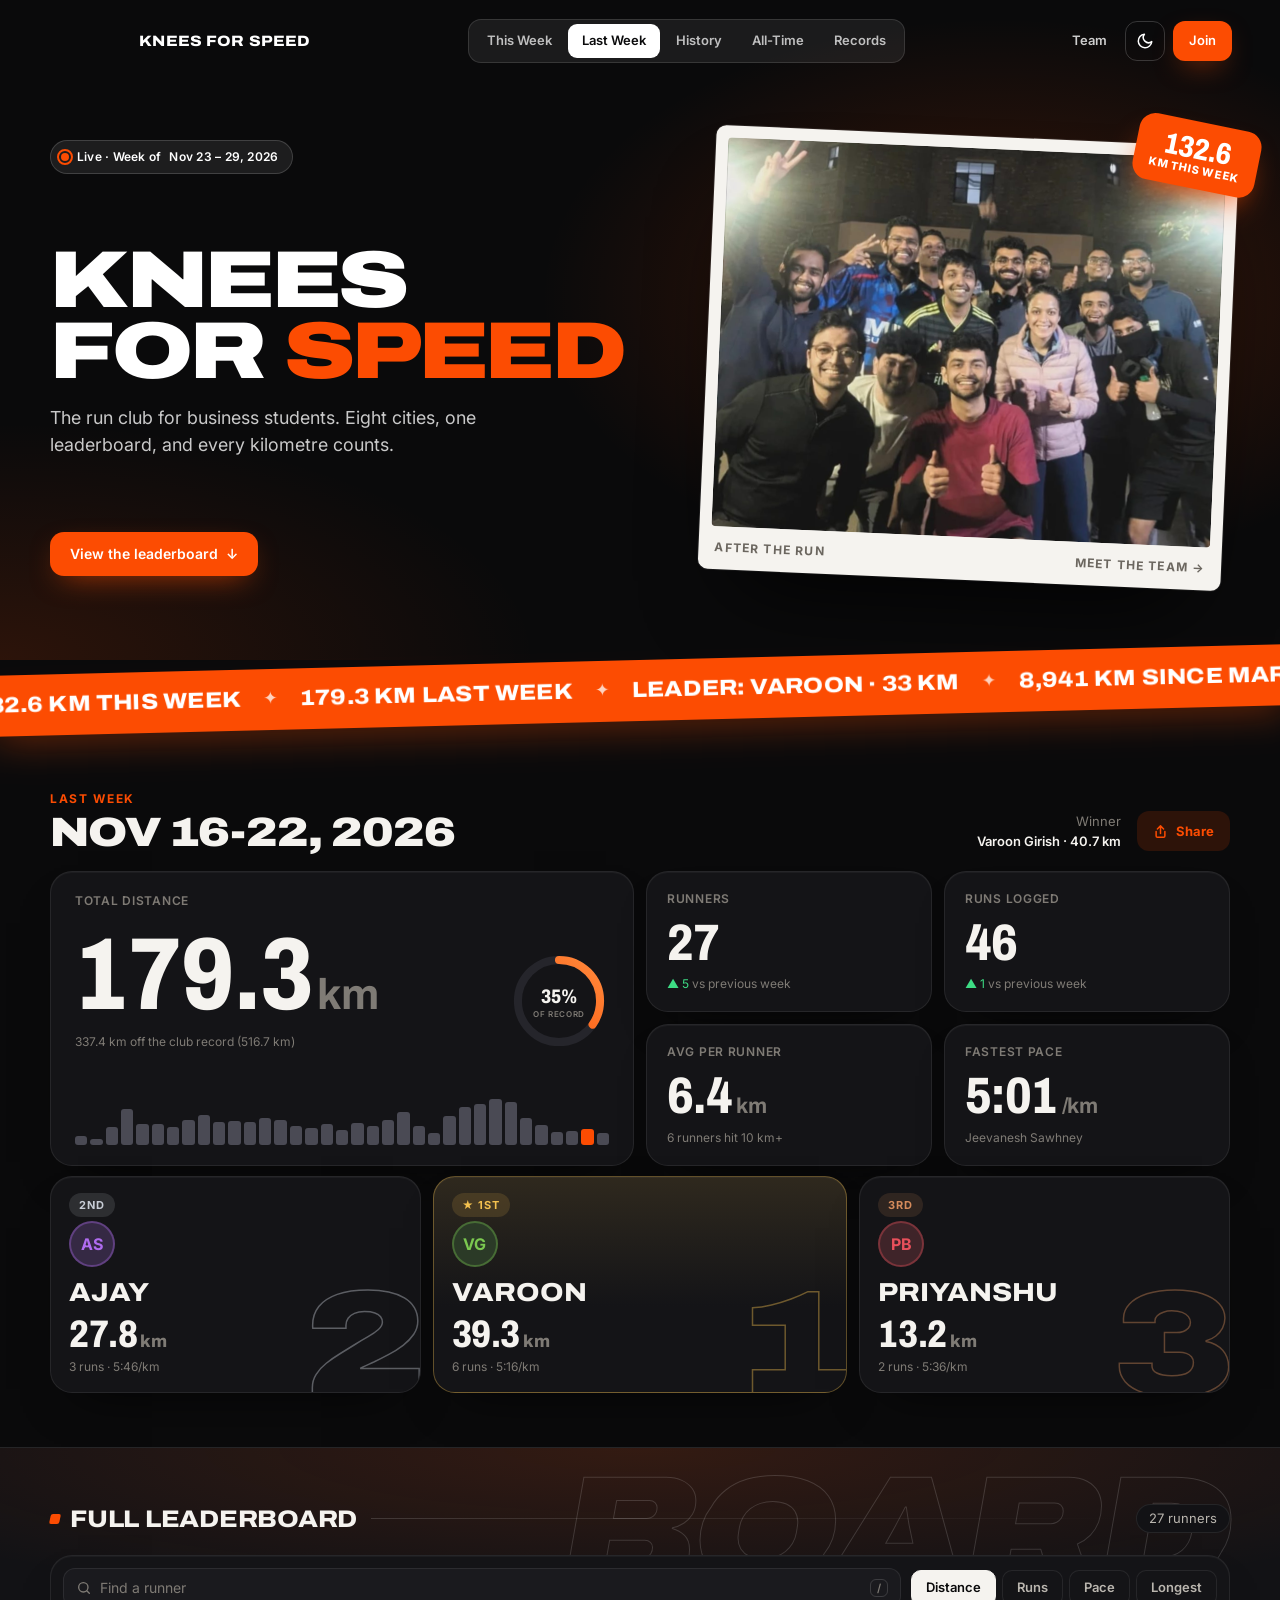
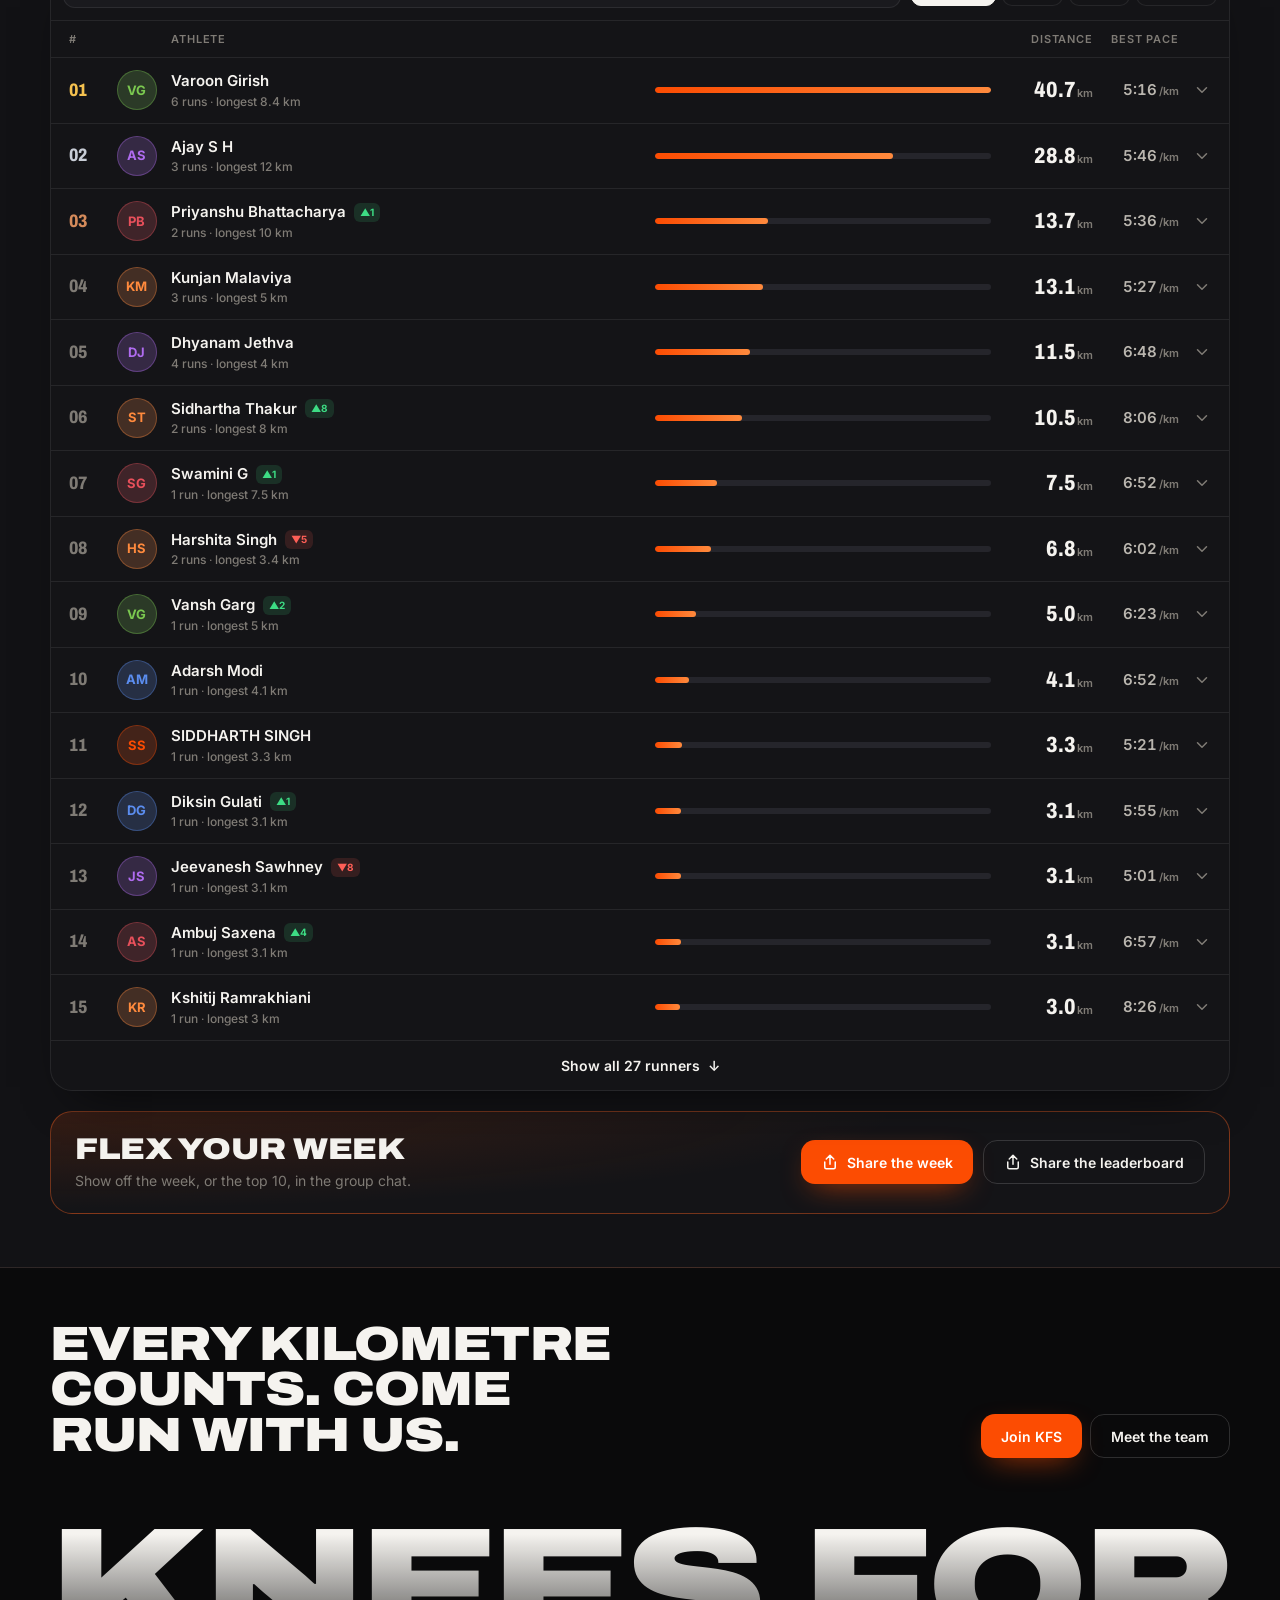
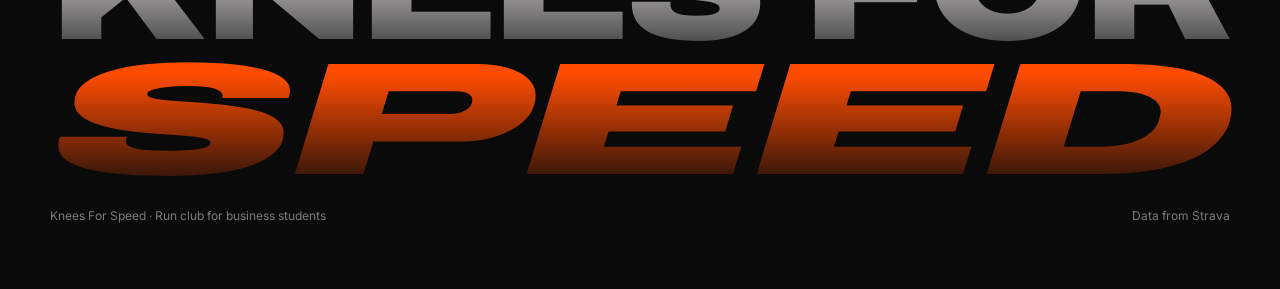
<file: index.html>
<!DOCTYPE html>
<html lang="en" data-theme="dark">
<head>
<meta charset="UTF-8">
<meta name="viewport" content="width=device-width, initial-scale=1.0, viewport-fit=cover">
<title>Knees For Speed – Leaderboard</title>
<meta name="description" content="Knees For Speed: the run club for business students. Weekly leaderboard, club records and all-time stats.">
<meta name="theme-color" content="#0A0A0B">
<link rel="icon" type="image/svg+xml" href="assets/brand/kfs-icon.svg">
<link rel="icon" type="image/png" sizes="32x32" href="assets/brand/kfs-icon-32.png">
<link rel="apple-touch-icon" href="assets/brand/kfs-icon-180.png">
<script>try{var t=localStorage.getItem('kfs2-theme');if(t){document.documentElement.dataset.theme=t;if(t==='light'){var m=document.querySelector('meta[name="theme-color"]');if(m)m.content='#F4F1EC'}}}catch(e){}</script>
<script>try{if(!sessionStorage.getItem('kfs2-intro')&&!matchMedia('(prefers-reduced-motion: reduce)').matches){document.documentElement.classList.add('intro');setTimeout(function(){document.documentElement.classList.remove('intro','intro-leaving')},8000)}}catch(e){}</script>
<!-- Google Analytics: only on the real domain, so localhost previews don't skew stats -->
<script>
  if (location.hostname.endsWith('kneesforspeed.com')) {
    var s = document.createElement('script'); s.async = true; s.src = 'https://www.googletagmanager.com/gtag/js?id=G-J4LDVH8261'; document.head.appendChild(s);
    window.dataLayer = window.dataLayer || [];
    function gtag(){dataLayer.push(arguments);}
    gtag('js', new Date()); gtag('config', 'G-J4LDVH8261');
  }
</script>
<meta property="og:title" content="Knees For Speed – Weekly Leaderboard">
<meta property="og:description" content="Run club for business students. See this week's rankings.">
<meta property="og:image" content="https://github.com/user-attachments/assets/1ad6ab01-41c3-4ac3-8b93-d60dc85ade84">
<meta property="og:url" content="https://kneesforspeed.com">
<meta property="og:type" content="website">
<link rel="preconnect" href="https://fonts.googleapis.com">
<link rel="preconnect" href="https://fonts.gstatic.com" crossorigin>
<link href="https://fonts.googleapis.com/css2?family=Archivo:ital,wdth,wght@0,62..125,400..900;1,62..125,400..900&family=Inter:wght@400;500;600;700&display=swap" rel="stylesheet">
<link rel="stylesheet" href="assets/kfs2.css?v=20261011b">
</head>
<body>
<!-- intro: logo reveal that flies into the nav (assets/intro.js); shown once per visit -->
<div class="intro-screen" aria-hidden="true">
  <div class="intro-lines"><i></i><i></i><i></i><i></i><i></i></div>
  <div class="intro-stage">
    <div class="intro-mark"><img src="assets/brand/kfs-logo.svg" alt="" width="613" height="201"><span class="intro-streak"></span></div>
    <div class="intro-bar"><i></i></div>
  </div>
</div>
<div class="progress" aria-hidden="true"></div>
<div class="top-blur" aria-hidden="true"><i></i><i></i><i></i></div>

<header class="nav">
  <a class="brand" href="./" data-route="home" aria-label="Knees For Speed home">
    <img class="brand-logo" src="assets/brand/kfs-logo.svg" alt="KFS" width="80" height="26"><span class="brand-word">Knees For Speed</span>
  </a>
  <nav class="tabs" data-tabs role="tablist" aria-label="Leaderboards">
    <span class="tabs-ind" aria-hidden="true"></span>
    <button class="tab" role="tab" data-route="this-week">This Week</button>
    <button class="tab" role="tab" data-route="last-week">Last Week</button>
    <button class="tab" role="tab" data-route="history">History</button>
    <button class="tab" role="tab" data-route="all-time">All-Time</button>
    <button class="tab" role="tab" data-route="records">Records</button>
  </nav>
  <div class="nav-actions">
    <a class="nav-team" href="team.html">Team</a>
    <button class="icon-btn" data-theme-toggle aria-label="Switch light / dark mode" title="Morning run mode">
      <svg class="theme-moon" viewBox="0 0 24 24" fill="none" stroke="currentColor" stroke-width="2" stroke-linecap="round" stroke-linejoin="round"><path d="M21 12.8A9 9 0 1 1 11.2 3a7 7 0 0 0 9.8 9.8z"/></svg>
      <svg class="theme-sun" viewBox="0 0 24 24" fill="none" stroke="currentColor" stroke-width="2" stroke-linecap="round"><circle cx="12" cy="12" r="4"/><path d="M12 2v2M12 20v2M4.9 4.9l1.4 1.4M17.7 17.7l1.4 1.4M2 12h2M20 12h2M4.9 19.1l1.4-1.4M17.7 6.3l1.4-1.4"/></svg>
    </button>
    <button class="btn btn-primary btn-sm magnetic" data-open="join">Join</button>
  </div>
</header>

<section class="hero" aria-label="Knees For Speed">
  <div class="hero-inner">
    <div class="hero-copy">
      <div class="live-chip fade-up" style="--d:.1s"><span class="pulse"></span>Live · Week of <span data-badge></span></div>
      <div class="hero-head">
        <h1 class="hero-title" data-split data-fit-title="196" aria-label="Knees For Speed">
          <span class="line" aria-hidden="true">Knees</span>
          <span class="line" aria-hidden="true">For <span class="accent">Speed</span></span>
        </h1>
        <p class="hero-sub fade-up" style="--d:.7s">The run club for business students. Eight cities, one leaderboard, and every kilometre counts.</p>
      </div>
      <div class="hero-ctas fade-up" style="--d:.85s">
        <a class="btn btn-primary magnetic" href="./" data-route="home">View the leaderboard <span class="arrow">↓</span></a>
      </div>
    </div>
    <figure class="hero-frame">
      <img src="images/hero-group.jpg" alt="Runners from a KFS group run" width="1079" height="841" fetchpriority="high" onerror="this.closest('figure').remove()">
      <figcaption><span>After the run</span><a class="frame-link" href="team.html">Meet the team →</a></figcaption>
      <span class="frame-sticker" data-hero-stat></span>
    </figure>
  </div>
</section>

<div class="marquee" aria-hidden="true"><div class="marquee-track" id="marquee-track"></div></div>

<main class="main" id="main">
  <section class="view" id="view-week" data-view="week" aria-label="This week"></section>
  <section class="view" id="view-last" data-view="last" aria-label="Last week"></section>
  <section class="view" id="view-history" data-view="history" aria-label="History"></section>
  <section class="view" id="view-alltime" data-view="alltime" aria-label="All-time"></section>
  <section class="view" id="view-records" data-view="records" aria-label="Records"></section>
</main>

<footer class="footer">
  <div class="footer-inner">
    <div class="footer-top">
      <div class="footer-cta">Every kilometre counts. Come run with us.</div>
      <div class="footer-links">
        <button class="btn btn-primary magnetic" data-open="join">Join KFS</button>
        <a class="btn btn-ghost" href="team.html">Meet the team</a>
      </div>
    </div>
    <div class="footer-word" aria-hidden="true"><span class="fw-line" data-fit>Knees For</span><span class="fw-line" data-fit="stretch">Speed</span></div>
    <div class="footer-meta"><span>Knees For Speed · Run club for business students</span><span>Data from Strava</span></div>
  </div>
</footer>

<nav class="tabbar" data-tabs role="tablist" aria-label="Leaderboards">
  <span class="tabbar-ind" aria-hidden="true"></span>
  <button class="tb" role="tab" data-route="this-week"><svg viewBox="0 0 24 24" fill="none" stroke="currentColor" stroke-width="1.8" stroke-linecap="round" stroke-linejoin="round"><path d="M13 4a1.5 1.5 0 1 0 3 0 1.5 1.5 0 0 0-3 0M7 21l3-4 2.5 1L14 14l3 2 3-1M9.5 12 11 8l3.5 1.5L17 13M11 8 7 9.5 6 13"/></svg>This week</button>
  <button class="tb" role="tab" data-route="last-week"><svg viewBox="0 0 24 24" fill="none" stroke="currentColor" stroke-width="1.8" stroke-linecap="round" stroke-linejoin="round"><path d="M3 12a9 9 0 1 0 3-6.7L3 8"/><path d="M3 3v5h5M12 7v5l3 2"/></svg>Last week</button>
  <button class="tb" role="tab" data-route="history"><svg viewBox="0 0 24 24" fill="none" stroke="currentColor" stroke-width="1.8" stroke-linecap="round"><path d="M4 20V10M10 20V4M16 20v-8M22 20H2"/></svg>History</button>
  <button class="tb" role="tab" data-route="all-time"><svg viewBox="0 0 24 24" fill="none" stroke="currentColor" stroke-width="1.8" stroke-linecap="round" stroke-linejoin="round"><circle cx="12" cy="12" r="9"/><path d="M3 12h18M12 3a14 14 0 0 1 0 18M12 3a14 14 0 0 0 0 18"/></svg>All-time</button>
  <button class="tb" role="tab" data-route="records"><svg viewBox="0 0 24 24" fill="none" stroke="currentColor" stroke-width="1.8" stroke-linecap="round" stroke-linejoin="round"><path d="M8 21h8M12 17v4M7 4h10v5a5 5 0 0 1-10 0V4zM17 6h3v1a3 3 0 0 1-3 3M7 6H4v1a3 3 0 0 0 3 3"/></svg>Records</button>
</nav>

<div class="sheet-overlay" id="join" role="dialog" aria-modal="true" aria-labelledby="join-title">
  <div class="sheet" tabindex="-1">
    <div class="sheet-grab" aria-hidden="true"></div>
    <button class="icon-btn sheet-close" data-close aria-label="Close"><svg viewBox="0 0 24 24" fill="none" stroke="currentColor" stroke-width="2" stroke-linecap="round"><path d="M18 6 6 18M6 6l12 12"/></svg></button>
    <div class="sheet-title" id="join-title">Join KFS</div>
    <div class="sheet-sub">Business school run club · 8 cities · growing weekly</div>
    <a class="join-opt" href="https://strava.app.link/9Sa62cOuVYb" target="_blank" rel="noopener" style="--c:#FC4C02">
      <span class="join-ico"><svg viewBox="0 0 24 24" fill="#FC4C02"><path d="M15.387 17.944l-2.089-4.116h-3.065L15.387 24l5.15-10.172h-3.066m-7.008-5.599l2.836 5.598h4.172L10.463 0l-7 13.828h4.169"/></svg></span>
      <span class="join-txt"><b>Join the leaderboard</b><span>Follow KFS on Strava. Your runs get tracked automatically.</span></span>
      <span class="join-arrow">→</span>
    </a>
    <a class="join-opt" href="https://chat.whatsapp.com/DvPdRcacuMw9NPap6H95aM?mode=hqrt3" target="_blank" rel="noopener" style="--c:#25D366">
      <span class="join-ico"><svg viewBox="0 0 24 24" fill="#25D366"><path d="M17.472 14.382c-.297-.149-1.758-.867-2.03-.967-.273-.099-.471-.148-.67.15-.197.297-.767.966-.94 1.164-.173.199-.347.223-.644.075-.297-.15-1.255-.463-2.39-1.475-.883-.788-1.48-1.761-1.653-2.059-.173-.297-.018-.458.13-.606.134-.133.298-.347.446-.52.149-.174.198-.298.298-.497.099-.198.05-.371-.025-.52-.075-.149-.669-1.612-.916-2.207-.242-.579-.487-.5-.669-.51-.173-.008-.371-.01-.57-.01-.198 0-.52.074-.792.372-.272.297-1.04 1.016-1.04 2.479 0 1.462 1.065 2.875 1.213 3.074.149.198 2.096 3.2 5.077 4.487.709.306 1.262.489 1.694.625.712.227 1.36.195 1.871.118.571-.085 1.758-.719 2.006-1.413.248-.694.248-1.289.173-1.413-.074-.124-.272-.198-.57-.347m-5.421 7.403h-.004a9.87 9.87 0 01-5.031-1.378l-.361-.214-3.741.982.998-3.648-.235-.374a9.86 9.86 0 01-1.51-5.26c.001-5.45 4.436-9.884 9.888-9.884 2.64 0 5.122 1.03 6.988 2.898a9.825 9.825 0 012.893 6.994c-.003 5.45-4.437 9.884-9.885 9.884m8.413-18.297A11.815 11.815 0 0012.05 0C5.495 0 .16 5.335.157 11.892c0 2.096.547 4.142 1.588 5.945L.057 24l6.305-1.654a11.882 11.882 0 005.683 1.448h.005c6.554 0 11.89-5.335 11.893-11.893a11.821 11.821 0 00-3.48-8.413z"/></svg></span>
      <span class="join-txt"><b>Weekly updates</b><span>WhatsApp community for leaderboard drops and run chat.</span></span>
      <span class="join-arrow">→</span>
    </a>
    <a class="join-opt" href="https://www.instagram.com/knees_for_speed_" target="_blank" rel="noopener" style="--c:#E1306C">
      <span class="join-ico"><svg viewBox="0 0 24 24" fill="#E1306C"><path d="M12 2.163c3.204 0 3.584.012 4.85.07 3.252.148 4.771 1.691 4.919 4.919.058 1.265.069 1.645.069 4.849 0 3.205-.012 3.584-.069 4.849-.149 3.225-1.664 4.771-4.919 4.919-1.266.058-1.644.07-4.85.07-3.204 0-3.584-.012-4.849-.07-3.26-.149-4.771-1.699-4.919-4.92-.058-1.265-.07-1.644-.07-4.849 0-3.204.013-3.583.07-4.849.149-3.227 1.664-4.771 4.919-4.919 1.266-.057 1.645-.069 4.849-.069zm0-2.163c-3.259 0-3.667.014-4.947.072-4.358.2-6.78 2.618-6.98 6.98-.059 1.281-.073 1.689-.073 4.948 0 3.259.014 3.668.072 4.948.2 4.358 2.618 6.78 6.98 6.98 1.281.058 1.689.072 4.948.072 3.259 0 3.668-.014 4.948-.072 4.354-.2 6.782-2.618 6.979-6.98.059-1.28.073-1.689.073-4.948 0-3.259-.014-3.667-.072-4.947-.196-4.354-2.617-6.78-6.979-6.98-1.281-.059-1.69-.073-4.949-.073zm0 5.838c-3.403 0-6.162 2.759-6.162 6.162s2.759 6.163 6.162 6.163 6.162-2.759 6.162-6.163c0-3.403-2.759-6.162-6.162-6.162zm0 10.162c-2.209 0-4-1.79-4-4 0-2.209 1.791-4 4-4s4 1.791 4 4c0 2.21-1.791 4-4 4zm6.406-11.845c-.796 0-1.441.645-1.441 1.44s.645 1.44 1.441 1.44c.795 0 1.439-.645 1.439-1.44s-.644-1.44-1.439-1.44z"/></svg></span>
      <span class="join-txt"><b>Run stories &amp; content</b><span>Run posts, race recaps and club life on Instagram.</span></span>
      <span class="join-arrow">→</span>
    </a>
  </div>
</div>

<!-- share sheet: preview of the week's share card (assets/share.js) -->
<div class="sheet-overlay" id="share" role="dialog" aria-modal="true" aria-labelledby="share-title">
  <div class="sheet share-sheet" tabindex="-1">
    <div class="sheet-grab" aria-hidden="true"></div>
    <button class="icon-btn sheet-close" data-close aria-label="Close"><svg viewBox="0 0 24 24" fill="none" stroke="currentColor" stroke-width="2" stroke-linecap="round"><path d="M18 6 6 18M6 6l12 12"/></svg></button>
    <div class="sheet-title" id="share-title">Flex your week</div>
    <div class="sheet-sub" data-share-sub>Post it, save it, or share it to the family group chat.</div>
    <div class="seg share-seg" role="group" aria-label="Which image" data-share-seg hidden></div>
    <div class="share-preview">
      <button class="icon-btn share-arrow prev" type="button" data-style-prev aria-label="Previous design"><svg viewBox="0 0 24 24" fill="none" stroke="currentColor" stroke-width="2" stroke-linecap="round" stroke-linejoin="round"><path d="m15 18-6-6 6-6"/></svg></button>
      <img data-share-img alt="" draggable="false">
      <button class="icon-btn share-arrow next" type="button" data-style-next aria-label="Next design"><svg viewBox="0 0 24 24" fill="none" stroke="currentColor" stroke-width="2" stroke-linecap="round" stroke-linejoin="round"><path d="m9 18 6-6-6-6"/></svg></button>
    </div>
    <div class="share-pager"><span class="share-dots" data-style-dots></span><span data-style-name aria-live="polite"></span></div>
    <div class="share-actions">
      <button class="btn btn-primary" data-share-native hidden><svg viewBox="0 0 24 24" fill="none" stroke="currentColor" stroke-width="2" stroke-linecap="round" stroke-linejoin="round"><path d="M12 3v12M7 8l5-5 5 5"/><path d="M5 12v7a2 2 0 0 0 2 2h10a2 2 0 0 0 2-2v-7"/></svg>Share</button>
      <button class="btn btn-ghost" data-share-save><svg viewBox="0 0 24 24" fill="none" stroke="currentColor" stroke-width="2" stroke-linecap="round" stroke-linejoin="round"><path d="M12 3v12M7 10l5 5 5-5"/><path d="M5 21h14"/></svg>Save</button>
      <button class="btn btn-ghost" data-share-copy hidden><svg viewBox="0 0 24 24" fill="none" stroke="currentColor" stroke-width="2" stroke-linecap="round" stroke-linejoin="round"><rect x="9" y="9" width="12" height="12" rx="2"/><path d="M5 15V5a2 2 0 0 1 2-2h10"/></svg>Copy</button>
    </div>
    <div class="share-note" data-share-note role="status"></div>
  </div>
</div>

<!-- Data anchors kept in the exact shape scripts/update_leaderboard.py expects
     (week badge + one card per archived week). Hidden; the app reads them. -->
<div id="data-src" hidden>
  <div class="week-badge"><span>Nov 23 – 29, 2026</span></div>
  <!-- hist-source:start -->
    <!-- Week of Oct 5 – 11, 2026 -->
    <!-- Week of Oct 12 – 18, 2026 -->
    <!-- Week of Oct 19 – 25, 2026 -->
    <!-- Week of Oct 26 – Nov 1, 2026 -->
    <!-- Week of Nov 2 – 8, 2026 -->
    <!-- Week of Nov 9 – 15, 2026 -->
    <!-- Week of Nov 16 – 22, 2026 -->
    <div class="hist-week-card" id="hist-week-nov16">
      <div class="hist-week-header" onclick="toggleHistWeek('hist-week-nov16')">
        <div>
          <div class="hist-week-title">Nov 16 – 22, 2026</div>
          <div class="hist-week-meta">
            <span><strong>27</strong> runners</span>
            <span><strong>179.3</strong> km total</span>
            <span><strong>46</strong> runs</span>
          </div>
        </div>
        <span class="hist-chevron">▼</span>
      </div>
      <div class="hist-week-body">
        <div class="board" style="border:none;border-radius:0">
          <div class="board-header">
            <span></span><span>Athlete</span><span>Distance</span>
            <span>Pace</span><span class="col-elev">Elev.</span>
          </div>
          <div id="hist-body-nov16"></div>
        </div>
      </div>
    </div>

    <div class="hist-week-card" id="hist-week-nov9">
      <div class="hist-week-header" onclick="toggleHistWeek('hist-week-nov9')">
        <div>
          <div class="hist-week-title">Nov 9 – 15, 2026</div>
          <div class="hist-week-meta">
            <span><strong>22</strong> runners</span>
            <span><strong>156.1</strong> km total</span>
            <span><strong>45</strong> runs</span>
          </div>
        </div>
        <span class="hist-chevron">▼</span>
      </div>
      <div class="hist-week-body">
        <div class="board" style="border:none;border-radius:0">
          <div class="board-header">
            <span></span><span>Athlete</span><span>Distance</span>
            <span>Pace</span><span class="col-elev">Elev.</span>
          </div>
          <div id="hist-body-nov9"></div>
        </div>
      </div>
    </div>

    <div class="hist-week-card" id="hist-week-nov2">
      <div class="hist-week-header" onclick="toggleHistWeek('hist-week-nov2')">
        <div>
          <div class="hist-week-title">Nov 2 – 8, 2026</div>
          <div class="hist-week-meta">
            <span><strong>17</strong> runners</span>
            <span><strong>137.7</strong> km total</span>
            <span><strong>31</strong> runs</span>
          </div>
        </div>
        <span class="hist-chevron">▼</span>
      </div>
      <div class="hist-week-body">
        <div class="board" style="border:none;border-radius:0">
          <div class="board-header">
            <span></span><span>Athlete</span><span>Distance</span>
            <span>Pace</span><span class="col-elev">Elev.</span>
          </div>
          <div id="hist-body-nov2"></div>
        </div>
      </div>
    </div>

    <div class="hist-week-card" id="hist-week-oct26">
      <div class="hist-week-header" onclick="toggleHistWeek('hist-week-oct26')">
        <div>
          <div class="hist-week-title">Oct 26 – Nov 1, 2026</div>
          <div class="hist-week-meta">
            <span><strong>27</strong> runners</span>
            <span><strong>222.9</strong> km total</span>
            <span><strong>51</strong> runs</span>
          </div>
        </div>
        <span class="hist-chevron">▼</span>
      </div>
      <div class="hist-week-body">
        <div class="board" style="border:none;border-radius:0">
          <div class="board-header">
            <span></span><span>Athlete</span><span>Distance</span>
            <span>Pace</span><span class="col-elev">Elev.</span>
          </div>
          <div id="hist-body-oct26"></div>
        </div>
      </div>
    </div>

    <div class="hist-week-card" id="hist-week-oct19">
      <div class="hist-week-header" onclick="toggleHistWeek('hist-week-oct19')">
        <div>
          <div class="hist-week-title">Oct 19 – 25, 2026</div>
          <div class="hist-week-meta">
            <span><strong>29</strong> runners</span>
            <span><strong>297.9</strong> km total</span>
            <span><strong>60</strong> runs</span>
          </div>
        </div>
        <span class="hist-chevron">▼</span>
      </div>
      <div class="hist-week-body">
        <div class="board" style="border:none;border-radius:0">
          <div class="board-header">
            <span></span><span>Athlete</span><span>Distance</span>
            <span>Pace</span><span class="col-elev">Elev.</span>
          </div>
          <div id="hist-body-oct19"></div>
        </div>
      </div>
    </div>

    <div class="hist-week-card" id="hist-week-oct12">
      <div class="hist-week-header" onclick="toggleHistWeek('hist-week-oct12')">
        <div>
          <div class="hist-week-title">Oct 12 – 18, 2026</div>
          <div class="hist-week-meta">
            <span><strong>46</strong> runners</span>
            <span><strong>480.7</strong> km total</span>
            <span><strong>102</strong> runs</span>
          </div>
        </div>
        <span class="hist-chevron">▼</span>
      </div>
      <div class="hist-week-body">
        <div class="board" style="border:none;border-radius:0">
          <div class="board-header">
            <span></span><span>Athlete</span><span>Distance</span>
            <span>Pace</span><span class="col-elev">Elev.</span>
          </div>
          <div id="hist-body-oct12"></div>
        </div>
      </div>
    </div>

    <div class="hist-week-card" id="hist-week-oct5">
      <div class="hist-week-header" onclick="toggleHistWeek('hist-week-oct5')">
        <div>
          <div class="hist-week-title">Oct 5 – 11, 2026</div>
          <div class="hist-week-meta">
            <span><strong>48</strong> runners</span>
            <span><strong>516.7</strong> km total</span>
            <span><strong>121</strong> runs</span>
          </div>
        </div>
        <span class="hist-chevron">▼</span>
      </div>
      <div class="hist-week-body">
        <div class="board" style="border:none;border-radius:0">
          <div class="board-header">
            <span></span><span>Athlete</span><span>Distance</span>
            <span>Pace</span><span class="col-elev">Elev.</span>
          </div>
          <div id="hist-body-oct5"></div>
        </div>
      </div>
    </div>

    <div class="hist-week-card" id="hist-week-sep28"><div class="hist-week-title">Sep 28 – Oct 4, 2026</div></div>
    <div class="hist-week-card" id="hist-week-sep21"><div class="hist-week-title">Sep 21 – 27, 2026</div></div>
    <div class="hist-week-card" id="hist-week-sep14"><div class="hist-week-title">Sep 14 – 20, 2026</div></div>
    <div class="hist-week-card" id="hist-week-sep7"><div class="hist-week-title">Sep 7 – 13, 2026</div></div>
    <div class="hist-week-card" id="hist-week-aug24"><div class="hist-week-title">Aug 24 – 30, 2026</div></div>
    <div class="hist-week-card" id="hist-week-aug17"><div class="hist-week-title">Aug 17 – 23, 2026</div></div>
    <div class="hist-week-card" id="hist-week-aug10"><div class="hist-week-title">Aug 10 – 16, 2026</div></div>
    <div class="hist-week-card" id="hist-week-aug3"><div class="hist-week-title">Aug 3 – 9, 2026</div></div>
    <div class="hist-week-card" id="hist-week-jul27"><div class="hist-week-title">Jul 27 – Aug 2, 2026</div></div>
    <div class="hist-week-card" id="hist-week-jul20"><div class="hist-week-title">Jul 20 – 26, 2026</div></div>
    <div class="hist-week-card" id="hist-week-jul13"><div class="hist-week-title">Jul 13 – 19, 2026</div></div>
    <div class="hist-week-card" id="hist-week-jul6"><div class="hist-week-title">Jul 6 – 12, 2026</div></div>
    <div class="hist-week-card" id="hist-week-jun29"><div class="hist-week-title">Jun 29 – Jul 5, 2026</div></div>
    <div class="hist-week-card" id="hist-week-jun22"><div class="hist-week-title">Jun 22 – 28, 2026</div></div>
    <div class="hist-week-card" id="hist-week-jun15"><div class="hist-week-title">Jun 15 – 21, 2026</div></div>
    <div class="hist-week-card" id="hist-week-jun8"><div class="hist-week-title">Jun 8 – 14, 2026</div></div>
    <div class="hist-week-card" id="hist-week-jun1"><div class="hist-week-title">Jun 1 – 7, 2026</div></div>
    <div class="hist-week-card" id="hist-week-may25"><div class="hist-week-title">May 25 – 31, 2026</div></div>
    <div class="hist-week-card" id="hist-week-may18"><div class="hist-week-title">May 18 – 24, 2026</div></div>
    <div class="hist-week-card" id="hist-week-may11"><div class="hist-week-title">May 11 – 17, 2026</div></div>
    <div class="hist-week-card" id="hist-week-may4"><div class="hist-week-title">May 4 – 10, 2026</div></div>
    <div class="hist-week-card" id="hist-week-apr27"><div class="hist-week-title">Apr 27 – May 3, 2026</div></div>
    <div class="hist-week-card" id="hist-week-apr20"><div class="hist-week-title">Apr 20 – 26, 2026</div></div>
    <div class="hist-week-card" id="hist-week-apr13"><div class="hist-week-title">Apr 13 – 19, 2026</div></div>
    <div class="hist-week-card" id="hist-week-apr6"><div class="hist-week-title">Apr 6 – 12, 2026</div></div>
    <div class="hist-week-card" id="hist-week-mar30"><div class="hist-week-title">Mar 30 – Apr 5, 2026</div></div>
    <div class="hist-week-card" id="hist-week-mar23"><div class="hist-week-title">Mar 23 – 29, 2026</div></div>  <!-- hist-source:end -->
</div>

<script>
const hofData = {
  speed: {
    "5K":  [{name:"Sidharth Nair",time:1239,timeStr:"20:39",pace:"4:07/km",attempts:[{timeStr:"20:39",pace:"4:07/km"},{timeStr:"21:58",pace:"4:23/km"},{timeStr:"22:32",pace:"4:29/km"},{timeStr:"23:39",pace:"4:43/km"},{timeStr:"23:47",pace:"4:45/km"}]},{name:"Swamini G",time:1359,timeStr:"22:39",pace:"4:31/km",attempts:[{timeStr:"22:39",pace:"4:31/km"},{timeStr:"26:03",pace:"5:12/km"},{timeStr:"29:18",pace:"5:50/km"},{timeStr:"31:13",pace:"6:11/km"},{timeStr:"32:28",pace:"6:28/km"}]},{name:"Bhargav Kumare",time:1380,timeStr:"23:00",pace:"4:36/km",attempts:[{timeStr:"23:00",pace:"4:36/km"},{timeStr:"24:00",pace:"4:48/km"},{timeStr:"26:36",pace:"5:05/km"},{timeStr:"27:00",pace:"4:49/km"},{timeStr:"39:35",pace:"7:55/km"}]},{name:"Abhishek Singh",time:1410,timeStr:"23:30",pace:"4:42/km",attempts:[{timeStr:"23:30",pace:"4:42/km"},{timeStr:"23:47",pace:"4:42/km"},{timeStr:"24:09",pace:"4:38/km"},{timeStr:"24:17",pace:"4:50/km"},{timeStr:"24:23",pace:"4:51/km"}]},{name:"varoon girish",time:1464,timeStr:"24:24",pace:"4:51/km",attempts:[{timeStr:"24:24",pace:"4:51/km"},{timeStr:"24:39",pace:"4:55/km"},{timeStr:"26:30",pace:"5:17/km"},{timeStr:"26:49",pace:"5:21/km"},{timeStr:"34:22",pace:"6:39/km"}]},{name:"Aditya Mudgal",time:1483,timeStr:"24:43",pace:"4:55/km",attempts:[{timeStr:"24:43",pace:"4:55/km"},{timeStr:"26:31",pace:"5:15/km"},{timeStr:"27:31",pace:"5:29/km"},{timeStr:"27:42",pace:"5:30/km"},{timeStr:"29:37",pace:"5:51/km"}]},{name:"Raj Thakrar",time:1497,timeStr:"24:57",pace:"4:59/km",attempts:[{timeStr:"24:57",pace:"4:59/km"},{timeStr:"26:57",pace:"5:23/km"},{timeStr:"31:50",pace:"6:21/km"},{timeStr:"31:52",pace:"6:22/km"},{timeStr:"32:24",pace:"6:24/km"}]},{name:"Jeevanesh Sawhney",time:1498,timeStr:"24:58",pace:"4:59/km",attempts:[{timeStr:"24:58",pace:"4:59/km"},{timeStr:"26:24",pace:"5:15/km"},{timeStr:"28:09",pace:"5:28/km"},{timeStr:"30:08",pace:"6:00/km"}]}],
    "10K": [{name:"Sidharth Nair",time:2866,timeStr:"47:46",pace:"4:46/km",attempts:[{timeStr:"47:46",pace:"4:46/km"},{timeStr:"49:23",pace:"4:55/km"},{timeStr:"49:42",pace:"4:57/km"},{timeStr:"49:51",pace:"4:58/km"},{timeStr:"52:10",pace:"5:12/km"}]},{name:"Abhishek Singh",time:2905,timeStr:"48:25",pace:"4:50/km",attempts:[{timeStr:"48:25",pace:"4:50/km"},{timeStr:"50:14",pace:"5:13/km"},{timeStr:"57:41",pace:"5:41/km"},{timeStr:"1:02:52",pace:"6:10/km"}]},{name:"Rishendra Chauhan",time:3128,timeStr:"52:08",pace:"5:12/km",attempts:[{timeStr:"52:08",pace:"5:12/km"},{timeStr:"54:49",pace:"5:28/km"},{timeStr:"55:38",pace:"5:33/km"},{timeStr:"56:07",pace:"5:36/km"},{timeStr:"1:00:00",pace:"5:59/km"}]},{name:"Bhargav Kumare",time:3233,timeStr:"53:53",pace:"5:22/km",attempts:[{timeStr:"53:53",pace:"5:22/km"},{timeStr:"55:22",pace:"5:31/km"},{timeStr:"57:14",pace:"5:43/km"},{timeStr:"58:02",pace:"5:47/km"},{timeStr:"59:20",pace:"5:54/km"}]},{name:"Niranjan Neelakantan",time:3317,timeStr:"55:17",pace:"5:31/km",attempts:[{timeStr:"55:17",pace:"5:31/km"},{timeStr:"1:00:37",pace:"6:03/km"},{timeStr:"1:01:10",pace:"6:02/km"},{timeStr:"1:05:40",pace:"6:33/km"}]},{name:"Priyanshu Bhattacharya",time:3366,timeStr:"56:06",pace:"5:36/km",attempts:[{timeStr:"56:06",pace:"5:36/km"}]},{name:"Jeevanesh Sawhney",time:3401,timeStr:"56:41",pace:"5:30/km",attempts:[{timeStr:"56:41",pace:"5:30/km"}]},{name:"Raj Thakrar",time:3416,timeStr:"56:56",pace:"5:41/km",attempts:[{timeStr:"56:56",pace:"5:41/km"},{timeStr:"1:00:00",pace:"6:00/km"},{timeStr:"2:18:00",pace:"13:24/km"}]}],
    "21K": [{name:"Sidharth Nair",time:5901,timeStr:"1:38:21",pace:"4:33/km",attempts:[{timeStr:"1:38:21",pace:"4:33/km"},{timeStr:"1:41:42",pace:"4:49/km"},{timeStr:"1:44:23",pace:"4:56/km"},{timeStr:"1:47:32",pace:"5:05/km"},{timeStr:"1:57:49",pace:"5:34/km"}]},{name:"varoon girish",time:6859,timeStr:"1:54:19",pace:"5:20/km",attempts:[{timeStr:"1:54:19",pace:"5:20/km"}]},{name:"Rishendra Chauhan",time:7226,timeStr:"2:00:26",pace:"5:42/km",attempts:[{timeStr:"2:00:26",pace:"5:42/km"}]},{name:"Ashok Kumar",time:7537,timeStr:"2:05:37",pace:"5:57/km",attempts:[{timeStr:"2:05:37",pace:"5:57/km"}]},{name:"Bhargav Kumare",time:8095,timeStr:"2:14:55",pace:"6:23/km",attempts:[{timeStr:"2:14:55",pace:"6:23/km"}]},{name:"Rachit Mittal",time:8149,timeStr:"2:15:49",pace:"6:20/km",attempts:[{timeStr:"2:15:49",pace:"6:20/km"}]},{name:"Anurup De",time:8409,timeStr:"2:20:09",pace:"6:31/km",attempts:[{timeStr:"2:20:09",pace:"6:31/km"},{timeStr:"2:41:21",pace:"7:37/km"}]},{name:"Swamini G",time:8467,timeStr:"2:21:07",pace:"6:37/km",attempts:[{timeStr:"2:21:07",pace:"6:37/km"}]}],
    "42K": [{name:"Bhargav Kumare",time:17431,timeStr:"4:50:31",pace:"6:38/km",attempts:[{timeStr:"4:50:31",pace:"6:38/km"}]}]
  },
  individual: {
    longestRun:   [{name:"Bhargav Kumare",val:43.8},{name:"Mihir Pandit",val:27.4},{name:"Sakha Ghotekar",val:23.0}],
    mostKmWeek:   [{name:"varoon girish",val:75.6,week:"Oct 19 – 25, 2026"},{name:"Swadit Chandan",val:52.0,week:"Sep 28 – Oct 4, 2026"},{name:"Bhargav Kumare",val:50.3,week:"Apr 6 – 12, 2026"}],
    mostRunsWeek: [{name:"Devansh Sukhani",val:9,week:"Jun 29 – Jul 5, 2026"},{name:"Saksham G",val:9,week:"Jun 1 – 7, 2026"},{name:"varoon girish",val:8,week:"Oct 19 – 25, 2026"}],
    mostWeeks:    [{name:"Ashok Kumar",val:28},{name:"Rishendra Chauhan",val:26},{name:"Srijan Shrey",val:24}]
  },
  club: {
    bestWeekKm:  {val:516.7,runners:48,week:"Oct 5 – 11, 2026"},
    mostRunners: {val:48,km:516.7,week:"Oct 5 – 11, 2026"}
  }
};
const athletes = [
  { name: "varoon girish", distance: 33.0, runs: 4, longest: 10.2, pace: "5:34", paceVal: 334, avgPace: "5:48", avgPaceVal: 348, elev: "111m", color: "#FC4C02" },
  { name: "Kaushik Karmarkar", distance: 16.8, runs: 1, longest: 16.8, pace: "9:21", paceVal: 561, avgPace: "9:21", avgPaceVal: 561, elev: "272m", color: "#e05c00" },
  { name: "Jeevanesh Sawhney", distance: 14.2, runs: 4, longest: 5.0, pace: "4:52", paceVal: 292, avgPace: "5:05", avgPaceVal: 305, elev: "41m", color: "#d45a00" },
  { name: "Rishendra Chauhan", distance: 8.1, runs: 2, longest: 4.1, pace: "7:18", paceVal: 438, avgPace: "7:20", avgPaceVal: 440, elev: "--", color: "#c85500" },
  { name: "Sarthak Choudhary", distance: 8.0, runs: 2, longest: 4.4, pace: "5:41", paceVal: 341, avgPace: "6:19", avgPaceVal: 379, elev: "22m", color: "#bc5000" },
  { name: "Kunjan Malaviya", distance: 7.3, runs: 2, longest: 5.1, pace: "4:58", paceVal: 298, avgPace: "5:25", avgPaceVal: 325, elev: "24m", color: "#b04b00" },
  { name: "Athul Narayanan", distance: 5.6, runs: 1, longest: 5.6, pace: "5:52", paceVal: 352, avgPace: "5:52", avgPaceVal: 352, elev: "18m", color: "#a44600" },
  { name: "Kshitij Ramrakhiani", distance: 5.0, runs: 1, longest: 5.0, pace: "7:12", paceVal: 432, avgPace: "7:12", avgPaceVal: 432, elev: "18m", color: "#984100" },
  { name: "avaneesh d", distance: 5.0, runs: 1, longest: 5.0, pace: "7:44", paceVal: 464, avgPace: "7:44", avgPaceVal: 464, elev: "15m", color: "#8c3c00" },
  { name: "ANUBHAV SINGHAL", distance: 4.9, runs: 3, longest: 2.1, pace: "6:31", paceVal: 391, avgPace: "7:28", avgPaceVal: 448, elev: "12m", color: "#803700" },
  { name: "Abhishek Singh", distance: 4.5, runs: 1, longest: 4.5, pace: "5:39", paceVal: 339, avgPace: "5:39", avgPaceVal: 339, elev: "54m", color: "#7a3200" },
  { name: "Harshita Singh", distance: 4.0, runs: 1, longest: 4.0, pace: "6:20", paceVal: 380, avgPace: "6:20", avgPaceVal: 380, elev: "15m", color: "#742d00" },
  { name: "Srijan Shrey", distance: 3.3, runs: 1, longest: 3.3, pace: "5:41", paceVal: 341, avgPace: "5:41", avgPaceVal: 341, elev: "11m", color: "#6e2800" },
  { name: "Utsav Wadhwa", distance: 3.0, runs: 1, longest: 3.0, pace: "6:29", paceVal: 389, avgPace: "6:29", avgPaceVal: 389, elev: "--", color: "#682300" },
  { name: "Samaksh Dhingra", distance: 2.5, runs: 1, longest: 2.5, pace: "6:15", paceVal: 375, avgPace: "6:15", avgPaceVal: 375, elev: "10m", color: "#621e00" },
  { name: "Sujal Pruthi", distance: 2.3, runs: 1, longest: 2.3, pace: "7:01", paceVal: 421, avgPace: "7:01", avgPaceVal: 421, elev: "--", color: "#5c1900" },
  { name: "Sumit Yadav", distance: 2.1, runs: 2, longest: 1.8, pace: "6:38", paceVal: 398, avgPace: "6:49", avgPaceVal: 409, elev: "12m", color: "#561500" },
  { name: "Ajay S H", distance: 1.5, runs: 1, longest: 1.5, pace: "6:21", paceVal: 381, avgPace: "6:21", avgPaceVal: 381, elev: "2m", color: "#501100" },
  { name: "Shivansh Agarwal", distance: 1.0, runs: 1, longest: 1.0, pace: "5:24", paceVal: 324, avgPace: "5:24", avgPaceVal: 324, elev: "4m", color: "#4a0e00" },
  { name: "Prabhveer Singh Khurana", distance: 0.5, runs: 1, longest: 0.5, pace: "6:04", paceVal: 364, avgPace: "6:04", avgPaceVal: 364, elev: "--", color: "#440b00" }
];

const prevAthletes = ["varoon girish", "Kaushik Karmarkar", "Jeevanesh Sawhney", "Rishendra Chauhan", "Sarthak Choudhary", "Kunjan Malaviya", "Athul Narayanan", "Kshitij Ramrakhiani", "avaneesh d", "ANUBHAV SINGHAL", "Abhishek Singh", "Harshita Singh", "Srijan Shrey", "Samaksh Dhingra", "Sujal Pruthi", "Sumit Yadav", "Ajay S H", "Shivansh Agarwal", "Prabhveer Singh Khurana"];

const historicalWeeks = {
  "hist-week-nov16": {
    sortKey: "distance",
    athletes: [
      { name: "varoon girish", distance: 40.7, runs: 6, longest: 8.4, pace: "5:16", paceVal: 316, avgPace: "5:43", avgPaceVal: 343, elev: "212m" },
      { name: "Ajay S H", distance: 28.8, runs: 3, longest: 12.0, pace: "5:46", paceVal: 346, avgPace: "6:09", avgPaceVal: 369, elev: "74m" },
      { name: "Priyanshu Bhattacharya", distance: 13.7, runs: 2, longest: 10.0, pace: "5:36", paceVal: 336, avgPace: "5:46", avgPaceVal: 346, elev: "41m" },
      { name: "Kunjan Malaviya", distance: 13.1, runs: 3, longest: 5.0, pace: "5:27", paceVal: 327, avgPace: "5:32", avgPaceVal: 332, elev: "41m" },
      { name: "Dhyanam Jethva", distance: 11.5, runs: 4, longest: 4.0, pace: "6:48", paceVal: 408, avgPace: "6:55", avgPaceVal: 415, elev: "66m" },
      { name: "Sidhartha Thakur", distance: 10.5, runs: 2, longest: 8.0, pace: "8:06", paceVal: 486, avgPace: "8:31", avgPaceVal: 511, elev: "313m" },
      { name: "Swamini G", distance: 7.5, runs: 1, longest: 7.5, pace: "6:52", paceVal: 412, avgPace: "6:52", avgPaceVal: 412, elev: "38m" },
      { name: "Harshita Singh", distance: 6.8, runs: 2, longest: 3.4, pace: "6:02", paceVal: 362, avgPace: "6:04", avgPaceVal: 364, elev: "24m" },
      { name: "Vansh Garg", distance: 5.0, runs: 1, longest: 5.0, pace: "6:23", paceVal: 383, avgPace: "6:23", avgPaceVal: 383, elev: "113m" },
      { name: "Adarsh Modi", distance: 4.1, runs: 1, longest: 4.1, pace: "6:52", paceVal: 412, avgPace: "6:52", avgPaceVal: 412, elev: "28m" },
      { name: "SIDDHARTH SINGH", distance: 3.3, runs: 1, longest: 3.3, pace: "5:21", paceVal: 321, avgPace: "5:21", avgPaceVal: 321, elev: "11m" },
      { name: "Diksin Gulati", distance: 3.1, runs: 1, longest: 3.1, pace: "5:55", paceVal: 355, avgPace: "5:55", avgPaceVal: 355, elev: "7m" },
      { name: "Jeevanesh Sawhney", distance: 3.1, runs: 1, longest: 3.1, pace: "5:01", paceVal: 301, avgPace: "5:01", avgPaceVal: 301, elev: "7m" },
      { name: "Ambuj Saxena", distance: 3.1, runs: 1, longest: 3.1, pace: "6:57", paceVal: 417, avgPace: "6:57", avgPaceVal: 417, elev: "9m" },
      { name: "Kshitij Ramrakhiani", distance: 3.0, runs: 1, longest: 3.0, pace: "8:26", paceVal: 506, avgPace: "8:26", avgPaceVal: 506, elev: "28m" },
      { name: "Chandan Biswal", distance: 3.0, runs: 1, longest: 3.0, pace: "5:48", paceVal: 348, avgPace: "5:48", avgPaceVal: 348, elev: "12m" },
      { name: "Sumit Yadav", distance: 2.6, runs: 1, longest: 2.6, pace: "6:43", paceVal: 403, avgPace: "6:43", avgPaceVal: 403, elev: "12m" },
      { name: "Rushika Singh", distance: 2.1, runs: 2, longest: 1.3, pace: "6:22", paceVal: 382, avgPace: "9:46", avgPaceVal: 586, elev: "4m" },
      { name: "Athul Narayanan", distance: 2.0, runs: 2, longest: 1.0, pace: "6:39", paceVal: 399, avgPace: "6:41", avgPaceVal: 401, elev: "6m" },
      { name: "Shivansh Agarwal", distance: 2.0, runs: 1, longest: 2.0, pace: "6:11", paceVal: 371, avgPace: "6:11", avgPaceVal: 371, elev: "7m" },
      { name: "ANUBHAV SINGHAL", distance: 2.0, runs: 1, longest: 2.0, pace: "6:08", paceVal: 368, avgPace: "6:08", avgPaceVal: 368, elev: "8m" },
      { name: "Sonu Thakur", distance: 1.9, runs: 1, longest: 1.9, pace: "5:44", paceVal: 344, avgPace: "5:44", avgPaceVal: 344, elev: "4m" },
      { name: "Sujal Pruthi", distance: 1.8, runs: 1, longest: 1.8, pace: "7:17", paceVal: 437, avgPace: "7:17", avgPaceVal: 437, elev: "--" },
      { name: "avaneesh d", distance: 1.5, runs: 2, longest: 1.4, pace: "7:31", paceVal: 451, avgPace: "8:23", avgPaceVal: 503, elev: "--" },
      { name: "Autri Boruah", distance: 1.2, runs: 2, longest: 0.8, pace: "28:20", paceVal: 1700, avgPace: "31:37", avgPaceVal: 1897, elev: "--" },
      { name: "Utsav Wadhwa", distance: 1.0, runs: 1, longest: 1.0, pace: "8:17", paceVal: 497, avgPace: "8:17", avgPaceVal: 497, elev: "--" },
      { name: "Prabhveer Singh Khurana", distance: 0.9, runs: 1, longest: 0.9, pace: "7:15", paceVal: 435, avgPace: "7:15", avgPaceVal: 435, elev: "--" }
    ]
  },
  "hist-week-nov9": {
    sortKey: "distance",
    athletes: [
      { name: "Sumit Yadav", distance: 19.5, runs: 5, longest: 5.5, pace: "6:17", paceVal: 377, avgPace: "6:49", avgPaceVal: 409, elev: "559m" },
      { name: "avaneesh d", distance: 18.5, runs: 3, longest: 10.0, pace: "6:43", paceVal: 403, avgPace: "7:12", avgPaceVal: 432, elev: "--" },
      { name: "Harshita Singh", distance: 14.7, runs: 6, longest: 4.1, pace: "5:44", paceVal: 344, avgPace: "6:13", avgPaceVal: 373, elev: "--" },
      { name: "Priyanshu Bhattacharya", distance: 11.8, runs: 3, longest: 5.0, pace: "5:55", paceVal: 355, avgPace: "6:19", avgPaceVal: 379, elev: "21m" },
      { name: "Jeevanesh Sawhney", distance: 10.0, runs: 3, longest: 4.0, pace: "4:38", paceVal: 278, avgPace: "5:00", avgPaceVal: 300, elev: "30m" },
      { name: "Ashok Kumar", distance: 10.0, runs: 1, longest: 10.0, pace: "6:46", paceVal: 406, avgPace: "6:46", avgPaceVal: 406, elev: "8m" },
      { name: "Anurup De", distance: 9.7, runs: 5, longest: 2.8, pace: "5:51", paceVal: 351, avgPace: "6:11", avgPaceVal: 371, elev: "--" },
      { name: "Swamini G", distance: 9.7, runs: 3, longest: 5.1, pace: "6:08", paceVal: 368, avgPace: "6:32", avgPaceVal: 392, elev: "12m" },
      { name: "Rishendra Chauhan", distance: 7.2, runs: 1, longest: 7.2, pace: "7:03", paceVal: 423, avgPace: "7:03", avgPaceVal: 423, elev: "--" },
      { name: "Rishi Raj", distance: 5.6, runs: 2, longest: 5.0, pace: "6:48", paceVal: 408, avgPace: "6:52", avgPaceVal: 412, elev: "15m" },
      { name: "Vansh Garg", distance: 5.5, runs: 1, longest: 5.5, pace: "6:43", paceVal: 403, avgPace: "6:43", avgPaceVal: 403, elev: "153m" },
      { name: "Abhishek Singh", distance: 5.5, runs: 1, longest: 5.5, pace: "5:21", paceVal: 321, avgPace: "5:21", avgPaceVal: 321, elev: "58m" },
      { name: "Diksin Gulati", distance: 4.5, runs: 1, longest: 4.5, pace: "5:55", paceVal: 355, avgPace: "5:55", avgPaceVal: 355, elev: "9m" },
      { name: "Sidhartha Thakur", distance: 3.7, runs: 2, longest: 1.9, pace: "6:34", paceVal: 394, avgPace: "7:14", avgPaceVal: 434, elev: "55m" },
      { name: "Uditansh Bhandari", distance: 3.3, runs: 1, longest: 3.3, pace: "7:05", paceVal: 425, avgPace: "7:05", avgPaceVal: 425, elev: "--" },
      { name: "Awdhesh Gairola", distance: 3.2, runs: 1, longest: 3.2, pace: "6:30", paceVal: 390, avgPace: "6:30", avgPaceVal: 390, elev: "--" },
      { name: "Rushika Singh", distance: 3.1, runs: 1, longest: 3.1, pace: "14:16", paceVal: 856, avgPace: "14:16", avgPaceVal: 856, elev: "--" },
      { name: "Ambuj Saxena", distance: 3.1, runs: 1, longest: 3.1, pace: "7:20", paceVal: 440, avgPace: "7:20", avgPaceVal: 440, elev: "20m" },
      { name: "Sarthak Choudhary", distance: 2.7, runs: 1, longest: 2.7, pace: "6:13", paceVal: 373, avgPace: "6:13", avgPaceVal: 373, elev: "42m" },
      { name: "Vashita Gupta", distance: 2.1, runs: 1, longest: 2.1, pace: "7:11", paceVal: 431, avgPace: "7:11", avgPaceVal: 431, elev: "19m" },
      { name: "Rachit Mittal", distance: 1.5, runs: 1, longest: 1.5, pace: "7:02", paceVal: 422, avgPace: "7:02", avgPaceVal: 422, elev: "--" },
      { name: "Sonu Thakur", distance: 1.2, runs: 1, longest: 1.2, pace: "5:29", paceVal: 329, avgPace: "5:29", avgPaceVal: 329, elev: "19m" }
    ]
  },
  "hist-week-nov2": {
    sortKey: "distance",
    athletes: [
      { name: "varoon girish", distance: 37.7, runs: 5, longest: 8.2, pace: "5:31", paceVal: 331, avgPace: "5:54", avgPaceVal: 354, elev: "155m" },
      { name: "Abhishek Singh", distance: 19.8, runs: 4, longest: 6.5, pace: "5:09", paceVal: 309, avgPace: "5:19", avgPaceVal: 319, elev: "194m" },
      { name: "Sumit Yadav", distance: 17.8, runs: 5, longest: 10.2, pace: "6:36", paceVal: 396, avgPace: "7:14", avgPaceVal: 434, elev: "200m" },
      { name: "Swamini G", distance: 9.0, runs: 2, longest: 5.0, pace: "4:21", paceVal: 261, avgPace: "5:10", avgPaceVal: 310, elev: "3m" },
      { name: "Yash Vardhan singh", distance: 7.9, runs: 1, longest: 7.9, pace: "4:35", paceVal: 275, avgPace: "4:35", avgPaceVal: 275, elev: "69m" },
      { name: "Athul Narayanan", distance: 5.8, runs: 1, longest: 5.8, pace: "5:58", paceVal: 358, avgPace: "5:58", avgPaceVal: 358, elev: "20m" },
      { name: "Ashok Kumar", distance: 5.6, runs: 2, longest: 5.2, pace: "5:59", paceVal: 359, avgPace: "6:12", avgPaceVal: 372, elev: "8m" },
      { name: "Srijan Shrey", distance: 5.0, runs: 1, longest: 5.0, pace: "5:21", paceVal: 321, avgPace: "5:21", avgPaceVal: 321, elev: "20m" },
      { name: "Priyanshu Bhattacharya", distance: 5.0, runs: 1, longest: 5.0, pace: "6:26", paceVal: 386, avgPace: "6:26", avgPaceVal: 386, elev: "6m" },
      { name: "SIDDHARTH SINGH", distance: 4.2, runs: 1, longest: 4.2, pace: "7:08", paceVal: 428, avgPace: "7:08", avgPaceVal: 428, elev: "14m" },
      { name: "Ananya S", distance: 4.1, runs: 1, longest: 4.1, pace: "7:44", paceVal: 464, avgPace: "7:44", avgPaceVal: 464, elev: "14m" },
      { name: "Sidhartha Thakur", distance: 3.8, runs: 1, longest: 3.8, pace: "8:09", paceVal: 489, avgPace: "8:09", avgPaceVal: 489, elev: "7m" },
      { name: "avaneesh d", distance: 3.6, runs: 1, longest: 3.6, pace: "6:58", paceVal: 418, avgPace: "6:58", avgPaceVal: 418, elev: "--" },
      { name: "Sonu Thakur", distance: 3.0, runs: 1, longest: 3.0, pace: "5:49", paceVal: 349, avgPace: "5:49", avgPaceVal: 349, elev: "4m" },
      { name: "Aditya Mudgal", distance: 2.0, runs: 1, longest: 2.0, pace: "5:27", paceVal: 327, avgPace: "5:27", avgPaceVal: 327, elev: "--" },
      { name: "Rushika Singh", distance: 1.9, runs: 2, longest: 1.0, pace: "17:06", paceVal: 1026, avgPace: "20:25", avgPaceVal: 1225, elev: "--" },
      { name: "Anurup De", distance: 1.5, runs: 1, longest: 1.5, pace: "6:32", paceVal: 392, avgPace: "6:32", avgPaceVal: 392, elev: "--" }
    ]
  },
  "hist-week-oct26": {
    sortKey: "distance",
    athletes: [
      { name: "varoon girish", distance: 51.9, runs: 6, longest: 12.1, pace: "5:30", paceVal: 330, avgPace: "5:59", avgPaceVal: 359, elev: "199m" },
      { name: "Sumit Yadav", distance: 33.5, runs: 4, longest: 10.0, pace: "7:16", paceVal: 436, avgPace: "7:34", avgPaceVal: 454, elev: "258m" },
      { name: "Sidhartha Thakur", distance: 25.0, runs: 6, longest: 9.0, pace: "7:09", paceVal: 429, avgPace: "7:52", avgPaceVal: 472, elev: "136m" },
      { name: "Diksin Gulati", distance: 19.1, runs: 4, longest: 6.0, pace: "5:54", paceVal: 354, avgPace: "6:07", avgPaceVal: 367, elev: "163m" },
      { name: "Vansh Garg", distance: 10.1, runs: 2, longest: 5.1, pace: "6:31", paceVal: 391, avgPace: "6:34", avgPaceVal: 394, elev: "32m" },
      { name: "avaneesh d", distance: 9.0, runs: 2, longest: 5.0, pace: "5:47", paceVal: 347, avgPace: "6:22", avgPaceVal: 382, elev: "29m" },
      { name: "Harshita Singh", distance: 8.6, runs: 3, longest: 3.4, pace: "6:01", paceVal: 361, avgPace: "6:16", avgPaceVal: 376, elev: "40m" },
      { name: "Vibhor Gupta", distance: 5.5, runs: 1, longest: 5.5, pace: "7:28", paceVal: 448, avgPace: "7:28", avgPaceVal: 448, elev: "78m" },
      { name: "Ashok Kumar", distance: 5.3, runs: 1, longest: 5.3, pace: "6:31", paceVal: 391, avgPace: "6:31", avgPaceVal: 391, elev: "13m" },
      { name: "Aditya Mudgal", distance: 5.0, runs: 1, longest: 5.0, pace: "5:29", paceVal: 329, avgPace: "5:29", avgPaceVal: 329, elev: "20m" },
      { name: "Athul Narayanan", distance: 5.0, runs: 1, longest: 5.0, pace: "5:37", paceVal: 337, avgPace: "5:37", avgPaceVal: 337, elev: "20m" },
      { name: "Aryan Sumbly", distance: 4.5, runs: 1, longest: 4.5, pace: "6:21", paceVal: 381, avgPace: "6:21", avgPaceVal: 381, elev: "18m" },
      { name: "Yash Vardhan singh", distance: 4.3, runs: 1, longest: 4.3, pace: "5:44", paceVal: 344, avgPace: "5:44", avgPaceVal: 344, elev: "16m" },
      { name: "Rachit Mittal", distance: 4.3, runs: 2, longest: 3.0, pace: "5:46", paceVal: 346, avgPace: "6:21", avgPaceVal: 381, elev: "29m" },
      { name: "Vashita Gupta", distance: 4.2, runs: 2, longest: 2.2, pace: "7:38", paceVal: 458, avgPace: "7:44", avgPaceVal: 464, elev: "16m" },
      { name: "Aryan Chopra", distance: 4.0, runs: 1, longest: 4.0, pace: "8:25", paceVal: 505, avgPace: "8:25", avgPaceVal: 505, elev: "11m" },
      { name: "Abhishek Singh", distance: 3.7, runs: 1, longest: 3.7, pace: "5:25", paceVal: 325, avgPace: "5:25", avgPaceVal: 325, elev: "19m" },
      { name: "Shaun Thomas", distance: 3.2, runs: 1, longest: 3.2, pace: "5:27", paceVal: 327, avgPace: "5:27", avgPaceVal: 327, elev: "12m" },
      { name: "Jeevanesh Sawhney", distance: 3.0, runs: 2, longest: 2.0, pace: "5:34", paceVal: 334, avgPace: "5:37", avgPaceVal: 337, elev: "4m" },
      { name: "Ananya S", distance: 2.8, runs: 1, longest: 2.8, pace: "7:49", paceVal: 469, avgPace: "7:49", avgPaceVal: 469, elev: "8m" },
      { name: "SIDDHARTH SINGH", distance: 2.4, runs: 1, longest: 2.4, pace: "6:30", paceVal: 390, avgPace: "6:30", avgPaceVal: 390, elev: "4m" },
      { name: "Ajay S H", distance: 2.3, runs: 2, longest: 2.1, pace: "4:41", paceVal: 281, avgPace: "4:54", avgPaceVal: 294, elev: "7m" },
      { name: "Prabhveer Singh Khurana", distance: 2.2, runs: 1, longest: 2.2, pace: "8:02", paceVal: 482, avgPace: "8:02", avgPaceVal: 482, elev: "8m" },
      { name: "A J", distance: 1.1, runs: 1, longest: 1.1, pace: "4:52", paceVal: 292, avgPace: "4:52", avgPaceVal: 292, elev: "4m" },
      { name: "Swamini G", distance: 1.1, runs: 1, longest: 1.1, pace: "6:24", paceVal: 384, avgPace: "6:24", avgPaceVal: 384, elev: "--" },
      { name: "Sonu Thakur", distance: 1.0, runs: 1, longest: 1.0, pace: "4:42", paceVal: 282, avgPace: "4:42", avgPaceVal: 282, elev: "3m" },
      { name: "Rushika Singh", distance: 0.8, runs: 1, longest: 0.8, pace: "44:20", paceVal: 2660, avgPace: "44:20", avgPaceVal: 2660, elev: "--" }
    ]
  },
  "hist-week-oct19": {
    sortKey: "distance",
    athletes: [
      { name: "varoon girish", distance: 75.6, runs: 8, longest: 21.4, pace: "5:06", paceVal: 306, avgPace: "5:54", avgPaceVal: 354, elev: "376m" },
      { name: "Vansh Garg", distance: 20.4, runs: 3, longest: 10.2, pace: "6:27", paceVal: 387, avgPace: "6:34", avgPaceVal: 394, elev: "112m" },
      { name: "avaneesh d", distance: 20.2, runs: 3, longest: 10.0, pace: "7:23", paceVal: 443, avgPace: "7:43", avgPaceVal: 463, elev: "94m" },
      { name: "Jeevanesh Sawhney", distance: 17.4, runs: 3, longest: 10.3, pace: "4:57", paceVal: 297, avgPace: "5:26", avgPaceVal: 326, elev: "101m" },
      { name: "Aryan Sumbly", distance: 14.4, runs: 3, longest: 5.0, pace: "5:58", paceVal: 358, avgPace: "6:05", avgPaceVal: 365, elev: "56m" },
      { name: "Angad Singh Pental", distance: 11.9, runs: 2, longest: 9.0, pace: "8:48", paceVal: 528, avgPace: "8:51", avgPaceVal: 531, elev: "--" },
      { name: "Abhishek Singh", distance: 11.2, runs: 2, longest: 5.7, pace: "5:17", paceVal: 317, avgPace: "5:18", avgPaceVal: 318, elev: "118m" },
      { name: "Tejas Raj", distance: 10.3, runs: 1, longest: 10.3, pace: "7:28", paceVal: 448, avgPace: "7:28", avgPaceVal: 448, elev: "82m" },
      { name: "Kunj Bapodariya", distance: 10.1, runs: 1, longest: 10.1, pace: "5:53", paceVal: 353, avgPace: "5:53", avgPaceVal: 353, elev: "79m" },
      { name: "Rishendra Chauhan", distance: 10.0, runs: 1, longest: 10.0, pace: "7:03", paceVal: 423, avgPace: "7:03", avgPaceVal: 423, elev: "--" },
      { name: "Ananya S", distance: 9.5, runs: 3, longest: 4.4, pace: "7:08", paceVal: 428, avgPace: "7:14", avgPaceVal: 434, elev: "37m" },
      { name: "Dhyanam Jethva", distance: 9.4, runs: 3, longest: 4.3, pace: "6:27", paceVal: 387, avgPace: "6:43", avgPaceVal: 403, elev: "45m" },
      { name: "Sonu Thakur", distance: 9.0, runs: 3, longest: 5.0, pace: "4:55", paceVal: 295, avgPace: "5:39", avgPaceVal: 339, elev: "17m" },
      { name: "Yash Vardhan singh", distance: 8.1, runs: 2, longest: 5.0, pace: "5:47", paceVal: 347, avgPace: "5:53", avgPaceVal: 353, elev: "28m" },
      { name: "Kunjan Malaviya", distance: 8.0, runs: 2, longest: 5.0, pace: "5:23", paceVal: 323, avgPace: "5:40", avgPaceVal: 340, elev: "30m" },
      { name: "Devansh Sukhani", distance: 7.9, runs: 3, longest: 3.0, pace: "7:07", paceVal: 427, avgPace: "7:17", avgPaceVal: 437, elev: "32m" },
      { name: "Rushika Singh", distance: 6.0, runs: 4, longest: 2.6, pace: "6:37", paceVal: 397, avgPace: "10:25", avgPaceVal: 625, elev: "4m" },
      { name: "Ashok Kumar", distance: 6.0, runs: 2, longest: 4.0, pace: "6:40", paceVal: 400, avgPace: "7:03", avgPaceVal: 423, elev: "27m" },
      { name: "Ajay S H", distance: 5.9, runs: 1, longest: 5.9, pace: "5:36", paceVal: 336, avgPace: "5:36", avgPaceVal: 336, elev: "19m" },
      { name: "Rachit Mittal", distance: 5.0, runs: 1, longest: 5.0, pace: "7:30", paceVal: 450, avgPace: "7:30", avgPaceVal: 450, elev: "30m" },
      { name: "A J", distance: 3.3, runs: 1, longest: 3.3, pace: "5:58", paceVal: 358, avgPace: "5:58", avgPaceVal: 358, elev: "12m" },
      { name: "Sidhartha Thakur", distance: 3.3, runs: 1, longest: 3.3, pace: "8:31", paceVal: 511, avgPace: "8:31", avgPaceVal: 511, elev: "37m" },
      { name: "Vibhor Gupta", distance: 3.0, runs: 1, longest: 3.0, pace: "6:36", paceVal: 396, avgPace: "6:36", avgPaceVal: 396, elev: "--" },
      { name: "Utsav Wadhwa", distance: 3.0, runs: 1, longest: 3.0, pace: "6:32", paceVal: 392, avgPace: "6:32", avgPaceVal: 392, elev: "--" },
      { name: "Gaurav Lanjekar", distance: 3.0, runs: 1, longest: 3.0, pace: "6:28", paceVal: 388, avgPace: "6:28", avgPaceVal: 388, elev: "14m" },
      { name: "Sarthak Choudhary", distance: 2.6, runs: 1, longest: 2.6, pace: "5:43", paceVal: 343, avgPace: "5:43", avgPaceVal: 343, elev: "47m" },
      { name: "Swamini G", distance: 2.0, runs: 1, longest: 2.0, pace: "6:09", paceVal: 369, avgPace: "6:09", avgPaceVal: 369, elev: "--" },
      { name: "Srijan Shrey", distance: 0.9, runs: 1, longest: 0.9, pace: "5:28", paceVal: 328, avgPace: "5:28", avgPaceVal: 328, elev: "4m" },
      { name: "Prabhveer Singh Khurana", distance: 0.5, runs: 1, longest: 0.5, pace: "5:45", paceVal: 345, avgPace: "5:45", avgPaceVal: 345, elev: "--" }
    ]
  },
  "hist-week-oct12": {
    sortKey: "distance",
    athletes: [
      { name: "varoon girish", distance: 60.2, runs: 7, longest: 12.3, pace: "5:20", paceVal: 320, avgPace: "5:50", avgPaceVal: 350, elev: "249m" },
      { name: "Ashok Kumar", distance: 33.1, runs: 3, longest: 21.3, pace: "0:41", paceVal: 41, avgPace: "2:36", avgPaceVal: 156, elev: "35m" },
      { name: "Rachit Mittal", distance: 26.4, runs: 2, longest: 21.4, pace: "6:20", paceVal: 380, avgPace: "6:20", avgPaceVal: 380, elev: "82m" },
      { name: "Swamini G", distance: 25.4, runs: 3, longest: 21.3, pace: "6:37", paceVal: 397, avgPace: "6:42", avgPaceVal: 402, elev: "12m" },
      { name: "Sidharth Nair", distance: 21.6, runs: 1, longest: 21.6, pace: "4:33", paceVal: 273, avgPace: "4:33", avgPaceVal: 273, elev: "25m" },
      { name: "Amoghvarsh .", distance: 21.5, runs: 1, longest: 21.5, pace: "7:47", paceVal: 467, avgPace: "7:47", avgPaceVal: 467, elev: "26m" },
      { name: "Yash Vardhan singh", distance: 21.0, runs: 4, longest: 7.0, pace: "6:10", paceVal: 370, avgPace: "6:36", avgPaceVal: 396, elev: "100m" },
      { name: "Rushika Singh", distance: 20.3, runs: 8, longest: 3.5, pace: "6:38", paceVal: 398, avgPace: "11:03", avgPaceVal: 663, elev: "28m" },
      { name: "Utkarsh Pandey", distance: 18.4, runs: 4, longest: 5.3, pace: "6:18", paceVal: 378, avgPace: "6:26", avgPaceVal: 386, elev: "70m" },
      { name: "Kunjan Malaviya", distance: 15.5, runs: 2, longest: 10.5, pace: "5:31", paceVal: 331, avgPace: "5:49", avgPaceVal: 349, elev: "54m" },
      { name: "Niranjan Neelakantan", distance: 15.4, runs: 1, longest: 15.4, pace: "6:57", paceVal: 417, avgPace: "6:57", avgPaceVal: 417, elev: "66m" },
      { name: "Angad Singh Pental", distance: 15.0, runs: 2, longest: 10.0, pace: "8:18", paceVal: 498, avgPace: "8:38", avgPaceVal: 518, elev: "--" },
      { name: "Diksin Gulati", distance: 14.2, runs: 2, longest: 10.0, pace: "5:56", paceVal: 356, avgPace: "6:17", avgPaceVal: 377, elev: "78m" },
      { name: "A J", distance: 10.3, runs: 3, longest: 5.0, pace: "5:41", paceVal: 341, avgPace: "5:53", avgPaceVal: 353, elev: "39m" },
      { name: "Ananya S", distance: 9.9, runs: 4, longest: 3.1, pace: "7:41", paceVal: 461, avgPace: "7:43", avgPaceVal: 463, elev: "32m" },
      { name: "balaji lahoti", distance: 9.0, runs: 2, longest: 5.0, pace: "5:43", paceVal: 343, avgPace: "6:10", avgPaceVal: 370, elev: "33m" },
      { name: "Harshit Gulati", distance: 8.9, runs: 4, longest: 5.0, pace: "6:58", paceVal: 418, avgPace: "8:20", avgPaceVal: 500, elev: "15m" },
      { name: "Awdhesh Gairola", distance: 8.9, runs: 2, longest: 8.0, pace: "6:34", paceVal: 394, avgPace: "7:03", avgPaceVal: 423, elev: "31m" },
      { name: "Athul Narayanan", distance: 8.4, runs: 4, longest: 3.3, pace: "5:39", paceVal: 339, avgPace: "6:00", avgPaceVal: 360, elev: "27m" },
      { name: "Chandan Biswal", distance: 8.0, runs: 2, longest: 5.0, pace: "5:34", paceVal: 334, avgPace: "5:35", avgPaceVal: 335, elev: "27m" },
      { name: "Devansh Sukhani", distance: 7.9, runs: 3, longest: 3.0, pace: "7:02", paceVal: 422, avgPace: "8:53", avgPaceVal: 533, elev: "30m" },
      { name: "avaneesh d", distance: 7.6, runs: 2, longest: 5.2, pace: "7:27", paceVal: 447, avgPace: "7:54", avgPaceVal: 474, elev: "218m" },
      { name: "Pavithra Prasad", distance: 7.2, runs: 3, longest: 5.0, pace: "6:47", paceVal: 407, avgPace: "7:18", avgPaceVal: 438, elev: "25m" },
      { name: "Vansh Garg", distance: 7.0, runs: 2, longest: 5.7, pace: "6:24", paceVal: 384, avgPace: "6:43", avgPaceVal: 403, elev: "24m" },
      { name: "Aditya Mudgal", distance: 6.4, runs: 2, longest: 3.2, pace: "5:21", paceVal: 321, avgPace: "5:41", avgPaceVal: 341, elev: "2m" },
      { name: "Rishi Raj", distance: 5.6, runs: 1, longest: 5.6, pace: "6:10", paceVal: 370, avgPace: "6:10", avgPaceVal: 370, elev: "9m" },
      { name: "Harshita Singh", distance: 5.4, runs: 3, longest: 2.0, pace: "5:21", paceVal: 321, avgPace: "5:37", avgPaceVal: 337, elev: "16m" },
      { name: "Abhishek Singh", distance: 5.2, runs: 1, longest: 5.2, pace: "5:41", paceVal: 341, avgPace: "5:41", avgPaceVal: 341, elev: "53m" },
      { name: "Mihir Pandit", distance: 5.0, runs: 1, longest: 5.0, pace: "6:04", paceVal: 364, avgPace: "6:04", avgPaceVal: 364, elev: "27m" },
      { name: "Nachiket Pethe", distance: 4.9, runs: 1, longest: 4.9, pace: "7:47", paceVal: 467, avgPace: "7:47", avgPaceVal: 467, elev: "38m" },
      { name: "Aryan Sumbly", distance: 4.5, runs: 1, longest: 4.5, pace: "6:29", paceVal: 389, avgPace: "6:29", avgPaceVal: 389, elev: "20m" },
      { name: "Dhyanam Jethva", distance: 4.5, runs: 2, longest: 3.4, pace: "6:35", paceVal: 395, avgPace: "7:10", avgPaceVal: 430, elev: "25m" },
      { name: "Sidhartha Thakur", distance: 4.2, runs: 2, longest: 2.5, pace: "8:09", paceVal: 489, avgPace: "16:00", avgPaceVal: 960, elev: "107m" },
      { name: "SNEHA SAHU", distance: 4.0, runs: 2, longest: 3.0, pace: "6:32", paceVal: 392, avgPace: "6:42", avgPaceVal: 402, elev: "12m" },
      { name: "Srijan Shrey", distance: 4.0, runs: 2, longest: 3.0, pace: "5:46", paceVal: 346, avgPace: "5:55", avgPaceVal: 355, elev: "16m" },
      { name: "Sumit Yadav", distance: 4.0, runs: 3, longest: 2.3, pace: "5:09", paceVal: 309, avgPace: "5:36", avgPaceVal: 336, elev: "50m" },
      { name: "Gururaj M", distance: 3.5, runs: 1, longest: 3.5, pace: "6:01", paceVal: 361, avgPace: "6:01", avgPaceVal: 361, elev: "17m" },
      { name: "Sujal Pruthi", distance: 3.4, runs: 1, longest: 3.4, pace: "7:21", paceVal: 441, avgPace: "7:21", avgPaceVal: 441, elev: "12m" },
      { name: "Priyanshu Bhattacharya", distance: 3.1, runs: 1, longest: 3.1, pace: "6:09", paceVal: 369, avgPace: "6:09", avgPaceVal: 369, elev: "8m" },
      { name: "Yash Prabhat", distance: 2.2, runs: 1, longest: 2.2, pace: "6:39", paceVal: 399, avgPace: "6:39", avgPaceVal: 399, elev: "3m" },
      { name: "Sonu Thakur", distance: 2.0, runs: 1, longest: 2.0, pace: "6:00", paceVal: 360, avgPace: "6:00", avgPaceVal: 360, elev: "7m" },
      { name: "Shivansh Agarwal", distance: 2.0, runs: 1, longest: 2.0, pace: "6:15", paceVal: 375, avgPace: "6:15", avgPaceVal: 375, elev: "8m" },
      { name: "ANUBHAV SINGHAL", distance: 1.8, runs: 1, longest: 1.8, pace: "7:04", paceVal: 424, avgPace: "7:04", avgPaceVal: 424, elev: "8m" },
      { name: "Sai Sagar Dasari", distance: 1.6, runs: 1, longest: 1.6, pace: "7:00", paceVal: 420, avgPace: "7:00", avgPaceVal: 420, elev: "4m" },
      { name: "Sourabh M", distance: 1.2, runs: 1, longest: 1.2, pace: "17:16", paceVal: 1036, avgPace: "17:16", avgPaceVal: 1036, elev: "--" },
      { name: "Rishabh Uppal", distance: 1.1, runs: 1, longest: 1.1, pace: "5:55", paceVal: 355, avgPace: "5:55", avgPaceVal: 355, elev: "4m" }
    ]
  },
  "hist-week-oct5": {
    sortKey: "distance",
    athletes: [
      { name: "varoon girish", distance: 71.2, runs: 8, longest: 15.1, pace: "5:33", paceVal: 333, avgPace: "5:57", avgPaceVal: 357, elev: "273m" },
      { name: "Ashok Kumar", distance: 34.1, runs: 3, longest: 15.0, pace: "6:06", paceVal: 366, avgPace: "6:13", avgPaceVal: 373, elev: "80m" },
      { name: "Sidharth Nair", distance: 29.0, runs: 4, longest: 10.0, pace: "4:54", paceVal: 294, avgPace: "5:23", avgPaceVal: 323, elev: "100m" },
      { name: "Jeevanesh Sawhney", distance: 25.9, runs: 5, longest: 7.4, pace: "5:25", paceVal: 325, avgPace: "5:57", avgPaceVal: 357, elev: "82m" },
      { name: "Rishendra Chauhan", distance: 24.2, runs: 3, longest: 10.0, pace: "5:12", paceVal: 312, avgPace: "5:43", avgPaceVal: 343, elev: "84m" },
      { name: "Adarsh Modi", distance: 24.1, runs: 4, longest: 7.9, pace: "7:43", paceVal: 463, avgPace: "8:19", avgPaceVal: 499, elev: "33m" },
      { name: "Kshitij Ramrakhiani", distance: 20.4, runs: 6, longest: 5.0, pace: "6:50", paceVal: 410, avgPace: "7:10", avgPaceVal: 430, elev: "110m" },
      { name: "Kunjan Malaviya", distance: 18.9, runs: 3, longest: 10.5, pace: "5:45", paceVal: 345, avgPace: "6:07", avgPaceVal: 367, elev: "72m" },
      { name: "Sujal Pruthi", distance: 16.5, runs: 3, longest: 10.0, pace: "6:23", paceVal: 383, avgPace: "6:44", avgPaceVal: 404, elev: "121m" },
      { name: "Swamini G", distance: 16.0, runs: 3, longest: 7.0, pace: "6:24", paceVal: 384, avgPace: "6:34", avgPaceVal: 394, elev: "16m" },
      { name: "Ajay S H", distance: 13.3, runs: 5, longest: 6.0, pace: "6:04", paceVal: 364, avgPace: "6:28", avgPaceVal: 388, elev: "43m" },
      { name: "avaneesh d", distance: 12.2, runs: 3, longest: 5.4, pace: "7:39", paceVal: 459, avgPace: "8:02", avgPaceVal: 482, elev: "42m" },
      { name: "Sonu Thakur", distance: 12.0, runs: 4, longest: 4.0, pace: "4:40", paceVal: 280, avgPace: "5:49", avgPaceVal: 349, elev: "39m" },
      { name: "Devansh Sukhani", distance: 11.7, runs: 5, longest: 3.7, pace: "6:59", paceVal: 419, avgPace: "8:28", avgPaceVal: 508, elev: "45m" },
      { name: "Athul Narayanan", distance: 10.9, runs: 2, longest: 5.8, pace: "5:04", paceVal: 304, avgPace: "5:27", avgPaceVal: 327, elev: "48m" },
      { name: "Shivansh Kansal", distance: 10.8, runs: 3, longest: 4.8, pace: "6:45", paceVal: 405, avgPace: "10:28", avgPaceVal: 628, elev: "88m" },
      { name: "Yash Vardhan singh", distance: 10.0, runs: 2, longest: 5.0, pace: "6:13", paceVal: 373, avgPace: "6:19", avgPaceVal: 379, elev: "33m" },
      { name: "Aditya Mudgal", distance: 9.4, runs: 2, longest: 5.0, pace: "5:45", paceVal: 345, avgPace: "7:09", avgPaceVal: 429, elev: "4m" },
      { name: "Shivansh Agarwal", distance: 9.0, runs: 4, longest: 3.4, pace: "6:16", paceVal: 376, avgPace: "8:28", avgPaceVal: 508, elev: "18m" },
      { name: "Sai Sagar Dasari", distance: 8.0, runs: 3, longest: 3.0, pace: "6:03", paceVal: 363, avgPace: "6:20", avgPaceVal: 380, elev: "20m" },
      { name: "A J", distance: 7.8, runs: 2, longest: 5.6, pace: "5:28", paceVal: 328, avgPace: "5:56", avgPaceVal: 356, elev: "28m" },
      { name: "Awdhesh Gairola", distance: 7.6, runs: 2, longest: 6.2, pace: "8:16", paceVal: 496, avgPace: "8:24", avgPaceVal: 504, elev: "57m" },
      { name: "Ananya S", distance: 7.4, runs: 2, longest: 4.4, pace: "7:27", paceVal: 447, avgPace: "7:48", avgPaceVal: 468, elev: "23m" },
      { name: "Uditansh Bhandari", distance: 6.8, runs: 3, longest: 4.0, pace: "7:08", paceVal: 428, avgPace: "7:45", avgPaceVal: 465, elev: "109m" },
      { name: "Srijan Shrey", distance: 6.2, runs: 2, longest: 4.2, pace: "5:28", paceVal: 328, avgPace: "5:41", avgPaceVal: 341, elev: "24m" },
      { name: "balaji lahoti", distance: 6.1, runs: 1, longest: 6.1, pace: "6:41", paceVal: 401, avgPace: "6:41", avgPaceVal: 401, elev: "21m" },
      { name: "Prabhveer Singh Khurana", distance: 5.8, runs: 6, longest: 2.2, pace: "5:51", paceVal: 351, avgPace: "7:47", avgPaceVal: 467, elev: "16m" },
      { name: "Shaun Thomas", distance: 5.6, runs: 1, longest: 5.6, pace: "6:13", paceVal: 373, avgPace: "6:13", avgPaceVal: 373, elev: "24m" },
      { name: "Harshit Gulati", distance: 5.5, runs: 2, longest: 4.6, pace: "7:47", paceVal: 467, avgPace: "7:54", avgPaceVal: 474, elev: "5m" },
      { name: "Angad Singh Pental", distance: 5.4, runs: 3, longest: 3.5, pace: "8:20", paceVal: 500, avgPace: "8:30", avgPaceVal: 510, elev: "--" },
      { name: "Rishi Raj", distance: 5.3, runs: 1, longest: 5.3, pace: "7:07", paceVal: 427, avgPace: "7:07", avgPaceVal: 427, elev: "18m" },
      { name: "Abhishek Singh", distance: 5.2, runs: 1, longest: 5.2, pace: "4:38", paceVal: 278, avgPace: "4:38", avgPaceVal: 278, elev: "52m" },
      { name: "Nachiket Pethe", distance: 5.0, runs: 1, longest: 5.0, pace: "7:30", paceVal: 450, avgPace: "7:30", avgPaceVal: 450, elev: "24m" },
      { name: "Vaibhav Duggal", distance: 5.0, runs: 1, longest: 5.0, pace: "6:49", paceVal: 409, avgPace: "6:49", avgPaceVal: 409, elev: "15m" },
      { name: "Mihir Pandit", distance: 5.0, runs: 1, longest: 5.0, pace: "5:57", paceVal: 357, avgPace: "5:57", avgPaceVal: 357, elev: "26m" },
      { name: "Rachit Mittal", distance: 4.5, runs: 2, longest: 3.5, pace: "6:42", paceVal: 402, avgPace: "7:01", avgPaceVal: 421, elev: "62m" },
      { name: "Rushika Singh", distance: 4.4, runs: 4, longest: 1.5, pace: "6:45", paceVal: 405, avgPace: "8:17", avgPaceVal: 497, elev: "12m" },
      { name: "Yash Prabhat", distance: 4.4, runs: 1, longest: 4.4, pace: "6:58", paceVal: 418, avgPace: "6:58", avgPaceVal: 418, elev: "--" },
      { name: "Shivam Sachdeva", distance: 4.3, runs: 1, longest: 4.3, pace: "6:44", paceVal: 404, avgPace: "6:44", avgPaceVal: 404, elev: "12m" },
      { name: "Diksin Gulati", distance: 4.0, runs: 1, longest: 4.0, pace: "6:09", paceVal: 369, avgPace: "6:09", avgPaceVal: 369, elev: "27m" },
      { name: "Utkarsh Pandey", distance: 3.9, runs: 1, longest: 3.9, pace: "6:31", paceVal: 391, avgPace: "6:31", avgPaceVal: 391, elev: "13m" },
      { name: "Harshita Singh", distance: 3.0, runs: 1, longest: 3.0, pace: "6:11", paceVal: 371, avgPace: "6:11", avgPaceVal: 371, elev: "13m" },
      { name: "Utsav Wadhwa", distance: 3.0, runs: 1, longest: 3.0, pace: "7:09", paceVal: 429, avgPace: "7:09", avgPaceVal: 429, elev: "--" },
      { name: "Sidhartha Thakur", distance: 3.0, runs: 1, longest: 3.0, pace: "7:37", paceVal: 457, avgPace: "7:37", avgPaceVal: 457, elev: "23m" },
      { name: "Anurup De", distance: 2.7, runs: 1, longest: 2.7, pace: "6:23", paceVal: 383, avgPace: "6:23", avgPaceVal: 383, elev: "10m" },
      { name: "Krishna Tulshidas Ghotekar", distance: 1.0, runs: 1, longest: 1.0, pace: "7:35", paceVal: 455, avgPace: "7:35", avgPaceVal: 455, elev: "--" },
      { name: "Sourabh M", distance: 0.8, runs: 1, longest: 0.8, pace: "12:58", paceVal: 778, avgPace: "12:58", avgPaceVal: 778, elev: "--" },
      { name: "ANUBHAV SINGHAL", distance: 0.4, runs: 1, longest: 0.4, pace: "9:47", paceVal: 587, avgPace: "9:47", avgPaceVal: 587, elev: "--" }
    ]
  },
  "hist-week-sep28": {
    sortKey: "distance",
    athletes: [
      { name: "Swadit Chandan", distance: 52.0, runs: 5, longest: 15.1, pace: "6:07", paceVal: 367, avgPace: "6:45", avgPaceVal: 405, elev: "172m" },
      { name: "varoon girish", distance: 47.4, runs: 7, longest: 10.4, pace: "5:13", paceVal: 313, avgPace: "5:51", avgPaceVal: 351, elev: "176m" },
      { name: "Sujal Pruthi", distance: 36.2, runs: 2, longest: 22.2, pace: "7:38", paceVal: 458, avgPace: "8:02", avgPaceVal: 482, elev: "71m" },
      { name: "Anurup De", distance: 31.7, runs: 2, longest: 21.5, pace: "6:31", paceVal: 391, avgPace: "6:38", avgPaceVal: 398, elev: "106m" },
      { name: "Sidharth Nair", distance: 29.8, runs: 3, longest: 21.1, pace: "4:49", paceVal: 289, avgPace: "5:00", avgPaceVal: 300, elev: "57m" },
      { name: "Ashok Kumar", distance: 29.6, runs: 4, longest: 10.0, pace: "5:47", paceVal: 347, avgPace: "6:14", avgPaceVal: 374, elev: "66m" },
      { name: "Rachit Mittal", distance: 21.0, runs: 2, longest: 16.0, pace: "7:12", paceVal: 432, avgPace: "7:32", avgPaceVal: 452, elev: "93m" },
      { name: "Sidhartha Thakur", distance: 16.6, runs: 4, longest: 6.0, pace: "7:23", paceVal: 443, avgPace: "9:18", avgPaceVal: 558, elev: "285m" },
      { name: "Yash Vardhan singh", distance: 16.1, runs: 2, longest: 12.1, pace: "5:24", paceVal: 324, avgPace: "6:09", avgPaceVal: 369, elev: "485m" },
      { name: "avaneesh d", distance: 15.2, runs: 4, longest: 5.0, pace: "7:51", paceVal: 471, avgPace: "8:15", avgPaceVal: 495, elev: "48m" },
      { name: "Diksin Gulati", distance: 13.4, runs: 2, longest: 8.3, pace: "6:29", paceVal: 389, avgPace: "6:29", avgPaceVal: 389, elev: "48m" },
      { name: "Aditya Mudgal", distance: 13.4, runs: 4, longest: 5.0, pace: "5:51", paceVal: 351, avgPace: "6:18", avgPaceVal: 378, elev: "10m" },
      { name: "Ajay S H", distance: 13.0, runs: 2, longest: 11.8, pace: "6:20", paceVal: 380, avgPace: "6:25", avgPaceVal: 385, elev: "42m" },
      { name: "Awdhesh Gairola", distance: 11.7, runs: 3, longest: 4.6, pace: "6:25", paceVal: 385, avgPace: "7:43", avgPaceVal: 463, elev: "58m" },
      { name: "Preet Kunwar Singh", distance: 10.6, runs: 1, longest: 10.6, pace: "7:27", paceVal: 447, avgPace: "7:27", avgPaceVal: 447, elev: "12m" },
      { name: "Aryan Chopra", distance: 8.4, runs: 2, longest: 5.0, pace: "6:30", paceVal: 390, avgPace: "6:48", avgPaceVal: 408, elev: "15m" },
      { name: "Prabhveer Singh Khurana", distance: 7.7, runs: 3, longest: 3.0, pace: "6:44", paceVal: 404, avgPace: "7:32", avgPaceVal: 452, elev: "24m" },
      { name: "Utsav Wadhwa", distance: 6.8, runs: 2, longest: 5.0, pace: "6:37", paceVal: 397, avgPace: "6:41", avgPaceVal: 401, elev: "--" },
      { name: "Dhyanam Jethva", distance: 6.1, runs: 2, longest: 3.1, pace: "7:37", paceVal: 457, avgPace: "7:47", avgPaceVal: 467, elev: "30m" },
      { name: "Shivansh Kansal", distance: 6.0, runs: 1, longest: 6.0, pace: "7:23", paceVal: 443, avgPace: "7:23", avgPaceVal: 443, elev: "36m" },
      { name: "Ananya S", distance: 5.7, runs: 2, longest: 3.3, pace: "7:33", paceVal: 453, avgPace: "7:36", avgPaceVal: 456, elev: "18m" },
      { name: "Abhishek Singh", distance: 5.7, runs: 2, longest: 4.2, pace: "4:16", paceVal: 256, avgPace: "5:02", avgPaceVal: 302, elev: "59m" },
      { name: "Kunjan Malaviya", distance: 5.2, runs: 1, longest: 5.2, pace: "5:47", paceVal: 347, avgPace: "5:47", avgPaceVal: 347, elev: "20m" },
      { name: "balaji lahoti", distance: 5.1, runs: 1, longest: 5.1, pace: "7:08", paceVal: 428, avgPace: "7:08", avgPaceVal: 428, elev: "16m" },
      { name: "Sonu Thakur", distance: 4.2, runs: 2, longest: 4.0, pace: "5:13", paceVal: 313, avgPace: "5:54", avgPaceVal: 354, elev: "14m" },
      { name: "Pulkesh Parwani", distance: 4.0, runs: 1, longest: 4.0, pace: "6:57", paceVal: 417, avgPace: "6:57", avgPaceVal: 417, elev: "2m" },
      { name: "Aryann Mobin", distance: 4.0, runs: 1, longest: 4.0, pace: "7:23", paceVal: 443, avgPace: "7:23", avgPaceVal: 443, elev: "16m" },
      { name: "Rushika Singh", distance: 3.7, runs: 2, longest: 2.8, pace: "7:30", paceVal: 450, avgPace: "7:35", avgPaceVal: 455, elev: "13m" },
      { name: "Diplav Singh", distance: 3.6, runs: 1, longest: 3.6, pace: "5:44", paceVal: 344, avgPace: "5:44", avgPaceVal: 344, elev: "10m" },
      { name: "Muskan Jhunjhunwala", distance: 3.6, runs: 1, longest: 3.6, pace: "8:18", paceVal: 498, avgPace: "8:18", avgPaceVal: 498, elev: "14m" },
      { name: "Krish Rajiv Nair", distance: 3.5, runs: 1, longest: 3.5, pace: "10:48", paceVal: 648, avgPace: "10:48", avgPaceVal: 648, elev: "17m" },
      { name: "Priyanshu Bhattacharya", distance: 3.1, runs: 1, longest: 3.1, pace: "6:21", paceVal: 381, avgPace: "6:21", avgPaceVal: 381, elev: "7m" },
      { name: "Ambuj Saxena", distance: 3.0, runs: 1, longest: 3.0, pace: "10:22", paceVal: 622, avgPace: "10:22", avgPaceVal: 622, elev: "17m" },
      { name: "Harshit Gulati", distance: 2.6, runs: 1, longest: 2.6, pace: "7:38", paceVal: 458, avgPace: "7:38", avgPaceVal: 458, elev: "4m" },
      { name: "Angad Singh Pental", distance: 2.5, runs: 1, longest: 2.5, pace: "7:49", paceVal: 469, avgPace: "7:49", avgPaceVal: 469, elev: "--" },
      { name: "Aakarsh Thora", distance: 2.1, runs: 1, longest: 2.1, pace: "7:23", paceVal: 443, avgPace: "7:23", avgPaceVal: 443, elev: "7m" },
      { name: "Sharvil Patil", distance: 1.2, runs: 1, longest: 1.2, pace: "5:10", paceVal: 310, avgPace: "5:10", avgPaceVal: 310, elev: "2m" },
      { name: "Athul Narayanan", distance: 1.0, runs: 1, longest: 1.0, pace: "6:57", paceVal: 417, avgPace: "6:57", avgPaceVal: 417, elev: "4m" }
    ]
  },
  "hist-week-sep21": {
    sortKey: "distance",
    athletes: [
      { name: "varoon girish", distance: 30.6, runs: 4, longest: 8.7, pace: "5:45", paceVal: 345, avgPace: "5:45", avgPaceVal: 345, elev: "143m" },
      { name: "Ashok Kumar", distance: 30.2, runs: 3, longest: 15.0, pace: "6:23", paceVal: 383, avgPace: "6:23", avgPaceVal: 383, elev: "70m" },
      { name: "Aditya Mudgal", distance: 28.5, runs: 4, longest: 15.0, pace: "6:27", paceVal: 387, avgPace: "6:27", avgPaceVal: 387, elev: "90m" },
      { name: "Swamini G", distance: 23.4, runs: 2, longest: 20.4, pace: "7:04", paceVal: 424, avgPace: "7:04", avgPaceVal: 424, elev: "33m" },
      { name: "Yash Vardhan singh", distance: 21.2, runs: 4, longest: 7.1, pace: "6:02", paceVal: 362, avgPace: "6:02", avgPaceVal: 362, elev: "72m" },
      { name: "Swadit Chandan", distance: 21.1, runs: 1, longest: 21.1, pace: "7:19", paceVal: 439, avgPace: "7:19", avgPaceVal: 439, elev: "69m" },
      { name: "Rishendra Chauhan", distance: 20.6, runs: 2, longest: 15.0, pace: "6:11", paceVal: 371, avgPace: "6:11", avgPaceVal: 371, elev: "72m" },
      { name: "Rachit Mittal", distance: 16.0, runs: 3, longest: 9.7, pace: "6:47", paceVal: 407, avgPace: "6:47", avgPaceVal: 407, elev: "57m" },
      { name: "Diksin Gulati", distance: 14.2, runs: 3, longest: 5.0, pace: "6:07", paceVal: 367, avgPace: "6:07", avgPaceVal: 367, elev: "78m" },
      { name: "Niranjan Neelakantan", distance: 14.0, runs: 2, longest: 12.2, pace: "6:36", paceVal: 396, avgPace: "6:36", avgPaceVal: 396, elev: "323m" },
      { name: "Angad Singh Pental", distance: 13.7, runs: 3, longest: 8.0, pace: "8:01", paceVal: 481, avgPace: "8:01", avgPaceVal: 481, elev: "--" },
      { name: "Abhishek Singh", distance: 13.0, runs: 2, longest: 10.0, pace: "4:59", paceVal: 299, avgPace: "4:59", avgPaceVal: 299, elev: "122m" },
      { name: "Srijan Shrey", distance: 12.0, runs: 2, longest: 10.0, pace: "6:16", paceVal: 376, avgPace: "6:16", avgPaceVal: 376, elev: "46m" },
      { name: "Athul Narayanan", distance: 11.4, runs: 2, longest: 10.2, pace: "6:02", paceVal: 362, avgPace: "6:02", avgPaceVal: 362, elev: "61m" },
      { name: "Diplav Singh", distance: 11.2, runs: 2, longest: 6.0, pace: "6:47", paceVal: 407, avgPace: "6:47", avgPaceVal: 407, elev: "36m" },
      { name: "Harshit Gulati", distance: 10.9, runs: 6, longest: 4.5, pace: "7:50", paceVal: 470, avgPace: "7:50", avgPaceVal: 470, elev: "18m" },
      { name: "Rushika Singh", distance: 10.6, runs: 11, longest: 1.6, pace: "7:46", paceVal: 466, avgPace: "7:46", avgPaceVal: 466, elev: "29m" },
      { name: "Sonu Thakur", distance: 10.4, runs: 4, longest: 5.2, pace: "6:01", paceVal: 361, avgPace: "6:01", avgPaceVal: 361, elev: "35m" },
      { name: "Sidharth Nair", distance: 10.0, runs: 2, longest: 5.0, pace: "4:38", paceVal: 278, avgPace: "4:38", avgPaceVal: 278, elev: "37m" },
      { name: "Nachiket Pethe", distance: 9.7, runs: 2, longest: 5.2, pace: "7:05", paceVal: 425, avgPace: "7:05", avgPaceVal: 425, elev: "29m" },
      { name: "Sidhartha Thakur", distance: 8.3, runs: 3, longest: 5.0, pace: "9:52", paceVal: 592, avgPace: "9:52", avgPaceVal: 592, elev: "124m" },
      { name: "A J", distance: 8.2, runs: 2, longest: 5.1, pace: "5:56", paceVal: 356, avgPace: "5:56", avgPaceVal: 356, elev: "32m" },
      { name: "Pulkesh Parwani", distance: 6.1, runs: 3, longest: 2.1, pace: "6:03", paceVal: 363, avgPace: "6:03", avgPaceVal: 363, elev: "15m" },
      { name: "Shivansh Kansal", distance: 5.8, runs: 2, longest: 3.5, pace: "6:35", paceVal: 395, avgPace: "6:35", avgPaceVal: 395, elev: "32m" },
      { name: "balaji lahoti", distance: 5.3, runs: 1, longest: 5.3, pace: "7:04", paceVal: 424, avgPace: "7:04", avgPaceVal: 424, elev: "20m" },
      { name: "Vibhor Gupta", distance: 5.2, runs: 1, longest: 5.2, pace: "6:04", paceVal: 364, avgPace: "6:04", avgPaceVal: 364, elev: "--" },
      { name: "Shivansh Agarwal", distance: 5.1, runs: 1, longest: 5.1, pace: "6:57", paceVal: 417, avgPace: "6:57", avgPaceVal: 417, elev: "19m" },
      { name: "Lakshya Agrawal", distance: 5.0, runs: 1, longest: 5.0, pace: "6:41", paceVal: 401, avgPace: "6:41", avgPaceVal: 401, elev: "16m" },
      { name: "Rishi Raj", distance: 5.0, runs: 1, longest: 5.0, pace: "6:49", paceVal: 409, avgPace: "6:49", avgPaceVal: 409, elev: "16m" },
      { name: "Devansh Sukhani", distance: 4.3, runs: 1, longest: 4.3, pace: "7:14", paceVal: 434, avgPace: "7:14", avgPaceVal: 434, elev: "16m" },
      { name: "Priyansh Garg", distance: 4.0, runs: 2, longest: 2.0, pace: "6:54", paceVal: 414, avgPace: "6:54", avgPaceVal: 414, elev: "41m" },
      { name: "Harshita Singh", distance: 3.5, runs: 2, longest: 2.2, pace: "5:47", paceVal: 347, avgPace: "5:47", avgPaceVal: 347, elev: "13m" },
      { name: "Ananya S", distance: 3.2, runs: 1, longest: 3.2, pace: "6:59", paceVal: 419, avgPace: "6:59", avgPaceVal: 419, elev: "12m" },
      { name: "Anshul Mange", distance: 3.0, runs: 1, longest: 3.0, pace: "6:28", paceVal: 388, avgPace: "6:28", avgPaceVal: 388, elev: "--" },
      { name: "Saksham G", distance: 2.6, runs: 1, longest: 2.6, pace: "9:59", paceVal: 599, avgPace: "9:59", avgPaceVal: 599, elev: "10m" },
      { name: "Muskan Jhunjhunwala", distance: 2.4, runs: 1, longest: 2.4, pace: "7:32", paceVal: 452, avgPace: "7:32", avgPaceVal: 452, elev: "10m" },
      { name: "Sidharth Thakur", distance: 2.1, runs: 2, longest: 1.2, pace: "4:55", paceVal: 295, avgPace: "4:55", avgPaceVal: 295, elev: "7m" },
      { name: "Preet Kunwar Singh", distance: 2.0, runs: 1, longest: 2.0, pace: "7:03", paceVal: 423, avgPace: "7:03", avgPaceVal: 423, elev: "14m" },
      { name: "SNEHA SAHU", distance: 1.7, runs: 3, longest: 0.8, pace: "6:36", paceVal: 396, avgPace: "6:36", avgPaceVal: 396, elev: "4m" },
      { name: "Anurup De", distance: 1.6, runs: 1, longest: 1.6, pace: "5:30", paceVal: 330, avgPace: "5:30", avgPaceVal: 330, elev: "--" },
      { name: "Utsav Wadhwa", distance: 1.4, runs: 1, longest: 1.4, pace: "7:23", paceVal: 443, avgPace: "7:23", avgPaceVal: 443, elev: "--" },
      { name: "Sourabh M", distance: 1.3, runs: 1, longest: 1.3, pace: "7:19", paceVal: 439, avgPace: "7:19", avgPaceVal: 439, elev: "3m" },
      { name: "Aryan Chopra", distance: 0.6, runs: 2, longest: 0.3, pace: "5:30", paceVal: 330, avgPace: "5:30", avgPaceVal: 330, elev: "--" }
    ]
  },
  "hist-week-sep14": {
    sortKey: "distance",
    athletes: [
      { name: "Rachit Mittal", distance: 27.1, runs: 4, longest: 15.0, pace: "7:27", paceVal: 447, avgPace: "7:27", avgPaceVal: 447, elev: "66m" },
      { name: "varoon girish", distance: 22.0, runs: 4, longest: 6.9, pace: "5:22", paceVal: 322, avgPace: "5:22", avgPaceVal: 322, elev: "83m" },
      { name: "Rishendra Chauhan", distance: 21.0, runs: 3, longest: 15.0, pace: "5:49", paceVal: 349, avgPace: "5:49", avgPaceVal: 349, elev: "75m" },
      { name: "Abhishek Singh", distance: 19.0, runs: 3, longest: 7.5, pace: "5:00", paceVal: 300, avgPace: "5:00", avgPaceVal: 300, elev: "185m" },
      { name: "Aditya Mudgal", distance: 14.5, runs: 5, longest: 5.0, pace: "6:19", paceVal: 379, avgPace: "6:19", avgPaceVal: 379, elev: "--" },
      { name: "Niranjan Neelakantan", distance: 14.2, runs: 3, longest: 6.0, pace: "6:18", paceVal: 378, avgPace: "6:18", avgPaceVal: 378, elev: "193m" },
      { name: "Vaibhav Duggal", distance: 12.0, runs: 2, longest: 7.0, pace: "7:09", paceVal: 429, avgPace: "7:09", avgPaceVal: 429, elev: "40m" },
      { name: "Angad Singh Pental", distance: 11.3, runs: 4, longest: 6.0, pace: "8:45", paceVal: 525, avgPace: "8:45", avgPaceVal: 525, elev: "--" },
      { name: "Rushika Singh", distance: 11.3, runs: 5, longest: 5.6, pace: "8:14", paceVal: 494, avgPace: "8:14", avgPaceVal: 494, elev: "292m" },
      { name: "Nachiket Pethe", distance: 11.0, runs: 2, longest: 6.0, pace: "7:08", paceVal: 428, avgPace: "7:08", avgPaceVal: 428, elev: "43m" },
      { name: "Yash Vardhan singh", distance: 10.1, runs: 1, longest: 10.1, pace: "6:18", paceVal: 378, avgPace: "6:18", avgPaceVal: 378, elev: "416m" },
      { name: "Diplav Singh", distance: 10.0, runs: 2, longest: 5.0, pace: "5:58", paceVal: 358, avgPace: "5:58", avgPaceVal: 358, elev: "36m" },
      { name: "Athul Narayanan", distance: 9.7, runs: 2, longest: 6.1, pace: "6:47", paceVal: 407, avgPace: "6:47", avgPaceVal: 407, elev: "67m" },
      { name: "Devansh Sukhani", distance: 9.7, runs: 3, longest: 3.3, pace: "7:59", paceVal: 479, avgPace: "7:59", avgPaceVal: 479, elev: "82m" },
      { name: "Bhargav Kumare", distance: 8.7, runs: 1, longest: 8.7, pace: "9:29", paceVal: 569, avgPace: "9:29", avgPaceVal: 569, elev: "--" },
      { name: "Ayaan Khan Pathan", distance: 8.6, runs: 2, longest: 5.6, pace: "8:33", paceVal: 513, avgPace: "8:33", avgPaceVal: 513, elev: "23m" },
      { name: "Aryan Sumbly", distance: 7.9, runs: 2, longest: 4.8, pace: "6:37", paceVal: 397, avgPace: "6:37", avgPaceVal: 397, elev: "16m" },
      { name: "Shivansh Kansal", distance: 7.1, runs: 2, longest: 3.6, pace: "6:54", paceVal: 414, avgPace: "6:54", avgPaceVal: 414, elev: "41m" },
      { name: "Krish Rajiv Nair", distance: 6.6, runs: 2, longest: 3.3, pace: "10:19", paceVal: 619, avgPace: "10:19", avgPaceVal: 619, elev: "24m" },
      { name: "Vibhor Gupta", distance: 6.6, runs: 2, longest: 3.5, pace: "5:58", paceVal: 358, avgPace: "5:58", avgPaceVal: 358, elev: "4m" },
      { name: "Swamini G", distance: 6.2, runs: 3, longest: 3.0, pace: "6:17", paceVal: 377, avgPace: "6:17", avgPaceVal: 377, elev: "46m" },
      { name: "Sonu Thakur", distance: 6.0, runs: 2, longest: 5.0, pace: "5:48", paceVal: 348, avgPace: "5:48", avgPaceVal: 348, elev: "16m" },
      { name: "Suryansh Tyagi", distance: 5.3, runs: 2, longest: 3.2, pace: "7:10", paceVal: 430, avgPace: "7:10", avgPaceVal: 430, elev: "25m" },
      { name: "Shaun Thomas", distance: 5.0, runs: 1, longest: 5.0, pace: "5:37", paceVal: 337, avgPace: "5:37", avgPaceVal: 337, elev: "20m" },
      { name: "Meet Kanjani", distance: 5.0, runs: 1, longest: 5.0, pace: "7:15", paceVal: 435, avgPace: "7:15", avgPaceVal: 435, elev: "7m" },
      { name: "Utkarsh Pandey", distance: 4.5, runs: 1, longest: 4.5, pace: "7:03", paceVal: 423, avgPace: "7:03", avgPaceVal: 423, elev: "18m" },
      { name: "Ananya S", distance: 3.8, runs: 2, longest: 3.2, pace: "8:54", paceVal: 534, avgPace: "8:54", avgPaceVal: 534, elev: "15m" },
      { name: "Preet Kunwar Singh", distance: 3.7, runs: 1, longest: 3.7, pace: "6:50", paceVal: 410, avgPace: "6:50", avgPaceVal: 410, elev: "26m" },
      { name: "Srijan Shrey", distance: 3.0, runs: 1, longest: 3.0, pace: "5:08", paceVal: 308, avgPace: "5:08", avgPaceVal: 308, elev: "77m" },
      { name: "Harshit Gulati", distance: 2.9, runs: 3, longest: 1.3, pace: "7:02", paceVal: 422, avgPace: "7:02", avgPaceVal: 422, elev: "--" },
      { name: "Priyanshu Bhattach...", distance: 2.9, runs: 1, longest: 2.9, pace: "6:21", paceVal: 381, avgPace: "6:21", avgPaceVal: 381, elev: "3m" },
      { name: "Aryan Chopra", distance: 2.5, runs: 1, longest: 2.5, pace: "8:14", paceVal: 494, avgPace: "8:14", avgPaceVal: 494, elev: "2m" },
      { name: "Akshita Grover", distance: 2.4, runs: 1, longest: 2.4, pace: "6:22", paceVal: 382, avgPace: "6:22", avgPaceVal: 382, elev: "18m" },
      { name: "Vajra Bhagwat", distance: 2.3, runs: 1, longest: 2.3, pace: "5:16", paceVal: 316, avgPace: "5:16", avgPaceVal: 316, elev: "8m" },
      { name: "Sidhartha Thakur", distance: 2.1, runs: 1, longest: 2.1, pace: "10:56", paceVal: 656, avgPace: "10:56", avgPaceVal: 656, elev: "67m" },
      { name: "SNEHA SAHU", distance: 2.0, runs: 2, longest: 1.0, pace: "6:24", paceVal: 384, avgPace: "6:24", avgPaceVal: 384, elev: "5m" },
      { name: "Anurup De", distance: 2.0, runs: 2, longest: 1.1, pace: "5:45", paceVal: 345, avgPace: "5:45", avgPaceVal: 345, elev: "--" },
      { name: "Shivansh Agarwal", distance: 2.0, runs: 1, longest: 2.0, pace: "5:44", paceVal: 344, avgPace: "5:44", avgPaceVal: 344, elev: "8m" },
      { name: "Pulkesh Parwani", distance: 1.9, runs: 1, longest: 1.9, pace: "5:36", paceVal: 336, avgPace: "5:36", avgPaceVal: 336, elev: "12m" },
      { name: "Pavithra Prasad", distance: 1.5, runs: 1, longest: 1.5, pace: "7:07", paceVal: 427, avgPace: "7:07", avgPaceVal: 427, elev: "9m" },
      { name: "Ashok Kumar", distance: 1.4, runs: 1, longest: 1.4, pace: "6:19", paceVal: 379, avgPace: "6:19", avgPaceVal: 379, elev: "6m" },
      { name: "Chandan Biswal", distance: 1.1, runs: 1, longest: 1.1, pace: "5:12", paceVal: 312, avgPace: "5:12", avgPaceVal: 312, elev: "4m" }
    ]
  },
  "hist-week-sep7": {
    sortKey: "distance",
    athletes: [
      { name: "Diplav Singh", distance: 13.0, runs: 2, longest: 8.0, pace: "5:51", paceVal: 351, avgPace: "5:51", avgPaceVal: 351, elev: "48m" },
      { name: "Harshit Gulati", distance: 12.9, runs: 3, longest: 5.0, pace: "8:31", paceVal: 511, avgPace: "8:31", avgPaceVal: 511, elev: "49m" },
      { name: "Vibhor Gupta", distance: 11.0, runs: 1, longest: 11.0, pace: "6:30", paceVal: 390, avgPace: "6:30", avgPaceVal: 390, elev: "--" },
      { name: "Sujal Pruthi", distance: 10.1, runs: 2, longest: 7.0, pace: "6:58", paceVal: 418, avgPace: "6:58", avgPaceVal: 418, elev: "29m" },
      { name: "Aditya Mudgal", distance: 9.8, runs: 2, longest: 5.5, pace: "5:55", paceVal: 355, avgPace: "5:55", avgPaceVal: 355, elev: "32m" },
      { name: "Abhishek Singh", distance: 9.6, runs: 3, longest: 4.0, pace: "5:14", paceVal: 314, avgPace: "5:14", avgPaceVal: 314, elev: "77m" },
      { name: "Rushika Singh", distance: 9.5, runs: 5, longest: 4.2, pace: "7:23", paceVal: 443, avgPace: "7:23", avgPaceVal: 443, elev: "29m" },
      { name: "Sonu Thakur", distance: 7.9, runs: 5, longest: 3.1, pace: "5:48", paceVal: 348, avgPace: "5:48", avgPaceVal: 348, elev: "26m" },
      { name: "Angad Singh Pental", distance: 7.9, runs: 3, longest: 5.0, pace: "8:35", paceVal: 515, avgPace: "8:35", avgPaceVal: 515, elev: "--" },
      { name: "Ashok Kumar", distance: 7.9, runs: 2, longest: 5.1, pace: "5:30", paceVal: 330, avgPace: "5:30", avgPaceVal: 330, elev: "143m" },
      { name: "A J", distance: 7.9, runs: 2, longest: 5.0, pace: "6:29", paceVal: 389, avgPace: "6:29", avgPaceVal: 389, elev: "60m" },
      { name: "Srijan Shrey", distance: 5.0, runs: 1, longest: 5.0, pace: "5:30", paceVal: 330, avgPace: "5:30", avgPaceVal: 330, elev: "150m" },
      { name: "Pawan Bhadana", distance: 5.0, runs: 2, longest: 5.0, pace: "6:19", paceVal: 379, avgPace: "6:19", avgPaceVal: 379, elev: "--" },
      { name: "Rachit Mittal", distance: 4.5, runs: 2, longest: 3.0, pace: "5:56", paceVal: 356, avgPace: "5:56", avgPaceVal: 356, elev: "--" },
      { name: "Sidhartha Thakur", distance: 3.6, runs: 2, longest: 2.3, pace: "12:21", paceVal: 741, avgPace: "12:21", avgPaceVal: 741, elev: "26m" },
      { name: "Priyanshu Bhattach...", distance: 3.0, runs: 1, longest: 3.0, pace: "6:33", paceVal: 393, avgPace: "6:33", avgPaceVal: 393, elev: "8m" },
      { name: "Kshitij Ramrakhiani", distance: 3.0, runs: 1, longest: 3.0, pace: "9:43", paceVal: 583, avgPace: "9:43", avgPaceVal: 583, elev: "12m" },
      { name: "Shivansh Kansal", distance: 2.1, runs: 1, longest: 2.1, pace: "7:15", paceVal: 435, avgPace: "7:15", avgPaceVal: 435, elev: "3m" },
      { name: "Devansh Sukhani", distance: 1.5, runs: 1, longest: 1.5, pace: "14:04", paceVal: 844, avgPace: "14:04", avgPaceVal: 844, elev: "27m" },
      { name: "Aryan Chopra", distance: 0.9, runs: 3, longest: 0.3, pace: "5:22", paceVal: 322, avgPace: "5:22", avgPaceVal: 322, elev: "--" }
    ]
  },
  "hist-week-aug24": {
    sortKey: "distance",
    athletes: [
      { name: "Sidharth Nair", distance: 26.1, runs: 2, longest: 21.1, pace: "5:17", paceVal: 317, avgPace: "5:31", avgPaceVal: 331, elev: "85m" },
      { name: "Rishendra Chauhan", distance: 22.5, runs: 3, longest: 16.0, pace: "4:35", paceVal: 275, avgPace: "5:47", avgPaceVal: 347, elev: "79m" },
      { name: "Sidhartha Thakur", distance: 15.0, runs: 1, longest: 15.0, pace: "9:30", paceVal: 570, avgPace: "9:30", avgPaceVal: 570, elev: "255m" },
      { name: "Harshit G.", distance: 12.5, runs: 3, longest: 6.3, pace: "7:31", paceVal: 451, avgPace: "8:20", avgPaceVal: 500, elev: "42m" },
      { name: "Ashok Kumar", distance: 32.2, runs: 3, longest: 21.1, pace: "5:50", paceVal: 350, avgPace: "5:51", avgPaceVal: 351, elev: "21m" },
      { name: "Shaun Thomas", distance: 7.2, runs: 2, longest: 4.4, pace: "5:14", paceVal: 314, avgPace: "5:22", avgPaceVal: 322, elev: "23m" },
      { name: "Devansh Sukhani", distance: 7.1, runs: 2, longest: 3.9, pace: "6:03", paceVal: 363, avgPace: "7:02", avgPaceVal: 422, elev: "25m" },
      { name: "A J", distance: 6.6, runs: 1, longest: 6.6, pace: "6:15", paceVal: 375, avgPace: "6:15", avgPaceVal: 375, elev: "24m" },
      { name: "Abhishek S.", distance: 5.0, runs: 1, longest: 5.0, pace: "4:51", paceVal: 291, avgPace: "4:51", avgPaceVal: 291, elev: "52m" },
      { name: "Aryan C.", distance: 3.6, runs: 4, longest: 2.0, pace: "5:22", paceVal: 322, avgPace: "6:05", avgPaceVal: 365, elev: "4m" },
      { name: "Kaushik Karmarkar", distance: 3.6, runs: 1, longest: 3.6, pace: "6:54", paceVal: 414, avgPace: "6:54", avgPaceVal: 414, elev: "12m" },
      { name: "Srijan Shrey", distance: 3.0, runs: 1, longest: 3.0, pace: "5:48", paceVal: 348, avgPace: "5:48", avgPaceVal: 348, elev: "12m" },
      { name: "Rachit Mittal", distance: 9.5, runs: 2, longest: 7.5, pace: "7:11", paceVal: 431, avgPace: "7:20", avgPaceVal: 440, elev: "--" },
      { name: "Anurup De", distance: 1.8, runs: 3, longest: 1.0, pace: "5:26", paceVal: 326, avgPace: "5:40", avgPaceVal: 340, elev: "--" },
      { name: "Sujal Pruthi", distance: 1.1, runs: 1, longest: 1.1, pace: "6:26", paceVal: 386, avgPace: "6:26", avgPaceVal: 386, elev: "--" },
      { name: "Aditya Mudgal", distance: 1.0, runs: 1, longest: 1.0, pace: "6:21", paceVal: 381, avgPace: "6:21", avgPaceVal: 381, elev: "3m" },
      { name: "Bhargav Kumare", distance: 43.8, runs: 1, longest: 43.8, pace: "6:38", paceVal: 398, avgPace: "6:38", avgPaceVal: 398, elev: "368m" },
      { name: "Rushika Singh", distance: 3.3, runs: 2, longest: 2.1, pace: "9:53", paceVal: 593, avgPace: "10:47", avgPaceVal: 647, elev: "11m" },
      { name: "Sonu Thakur", distance: 2.0, runs: 1, longest: 2.0, pace: "5:44", paceVal: 344, avgPace: "5:44", avgPaceVal: 344, elev: "7m" }
    ]
  },
  "hist-week-aug17": {
    sortKey: "distance",
    athletes: [
      { name: "Niranjan Neelakantan", distance: 31.1, runs: 2, longest: 21.1, pace: "5:31", paceVal: 331, avgPace: "6:20", avgPaceVal: 380, elev: "227m" },
      { name: "Anurup De", distance: 30.3, runs: 3, longest: 21.2, pace: "6:41", paceVal: 401, avgPace: "7:21", avgPaceVal: 441, elev: "122m" },
      { name: "Sidharth Nair", distance: 25.1, runs: 2, longest: 21.1, pace: "4:41", paceVal: 281, avgPace: "4:54", avgPaceVal: 294, elev: "33m" },
      { name: "Angad Singh P.", distance: 22.9, runs: 3, longest: 10.9, pace: "7:41", paceVal: 461, avgPace: "8:02", avgPaceVal: 482, elev: "47m" },
      { name: "Swamini G", distance: 22.2, runs: 4, longest: 7.6, pace: "5:29", paceVal: 329, avgPace: "6:08", avgPaceVal: 368, elev: "60m" },
      { name: "Rishendra Chauhan", distance: 22.2, runs: 1, longest: 22.2, pace: "5:58", paceVal: 358, avgPace: "5:58", avgPaceVal: 358, elev: "33m" },
      { name: "Vaibhav D.", distance: 22.1, runs: 1, longest: 22.1, pace: "7:57", paceVal: 477, avgPace: "7:57", avgPaceVal: 477, elev: "23m" },
      { name: "Swadit Chandan", distance: 21.5, runs: 1, longest: 21.5, pace: "7:14", paceVal: 434, avgPace: "7:14", avgPaceVal: 434, elev: "23m" },
      { name: "Bhargav Kumare", distance: 21.2, runs: 2, longest: 16.2, pace: "4:36", paceVal: 276, avgPace: "5:53", avgPaceVal: 353, elev: "224m" },
      { name: "Rachit Mittal", distance: 13.7, runs: 2, longest: 10.2, pace: "6:44", paceVal: 404, avgPace: "7:45", avgPaceVal: 465, elev: "19m" },
      { name: "Sonu Thakur", distance: 13.6, runs: 3, longest: 10.6, pace: "5:36", paceVal: 336, avgPace: "6:56", avgPaceVal: 416, elev: "21m" },
      { name: "Shivansh K.", distance: 16.6, runs: 4, longest: 4.6, pace: "5:53", paceVal: 353, avgPace: "7:34", avgPaceVal: 454, elev: "89m" },
      { name: "Rushika Singh", distance: 10.3, runs: 3, longest: 3.7, pace: "7:53", paceVal: 473, avgPace: "8:14", avgPaceVal: 494, elev: "35m" },
      { name: "Anshul M.", distance: 10.1, runs: 1, longest: 10.1, pace: "7:18", paceVal: 438, avgPace: "7:18", avgPaceVal: 438, elev: "75m" },
      { name: "Ashok Kumar", distance: 10.0, runs: 1, longest: 10.0, pace: "5:58", paceVal: 358, avgPace: "5:58", avgPaceVal: 358, elev: "21m" },
      { name: "Sandarbh G.", distance: 7.1, runs: 2, longest: 4.2, pace: "6:32", paceVal: 392, avgPace: "7:46", avgPaceVal: 466, elev: "26m" },
      { name: "Priyanshu Bhattacharya", distance: 6.9, runs: 2, longest: 4.0, pace: "6:08", paceVal: 368, avgPace: "6:15", avgPaceVal: 375, elev: "9m" },
      { name: "Srijan Shrey", distance: 6.9, runs: 2, longest: 5.0, pace: "5:25", paceVal: 325, avgPace: "5:49", avgPaceVal: 349, elev: "26m" },
      { name: "Ayaan Khan Pathan", distance: 5.8, runs: 2, longest: 3.0, pace: "7:12", paceVal: 432, avgPace: "7:30", avgPaceVal: 450, elev: "--" },
      { name: "Aryan C.", distance: 5.6, runs: 3, longest: 5.0, pace: "5:45", paceVal: 345, avgPace: "6:59", avgPaceVal: 419, elev: "11m" },
      { name: "Chandan Biswal", distance: 5.1, runs: 1, longest: 5.1, pace: "5:47", paceVal: 347, avgPace: "5:47", avgPaceVal: 347, elev: "18m" },
      { name: "Sujal Pruthi", distance: 5.0, runs: 1, longest: 5.0, pace: "6:54", paceVal: 414, avgPace: "6:54", avgPaceVal: 414, elev: "16m" },
      { name: "Abhishek S.", distance: 5.0, runs: 1, longest: 5.0, pace: "5:09", paceVal: 309, avgPace: "5:09", avgPaceVal: 309, elev: "52m" },
      { name: "Vibhor Gupta", distance: 5.0, runs: 1, longest: 5.0, pace: "6:22", paceVal: 382, avgPace: "6:22", avgPaceVal: 382, elev: "9m" },
      { name: "Utsav Wadhwa", distance: 3.3, runs: 2, longest: 2.0, pace: "6:21", paceVal: 381, avgPace: "6:32", avgPaceVal: 392, elev: "--" },
      { name: "Kshitij R.", distance: 3.0, runs: 1, longest: 3.0, pace: "7:55", paceVal: 475, avgPace: "7:55", avgPaceVal: 475, elev: "11m" },
      { name: "Pavithra  P.", distance: 2.4, runs: 2, longest: 1.3, pace: "6:18", paceVal: 378, avgPace: "6:44", avgPaceVal: 404, elev: "13m" },
      { name: "Sourabh M", distance: 1.6, runs: 1, longest: 1.6, pace: "12:27", paceVal: 747, avgPace: "12:27", avgPaceVal: 747, elev: "--" },
      { name: "SNEHA S.", distance: 1.4, runs: 2, longest: 1.2, pace: "6:02", paceVal: 362, avgPace: "6:03", avgPaceVal: 363, elev: "2m" },
      { name: "Krishna Tulshidas G.", distance: 1.0, runs: 1, longest: 1.0, pace: "7:31", paceVal: 451, avgPace: "7:31", avgPaceVal: 451, elev: "--" },
      { name: "Harshit G.", distance: 10.0, runs: 1, longest: 10.0, pace: "7:29", paceVal: 449, avgPace: "7:29", avgPaceVal: 449, elev: "8m" }
    ]
  },
  "hist-week-aug10": {
    sortKey: "distance",
    athletes: [
      { name: "Vaibhav D.", distance: 29.8, runs: 3, longest: 11.5, pace: "6:41", paceVal: 401, avgPace: "7:23", avgPaceVal: 443, elev: "111m" },
      { name: "Rishendra Chauhan", distance: 25.9, runs: 3, longest: 10.9, pace: "5:48", paceVal: 348, avgPace: "5:54", avgPaceVal: 354, elev: "89m" },
      { name: "Swamini G", distance: 22.0, runs: 3, longest: 11.0, pace: "6:37", paceVal: 397, avgPace: "7:18", avgPaceVal: 438, elev: "51m" },
      { name: "Bhargav Kumare", distance: 20.0, runs: 1, longest: 20.0, pace: "7:17", paceVal: 437, avgPace: "7:17", avgPaceVal: 437, elev: "139m" },
      { name: "Niranjan Neelakantan", distance: 19.5, runs: 4, longest: 7.5, pace: "5:34", paceVal: 334, avgPace: "5:51", avgPaceVal: 351, elev: "189m" },
      { name: "Diplav Singh", distance: 18.4, runs: 4, longest: 5.4, pace: "5:10", paceVal: 310, avgPace: "5:22", avgPaceVal: 322, elev: "46m" },
      { name: "Rachit Mittal", distance: 12.1, runs: 2, longest: 10.5, pace: "6:53", paceVal: 413, avgPace: "7:02", avgPaceVal: 422, elev: "41m" },
      { name: "Devansh Sukhani", distance: 12.0, runs: 4, longest: 4.7, pace: "6:29", paceVal: 389, avgPace: "8:14", avgPaceVal: 494, elev: "44m" },
      { name: "Aditya Mudgal", distance: 10.5, runs: 2, longest: 7.0, pace: "5:29", paceVal: 329, avgPace: "5:54", avgPaceVal: 354, elev: "11m" },
      { name: "Ayaan Khan Pathan", distance: 10.1, runs: 2, longest: 5.1, pace: "7:06", paceVal: 426, avgPace: "7:22", avgPaceVal: 442, elev: "13m" },
      { name: "Ashok Kumar", distance: 9.0, runs: 1, longest: 9.0, pace: "5:55", paceVal: 355, avgPace: "5:55", avgPaceVal: 355, elev: "11m" },
      { name: "Srijan Shrey", distance: 8.2, runs: 2, longest: 4.3, pace: "5:59", paceVal: 359, avgPace: "6:01", avgPaceVal: 361, elev: "31m" },
      { name: "Sidharth Nair", distance: 8.0, runs: 1, longest: 8.0, pace: "4:57", paceVal: 297, avgPace: "4:57", avgPaceVal: 297, elev: "28m" },
      { name: "Nachiket Pethe", distance: 7.3, runs: 1, longest: 7.3, pace: "7:10", paceVal: 430, avgPace: "7:10", avgPaceVal: 430, elev: "14m" },
      { name: "Sonu Thakur", distance: 7.0, runs: 3, longest: 3.0, pace: "5:46", paceVal: 346, avgPace: "5:59", avgPaceVal: 359, elev: "25m" },
      { name: "Shaun Thomas", distance: 9.7, runs: 2, longest: 5.7, pace: "5:21", paceVal: 321, avgPace: "5:29", avgPaceVal: 329, elev: "20m" },
      { name: "Aryan C.", distance: 5.7, runs: 4, longest: 5.0, pace: "5:48", paceVal: 348, avgPace: "7:31", avgPaceVal: 451, elev: "12m" },
      { name: "Rushika Singh", distance: 5.4, runs: 2, longest: 3.2, pace: "8:17", paceVal: 497, avgPace: "8:40", avgPaceVal: 520, elev: "19m" },
      { name: "A J", distance: 5.4, runs: 2, longest: 3.2, pace: "5:49", paceVal: 349, avgPace: "5:52", avgPaceVal: 352, elev: "20m" },
      { name: "Angad Singh P.", distance: 3.6, runs: 1, longest: 3.6, pace: "8:17", paceVal: 497, avgPace: "8:17", avgPaceVal: 497, elev: "--" },
      { name: "Gururaj M", distance: 6.2, runs: 3, longest: 2.7, pace: "5:21", paceVal: 321, avgPace: "5:26", avgPaceVal: 326, elev: "19m" },
      { name: "Sujal Pruthi", distance: 3.4, runs: 1, longest: 3.4, pace: "6:12", paceVal: 372, avgPace: "6:12", avgPaceVal: 372, elev: "11m" },
      { name: "Kunjan Malaviya", distance: 2.1, runs: 1, longest: 2.1, pace: "5:16", paceVal: 316, avgPace: "5:16", avgPaceVal: 316, elev: "7m" },
      { name: "Chandan Biswal", distance: 2.0, runs: 1, longest: 2.0, pace: "5:28", paceVal: 328, avgPace: "5:28", avgPaceVal: 328, elev: "8m" },
      { name: "Sourabh M", distance: 1.8, runs: 1, longest: 1.8, pace: "11:15", paceVal: 675, avgPace: "11:15", avgPaceVal: 675, elev: "--" },
      { name: "Preet Kunwar S.", distance: 3.1, runs: 1, longest: 3.1, pace: "6:46", paceVal: 406, avgPace: "6:46", avgPaceVal: 406, elev: "--" },
      { name: "Anurup De", distance: 2.4, runs: 1, longest: 2.4, pace: "5:33", paceVal: 333, avgPace: "5:33", avgPaceVal: 333, elev: "6m" },
      { name: "Raj Thakrar", distance: 1.1, runs: 1, longest: 1.1, pace: "5:29", paceVal: 329, avgPace: "5:29", avgPaceVal: 329, elev: "--" }
    ]
  },
  "hist-week-aug3": {
    sortKey: "distance",
    athletes: [
      { name: "Swamini G", distance: 26.3, runs: 4, longest: 9.1, pace: "7:00", paceVal: 420, avgPace: "7:00", avgPaceVal: 420, elev: "54m" },
      { name: "Sidharth Nair", distance: 21.4, runs: 5, longest: 10.0, pace: "4:33", paceVal: 273, avgPace: "4:33", avgPaceVal: 273, elev: "82m" },
      { name: "Ashok Kumar", distance: 19.5, runs: 3, longest: 7.1, pace: "6:36", paceVal: 396, avgPace: "6:36", avgPaceVal: 396, elev: "34m" },
      { name: "Srijan Shrey", distance: 13.3, runs: 3, longest: 5.4, pace: "6:12", paceVal: 372, avgPace: "6:12", avgPaceVal: 372, elev: "48m" },
      { name: "Angad Singh Pental", distance: 12.9, runs: 3, longest: 6.0, pace: "8:00", paceVal: 480, avgPace: "8:00", avgPaceVal: 480, elev: "--" },
      { name: "Rishendra Chauhan", distance: 12.7, runs: 2, longest: 11.0, pace: "5:46", paceVal: 346, avgPace: "5:46", avgPaceVal: 346, elev: "43m" },
      { name: "Devansh Sukhani", distance: 12.4, runs: 5, longest: 3.4, pace: "8:44", paceVal: 524, avgPace: "8:44", avgPaceVal: 524, elev: "51m" },
      { name: "Rachit Mittal", distance: 11.5, runs: 2, longest: 10.0, pace: "7:41", paceVal: 461, avgPace: "7:41", avgPaceVal: 461, elev: "83m" },
      { name: "Shaun Thomas", distance: 10.6, runs: 3, longest: 5.7, pace: "5:12", paceVal: 312, avgPace: "5:12", avgPaceVal: 312, elev: "36m" },
      { name: "Anurup De", distance: 10.1, runs: 4, longest: 3.0, pace: "6:06", paceVal: 366, avgPace: "6:06", avgPaceVal: 366, elev: "22m" },
      { name: "Aditya Mudgal", distance: 10.1, runs: 2, longest: 5.0, pace: "6:06", paceVal: 366, avgPace: "6:06", avgPaceVal: 366, elev: "4m" },
      { name: "Bhargav Kumare", distance: 10.0, runs: 2, longest: 5.0, pace: "6:21", paceVal: 381, avgPace: "6:21", avgPaceVal: 381, elev: "42m" },
      { name: "Utsav Wadhwa", distance: 6.0, runs: 2, longest: 3.0, pace: "6:41", paceVal: 401, avgPace: "6:41", avgPaceVal: 401, elev: "10m" },
      { name: "Vaibhav Duggal", distance: 5.3, runs: 1, longest: 5.3, pace: "6:01", paceVal: 361, avgPace: "6:01", avgPaceVal: 361, elev: "19m" },
      { name: "Ajay S H", distance: 5.0, runs: 1, longest: 5.0, pace: "6:02", paceVal: 362, avgPace: "6:02", avgPaceVal: 362, elev: "17m" },
      { name: "Abhishek Singh", distance: 5.0, runs: 1, longest: 5.0, pace: "5:31", paceVal: 331, avgPace: "5:31", avgPaceVal: 331, elev: "37m" },
      { name: "Niranjan Neelakantan", distance: 5.0, runs: 1, longest: 5.0, pace: "5:50", paceVal: 350, avgPace: "5:50", avgPaceVal: 350, elev: "61m" },
      { name: "Chandan Biswal", distance: 5.0, runs: 1, longest: 5.0, pace: "6:02", paceVal: 362, avgPace: "6:02", avgPaceVal: 362, elev: "18m" },
      { name: "Aryan Chopra", distance: 4.6, runs: 2, longest: 4.3, pace: "7:22", paceVal: 442, avgPace: "7:22", avgPaceVal: 442, elev: "6m" },
      { name: "Kshitij Ramrakhiani", distance: 3.0, runs: 1, longest: 3.0, pace: "7:22", paceVal: 442, avgPace: "7:22", avgPaceVal: 442, elev: "11m" },
      { name: "Raj Thakrar", distance: 2.0, runs: 1, longest: 2.0, pace: "5:45", paceVal: 345, avgPace: "5:45", avgPaceVal: 345, elev: "--" }
    ]
  },
  "hist-week-jul27": {
    sortKey: "distance",
    athletes: [
      { name: "Swamini G", distance: 32.1, runs: 5, longest: 14.0, pace: "6:00", paceVal: 360, avgPace: "7:03", avgPaceVal: 423, elev: "104m" },
      { name: "Swadit Chandan", distance: 21.1, runs: 1, longest: 21.1, pace: "7:20", paceVal: 440, avgPace: "7:20", avgPaceVal: 440, elev: "70m" },
      { name: "Harshit G.", distance: 20.0, runs: 4, longest: 5.0, pace: "6:05", paceVal: 365, avgPace: "6:29", avgPaceVal: 389, elev: "78m" },
      { name: "Raj Thakrar", distance: 15.3, runs: 3, longest: 8.0, pace: "5:53", paceVal: 353, avgPace: "6:08", avgPaceVal: 368, elev: "7m" },
      { name: "Sidharth Nair", distance: 19.0, runs: 4, longest: 10.0, pace: "3:57", paceVal: 237, avgPace: "4:55", avgPaceVal: 295, elev: "54m" },
      { name: "Abhishek S.", distance: 13.8, runs: 3, longest: 5.1, pace: "5:10", paceVal: 310, avgPace: "5:48", avgPaceVal: 348, elev: "139m" },
      { name: "Devansh Sukhani", distance: 16.2, runs: 7, longest: 3.2, pace: "6:45", paceVal: 405, avgPace: "7:04", avgPaceVal: 424, elev: "52m" },
      { name: "Srijan Shrey", distance: 15.9, runs: 5, longest: 5.4, pace: "5:28", paceVal: 328, avgPace: "5:54", avgPaceVal: 354, elev: "40m" },
      { name: "Niranjan Neelakantan", distance: 10.1, runs: 2, longest: 5.1, pace: "5:38", paceVal: 338, avgPace: "5:42", avgPaceVal: 342, elev: "70m" },
      { name: "Nachiket Pethe", distance: 10.0, runs: 1, longest: 10.0, pace: "7:17", paceVal: 437, avgPace: "7:17", avgPaceVal: 437, elev: "50m" },
      { name: "Rushika Singh", distance: 8.2, runs: 3, longest: 3.6, pace: "7:00", paceVal: 420, avgPace: "7:27", avgPaceVal: 447, elev: "29m" },
      { name: "Vaibhav D.", distance: 5.6, runs: 1, longest: 5.6, pace: "6:47", paceVal: 407, avgPace: "6:47", avgPaceVal: 407, elev: "228m" },
      { name: "Angad Singh P.", distance: 11.4, runs: 3, longest: 6.0, pace: "8:02", paceVal: 482, avgPace: "8:15", avgPaceVal: 495, elev: "--" },
      { name: "Aryaman Agrawal", distance: 5.1, runs: 1, longest: 5.1, pace: "6:24", paceVal: 384, avgPace: "6:24", avgPaceVal: 384, elev: "5m" },
      { name: "Ayaan Khan Pathan", distance: 5.1, runs: 1, longest: 5.1, pace: "7:22", paceVal: 442, avgPace: "7:22", avgPaceVal: 442, elev: "7m" },
      { name: "Vibhor Gupta", distance: 4.1, runs: 1, longest: 4.1, pace: "8:04", paceVal: 484, avgPace: "8:04", avgPaceVal: 484, elev: "11m" },
      { name: "Ashok Kumar", distance: 4.0, runs: 1, longest: 4.0, pace: "6:14", paceVal: 374, avgPace: "6:14", avgPaceVal: 374, elev: "6m" },
      { name: "Mihir Pandit", distance: 4.0, runs: 1, longest: 4.0, pace: "6:00", paceVal: 360, avgPace: "6:00", avgPaceVal: 360, elev: "18m" },
      { name: "Sujal Pruthi", distance: 3.9, runs: 1, longest: 3.9, pace: "6:36", paceVal: 396, avgPace: "6:36", avgPaceVal: 396, elev: "12m" },
      { name: "Utsav Wadhwa", distance: 3.0, runs: 1, longest: 3.0, pace: "6:23", paceVal: 383, avgPace: "6:23", avgPaceVal: 383, elev: "--" },
      { name: "Bhargav Kumare", distance: 2.7, runs: 1, longest: 2.7, pace: "4:48", paceVal: 288, avgPace: "4:48", avgPaceVal: 288, elev: "--" },
      { name: "Samaksh Dhingra", distance: 2.6, runs: 1, longest: 2.6, pace: "6:42", paceVal: 402, avgPace: "6:42", avgPaceVal: 402, elev: "6m" },
      { name: "Sourabh M", distance: 3.1, runs: 2, longest: 2.3, pace: "8:02", paceVal: 482, avgPace: "8:02", avgPaceVal: 482, elev: "2m" },
      { name: "Sonu Thakur", distance: 1.3, runs: 1, longest: 1.3, pace: "5:23", paceVal: 323, avgPace: "5:23", avgPaceVal: 323, elev: "3m" },
      { name: "SNEHA S.", distance: 1.2, runs: 1, longest: 1.2, pace: "7:19", paceVal: 439, avgPace: "7:19", avgPaceVal: 439, elev: "3m" },
      { name: "Aditya Mudgal", distance: 3.5, runs: 1, longest: 3.5, pace: "5:36", paceVal: 336, avgPace: "5:36", avgPaceVal: 336, elev: "--" },
      { name: "Shaun T.", distance: 1.3, runs: 1, longest: 1.3, pace: "4:48", paceVal: 288, avgPace: "4:48", avgPaceVal: 288, elev: "4m" }
    ]
  },
  "hist-week-jul20": {
    sortKey: "distance",
    athletes: [
      { name: "Sidharth Nair", distance: 33.1, runs: 3, longest: 21.1, pace: "4:57", paceVal: 297, avgPace: "4:57", avgPaceVal: 297, elev: "98m" },
      { name: "Swadit Chandan", distance: 21.1, runs: 1, longest: 21.1, pace: "6:58", paceVal: 418, avgPace: "6:58", avgPaceVal: 418, elev: "68m" },
      { name: "Samaksh Dhingra", distance: 11.0, runs: 3, longest: 5.0, pace: "6:41", paceVal: 401, avgPace: "6:41", avgPaceVal: 401, elev: "--" },
      { name: "Athul Narayanan", distance: 11.0, runs: 2, longest: 5.5, pace: "6:28", paceVal: 388, avgPace: "6:28", avgPaceVal: 388, elev: "49m" },
      { name: "Rachit Mittal", distance: 9.8, runs: 3, longest: 6.7, pace: "6:35", paceVal: 395, avgPace: "6:35", avgPaceVal: 395, elev: "56m" },
      { name: "Rushika Singh", distance: 8.0, runs: 3, longest: 3.7, pace: "11:11", paceVal: 671, avgPace: "11:11", avgPaceVal: 671, elev: "20m" },
      { name: "Angad Singh Pental", distance: 7.9, runs: 2, longest: 5.0, pace: "8:08", paceVal: 488, avgPace: "8:08", avgPaceVal: 488, elev: "--" },
      { name: "Abhishek Singh", distance: 7.7, runs: 1, longest: 7.7, pace: "5:49", paceVal: 349, avgPace: "5:49", avgPaceVal: 349, elev: "29m" },
      { name: "Devansh Sukhani", distance: 7.1, runs: 3, longest: 3.0, pace: "6:57", paceVal: 417, avgPace: "6:57", avgPaceVal: 417, elev: "28m" },
      { name: "Srijan Shrey", distance: 7.0, runs: 2, longest: 3.9, pace: "5:54", paceVal: 354, avgPace: "5:54", avgPaceVal: 354, elev: "25m" },
      { name: "Swamini G", distance: 5.4, runs: 1, longest: 5.4, pace: "8:19", paceVal: 499, avgPace: "8:19", avgPaceVal: 499, elev: "68m" },
      { name: "Utsav Wadhwa", distance: 5.1, runs: 2, longest: 3.0, pace: "6:35", paceVal: 395, avgPace: "6:35", avgPaceVal: 395, elev: "--" },
      { name: "Nachiket Pethe", distance: 5.0, runs: 1, longest: 5.0, pace: "6:05", paceVal: 365, avgPace: "6:05", avgPaceVal: 365, elev: "23m" },
      { name: "Aditya Mudgal", distance: 5.0, runs: 1, longest: 5.0, pace: "6:47", paceVal: 407, avgPace: "6:47", avgPaceVal: 407, elev: "19m" },
      { name: "Mihir Pandit", distance: 5.0, runs: 1, longest: 5.0, pace: "5:51", paceVal: 351, avgPace: "5:51", avgPaceVal: 351, elev: "25m" },
      { name: "Raj Thakrar", distance: 4.0, runs: 1, longest: 4.0, pace: "6:29", paceVal: 389, avgPace: "6:29", avgPaceVal: 389, elev: "6m" },
      { name: "Aditi Anand", distance: 4.0, runs: 1, longest: 4.0, pace: "8:15", paceVal: 495, avgPace: "8:15", avgPaceVal: 495, elev: "9m" },
      { name: "Priyanshu Bhattacharya", distance: 3.7, runs: 1, longest: 3.7, pace: "6:09", paceVal: 369, avgPace: "6:09", avgPaceVal: 369, elev: "4m" },
      { name: "Bhargav Kumare", distance: 3.3, runs: 1, longest: 3.3, pace: "4:51", paceVal: 291, avgPace: "4:51", avgPaceVal: 291, elev: "--" },
      { name: "Pavithra Prasad", distance: 2.3, runs: 1, longest: 2.3, pace: "6:57", paceVal: 417, avgPace: "6:57", avgPaceVal: 417, elev: "18m" },
      { name: "Kunjan Malaviya", distance: 2.0, runs: 1, longest: 2.0, pace: "5:21", paceVal: 321, avgPace: "5:21", avgPaceVal: 321, elev: "8m" },
      { name: "Sonu Thakur", distance: 1.0, runs: 1, longest: 1.0, pace: "5:19", paceVal: 319, avgPace: "5:19", avgPaceVal: 319, elev: "3m" },
      { name: "Sourabh M", distance: 1.0, runs: 1, longest: 1.0, pace: "11:13", paceVal: 673, avgPace: "11:13", avgPaceVal: 673, elev: "--" }
    ]
  },
  "hist-week-jul13": {
    sortKey: "distance",
    athletes: [
      { name: "Sidharth Nair", distance: 28.0, runs: 4, longest: 10.0, pace: "5:02", paceVal: 302, avgPace: "5:02", avgPaceVal: 302, elev: "94m" },
      { name: "Swadit Chandan", distance: 24.3, runs: 2, longest: 21.1, pace: "6:58", paceVal: 418, avgPace: "6:58", avgPaceVal: 418, elev: "79m" },
      { name: "Nachiket Pethe", distance: 22.0, runs: 4, longest: 10.2, pace: "6:58", paceVal: 418, avgPace: "6:58", avgPaceVal: 418, elev: "129m" },
      { name: "Bhargav Kumare", distance: 19.5, runs: 4, longest: 6.2, pace: "4:41", paceVal: 281, avgPace: "4:41", avgPaceVal: 281, elev: "--" },
      { name: "Aditya Mudgal", distance: 19.4, runs: 3, longest: 11.2, pace: "6:05", paceVal: 365, avgPace: "6:05", avgPaceVal: 365, elev: "47m" },
      { name: "Niranjan Neelakantan", distance: 15.0, runs: 1, longest: 15.0, pace: "6:13", paceVal: 373, avgPace: "6:13", avgPaceVal: 373, elev: "138m" },
      { name: "Samaksh Dhingra", distance: 14.1, runs: 4, longest: 5.0, pace: "6:41", paceVal: 401, avgPace: "6:41", avgPaceVal: 401, elev: "--" },
      { name: "Rachit Mittal", distance: 12.1, runs: 3, longest: 10.2, pace: "7:53", paceVal: 473, avgPace: "7:53", avgPaceVal: 473, elev: "42m" },
      { name: "Rishendra Chauhan", distance: 9.3, runs: 2, longest: 5.0, pace: "6:23", paceVal: 383, avgPace: "6:23", avgPaceVal: 383, elev: "34m" },
      { name: "Sourabh M", distance: 8.6, runs: 3, longest: 3.4, pace: "9:31", paceVal: 571, avgPace: "9:31", avgPaceVal: 571, elev: "2m" },
      { name: "Srijan Shrey", distance: 7.2, runs: 2, longest: 4.8, pace: "6:00", paceVal: 360, avgPace: "6:00", avgPaceVal: 360, elev: "26m" },
      { name: "Devansh Sukhani", distance: 6.1, runs: 2, longest: 3.0, pace: "7:01", paceVal: 421, avgPace: "7:01", avgPaceVal: 421, elev: "24m" },
      { name: "Swamini G", distance: 5.9, runs: 1, longest: 5.9, pace: "6:11", paceVal: 371, avgPace: "6:11", avgPaceVal: 371, elev: "6m" },
      { name: "Aryan Chopra", distance: 5.5, runs: 3, longest: 5.0, pace: "7:37", paceVal: 457, avgPace: "7:37", avgPaceVal: 457, elev: "13m" },
      { name: "Ashok Kumar", distance: 5.0, runs: 1, longest: 5.0, pace: "5:48", paceVal: 348, avgPace: "5:48", avgPaceVal: 348, elev: "6m" },
      { name: "Angad Singh Pental", distance: 4.9, runs: 2, longest: 2.9, pace: "8:26", paceVal: 506, avgPace: "8:26", avgPaceVal: 506, elev: "--" },
      { name: "Abhishek Singh", distance: 4.6, runs: 1, longest: 4.6, pace: "5:40", paceVal: 340, avgPace: "5:40", avgPaceVal: 340, elev: "14m" },
      { name: "Utsav Wadhwa", distance: 4.3, runs: 2, longest: 2.2, pace: "7:05", paceVal: 425, avgPace: "7:05", avgPaceVal: 425, elev: "--" },
      { name: "Aditi Anand", distance: 2.8, runs: 1, longest: 2.8, pace: "9:31", paceVal: 571, avgPace: "9:31", avgPaceVal: 571, elev: "8m" },
      { name: "Sidhartha Thakur", distance: 2.8, runs: 2, longest: 1.6, pace: "6:24", paceVal: 384, avgPace: "6:24", avgPaceVal: 384, elev: "--" },
      { name: "A J", distance: 2.5, runs: 2, longest: 1.4, pace: "5:34", paceVal: 334, avgPace: "5:34", avgPaceVal: 334, elev: "8m" },
      { name: "Utkarsh Pandey", distance: 2.4, runs: 1, longest: 2.4, pace: "5:51", paceVal: 351, avgPace: "5:51", avgPaceVal: 351, elev: "--" },
      { name: "Anurup De", distance: 1.1, runs: 1, longest: 1.1, pace: "5:39", paceVal: 339, avgPace: "5:39", avgPaceVal: 339, elev: "--" }
    ]
  },
  "hist-week-jul6": {
    sortKey: "distance",
    athletes: [
      { name: "Sidharth Nair", distance: 33.2, runs: 4, longest: 16.0, pace: "5:07", paceVal: 307, avgPace: "5:07", avgPaceVal: 307, elev: "100m" },
      { name: "Samaksh Dhingra", distance: 20.1, runs: 6, longest: 5.0, pace: "6:42", paceVal: 402, avgPace: "6:42", avgPaceVal: 402, elev: "--" },
      { name: "Swamini G", distance: 15.4, runs: 3, longest: 6.2, pace: "6:50", paceVal: 410, avgPace: "6:50", avgPaceVal: 410, elev: "33m" },
      { name: "Nachiket Pethe", distance: 15.3, runs: 2, longest: 10.1, pace: "6:36", paceVal: 396, avgPace: "6:36", avgPaceVal: 396, elev: "137m" },
      { name: "Niranjan Neelakantan", distance: 15.1, runs: 3, longest: 5.0, pace: "6:03", paceVal: 363, avgPace: "6:03", avgPaceVal: 363, elev: "95m" },
      { name: "Rachit Mittal", distance: 12.6, runs: 3, longest: 7.5, pace: "7:20", paceVal: 440, avgPace: "7:20", avgPaceVal: 440, elev: "54m" },
      { name: "Ayaan Khan Pathan", distance: 10.0, runs: 2, longest: 5.0, pace: "7:06", paceVal: 426, avgPace: "7:06", avgPaceVal: 426, elev: "30m" },
      { name: "Abhishek Singh", distance: 8.5, runs: 1, longest: 8.5, pace: "6:00", paceVal: 360, avgPace: "6:00", avgPaceVal: 360, elev: "24m" },
      { name: "Angad Singh Pental", distance: 7.6, runs: 3, longest: 4.0, pace: "8:06", paceVal: 486, avgPace: "8:06", avgPaceVal: 486, elev: "--" },
      { name: "Srijan Shrey", distance: 6.2, runs: 2, longest: 4.1, pace: "6:12", paceVal: 372, avgPace: "6:12", avgPaceVal: 372, elev: "24m" },
      { name: "Rishendra Chauhan", distance: 6.0, runs: 1, longest: 6.0, pace: "6:22", paceVal: 382, avgPace: "6:22", avgPaceVal: 382, elev: "23m" },
      { name: "Amol Jain", distance: 5.6, runs: 2, longest: 3.0, pace: "7:56", paceVal: 476, avgPace: "7:56", avgPaceVal: 476, elev: "23m" },
      { name: "Shaun Thomas", distance: 5.1, runs: 1, longest: 5.1, pace: "5:14", paceVal: 314, avgPace: "5:14", avgPaceVal: 314, elev: "16m" },
      { name: "Ashok Kumar", distance: 5.1, runs: 1, longest: 5.1, pace: "6:07", paceVal: 367, avgPace: "6:07", avgPaceVal: 367, elev: "5m" },
      { name: "A J", distance: 5.0, runs: 1, longest: 5.0, pace: "6:30", paceVal: 390, avgPace: "6:30", avgPaceVal: 390, elev: "19m" },
      { name: "Devansh Sukhani", distance: 4.1, runs: 1, longest: 4.1, pace: "6:51", paceVal: 411, avgPace: "6:51", avgPaceVal: 411, elev: "16m" },
      { name: "Bhargav Kumare", distance: 3.9, runs: 1, longest: 3.9, pace: "4:52", paceVal: 292, avgPace: "4:52", avgPaceVal: 292, elev: "--" },
      { name: "Aryan Chopra", distance: 3.3, runs: 2, longest: 3.0, pace: "6:40", paceVal: 400, avgPace: "6:40", avgPaceVal: 400, elev: "5m" },
      { name: "Utsav Wadhwa", distance: 2.6, runs: 2, longest: 2.0, pace: "6:38", paceVal: 398, avgPace: "6:38", avgPaceVal: 398, elev: "--" },
      { name: "Utkarsh Pandey", distance: 2.4, runs: 1, longest: 2.4, pace: "6:20", paceVal: 380, avgPace: "6:20", avgPaceVal: 380, elev: "--" },
      { name: "Anurup De", distance: 2.4, runs: 1, longest: 2.4, pace: "6:57", paceVal: 417, avgPace: "6:57", avgPaceVal: 417, elev: "--" },
      { name: "Sourabh M", distance: 1.9, runs: 1, longest: 1.9, pace: "12:24", paceVal: 744, avgPace: "12:24", avgPaceVal: 744, elev: "--" }
    ]
  },
  "hist-week-jun29": {
    sortKey: "distance",
    athletes: [
      { name: "Niranjan Neelakantan", distance: 21.7, runs: 3, longest: 10.0, pace: "5:56", paceVal: 356, avgPace: "5:56", avgPaceVal: 356, elev: "179m" },
      { name: "Sidharth Nair", distance: 20.0, runs: 3, longest: 10.0, pace: "5:16", paceVal: 316, avgPace: "5:16", avgPaceVal: 316, elev: "67m" },
      { name: "Srijan Shrey", distance: 17.9, runs: 6, longest: 5.0, pace: "5:55", paceVal: 355, avgPace: "5:55", avgPaceVal: 355, elev: "68m" },
      { name: "Rishendra Chauhan", distance: 17.0, runs: 3, longest: 7.0, pace: "6:19", paceVal: 379, avgPace: "6:19", avgPaceVal: 379, elev: "65m" },
      { name: "Diplav Singh", distance: 17.0, runs: 1, longest: 17.0, pace: "7:33", paceVal: 453, avgPace: "7:33", avgPaceVal: 453, elev: "58m" },
      { name: "Devansh Sukhani", distance: 16.0, runs: 9, longest: 3.1, pace: "6:43", paceVal: 403, avgPace: "6:43", avgPaceVal: 403, elev: "65m" },
      { name: "Samaksh Dhingra", distance: 14.0, runs: 4, longest: 5.0, pace: "7:23", paceVal: 443, avgPace: "7:23", avgPaceVal: 443, elev: "--" },
      { name: "Shaun Thomas", distance: 9.9, runs: 2, longest: 5.4, pace: "5:39", paceVal: 339, avgPace: "5:39", avgPaceVal: 339, elev: "36m" },
      { name: "Rachit Mittal", distance: 9.7, runs: 3, longest: 4.0, pace: "8:06", paceVal: 486, avgPace: "8:06", avgPaceVal: 486, elev: "58m" },
      { name: "Bhargav Kumare", distance: 7.3, runs: 2, longest: 3.8, pace: "5:02", paceVal: 302, avgPace: "5:02", avgPaceVal: 302, elev: "--" },
      { name: "Ashok Kumar", distance: 6.3, runs: 2, longest: 3.3, pace: "6:47", paceVal: 407, avgPace: "6:47", avgPaceVal: 407, elev: "7m" },
      { name: "Sourabh M", distance: 5.9, runs: 2, longest: 3.8, pace: "8:37", paceVal: 517, avgPace: "8:37", avgPaceVal: 517, elev: "--" },
      { name: "Abhishek Singh", distance: 5.6, runs: 1, longest: 5.6, pace: "5:28", paceVal: 328, avgPace: "5:28", avgPaceVal: 328, elev: "24m" },
      { name: "Anurup De", distance: 5.3, runs: 3, longest: 2.2, pace: "6:14", paceVal: 374, avgPace: "6:14", avgPaceVal: 374, elev: "--" },
      { name: "Ayaan Khan Pathan", distance: 5.0, runs: 1, longest: 5.0, pace: "9:54", paceVal: 594, avgPace: "9:54", avgPaceVal: 594, elev: "225m" },
      { name: "Angad Singh Pental", distance: 4.9, runs: 3, longest: 2.3, pace: "8:34", paceVal: 514, avgPace: "8:34", avgPaceVal: 514, elev: "--" },
      { name: "Preet Kunwar Singh", distance: 4.6, runs: 2, longest: 3.5, pace: "6:42", paceVal: 402, avgPace: "6:42", avgPaceVal: 402, elev: "7m" },
      { name: "Aryan Chopra", distance: 4.5, runs: 3, longest: 4.0, pace: "7:24", paceVal: 444, avgPace: "7:24", avgPaceVal: 444, elev: "5m" },
      { name: "A J", distance: 3.1, runs: 3, longest: 1.1, pace: "5:28", paceVal: 328, avgPace: "5:28", avgPaceVal: 328, elev: "12m" },
      { name: "Swadit Chandan", distance: 3.0, runs: 1, longest: 3.0, pace: "5:27", paceVal: 327, avgPace: "5:27", avgPaceVal: 327, elev: "8m" },
      { name: "Akshita Sharma", distance: 2.3, runs: 1, longest: 2.3, pace: "10:26", paceVal: 626, avgPace: "10:26", avgPaceVal: 626, elev: "--" },
      { name: "Swamini G", distance: 2.0, runs: 1, longest: 2.0, pace: "6:47", paceVal: 407, avgPace: "6:47", avgPaceVal: 407, elev: "7m" },
      { name: "Utsav Wadhwa", distance: 1.9, runs: 1, longest: 1.9, pace: "8:52", paceVal: 532, avgPace: "8:52", avgPaceVal: 532, elev: "--" },
      { name: "Aditya Mudgal", distance: 1.5, runs: 1, longest: 1.5, pace: "5:38", paceVal: 338, avgPace: "5:38", avgPaceVal: 338, elev: "--" },
      { name: "Rahul Sunov", distance: 1.0, runs: 1, longest: 1.0, pace: "6:14", paceVal: 374, avgPace: "6:14", avgPaceVal: 374, elev: "--" }
    ]
  },
  "hist-week-jun22": {
    sortKey: "distance",
    athletes: [
      { name: "Niranjan Neelakantan", distance: 25.9, runs: 5, longest: 10.0, pace: "5:41", paceVal: 341, avgPace: "6:18", avgPaceVal: 378, elev: "148m" },
      { name: "Nachiket Pethe", distance: 21.6, runs: 3, longest: 10.1, pace: "6:32", paceVal: 392, avgPace: "6:38", avgPaceVal: 398, elev: "120m" },
      { name: "Aditya M.", distance: 20.6, runs: 2, longest: 15.4, pace: "6:15", paceVal: 375, avgPace: "6:36", avgPaceVal: 396, elev: "79m" },
      { name: "Abhishek S.", distance: 21.0, runs: 4, longest: 5.6, pace: "4:53", paceVal: 293, avgPace: "5:08", avgPaceVal: 308, elev: "49m" },
      { name: "Sidharth Nair", distance: 15.0, runs: 2, longest: 10.0, pace: "4:23", paceVal: 263, avgPace: "4:44", avgPaceVal: 284, elev: "50m" },
      { name: "Rishendra Chauhan", distance: 19.0, runs: 3, longest: 7.0, pace: "5:54", paceVal: 354, avgPace: "6:00", avgPaceVal: 360, elev: "50m" },
      { name: "Samaksh Dhingra", distance: 11.3, runs: 3, longest: 5.1, pace: "6:36", paceVal: 396, avgPace: "7:25", avgPaceVal: 445, elev: "--" },
      { name: "Devansh Sukhani", distance: 12.5, runs: 5, longest: 4.2, pace: "6:30", paceVal: 390, avgPace: "6:41", avgPaceVal: 401, elev: "32m" },
      { name: "Rachit Mittal", distance: 13.3, runs: 4, longest: 4.1, pace: "5:44", paceVal: 344, avgPace: "6:57", avgPaceVal: 417, elev: "50m" },
      { name: "Utkarsh Pandey", distance: 9.2, runs: 2, longest: 6.4, pace: "4:35", paceVal: 275, avgPace: "5:09", avgPaceVal: 309, elev: "15m" },
      { name: "Shaun T.", distance: 14.3, runs: 3, longest: 5.8, pace: "5:22", paceVal: 322, avgPace: "5:26", avgPaceVal: 326, elev: "31m" },
      { name: "Sujal Pruthi", distance: 8.4, runs: 2, longest: 5.0, pace: "6:08", paceVal: 368, avgPace: "6:25", avgPaceVal: 385, elev: "27m" },
      { name: "Angad Singh P.", distance: 8.1, runs: 3, longest: 4.1, pace: "8:23", paceVal: 503, avgPace: "9:02", avgPaceVal: 542, elev: "--" },
      { name: "Anurup De", distance: 7.1, runs: 2, longest: 5.0, pace: "5:57", paceVal: 357, avgPace: "5:58", avgPaceVal: 358, elev: "16m" },
      { name: "Sidhartha Thakur", distance: 6.8, runs: 2, longest: 6.8, pace: "5:52", paceVal: 352, avgPace: "5:55", avgPaceVal: 355, elev: "--" },
      { name: "A J", distance: 7.7, runs: 3, longest: 5.6, pace: "5:23", paceVal: 323, avgPace: "6:17", avgPaceVal: 377, elev: "24m" },
      { name: "Akash Jannu", distance: 6.1, runs: 1, longest: 6.1, pace: "6:07", paceVal: 367, avgPace: "6:07", avgPaceVal: 367, elev: "57m" },
      { name: "Ashok Kumar", distance: 9.3, runs: 2, longest: 6.0, pace: "5:36", paceVal: 336, avgPace: "5:36", avgPaceVal: 336, elev: "7m" },
      { name: "Gururaj M", distance: 5.0, runs: 2, longest: 2.7, pace: "5:20", paceVal: 320, avgPace: "5:21", avgPaceVal: 321, elev: "26m" },
      { name: "Swadit Chandan", distance: 4.5, runs: 1, longest: 4.5, pace: "5:17", paceVal: 317, avgPace: "5:17", avgPaceVal: 317, elev: "14m" },
      { name: "Sourabh M", distance: 4.3, runs: 2, longest: 2.3, pace: "9:28", paceVal: 568, avgPace: "11:32", avgPaceVal: 692, elev: "1m" },
      { name: "Srijan Shrey", distance: 6.3, runs: 3, longest: 3.6, pace: "5:11", paceVal: 311, avgPace: "5:47", avgPaceVal: 347, elev: "12m" },
      { name: "Swamini G.", distance: 5.9, runs: 3, longest: 3.0, pace: "6:12", paceVal: 372, avgPace: "7:06", avgPaceVal: 426, elev: "70m" },
      { name: "Preet Kunwar S.", distance: 3.3, runs: 1, longest: 3.3, pace: "7:48", paceVal: 468, avgPace: "7:48", avgPaceVal: 468, elev: "4m" },
      { name: "Utsav Wadhwa", distance: 2.5, runs: 1, longest: 2.5, pace: "7:06", paceVal: 426, avgPace: "7:06", avgPaceVal: 426, elev: "2m" },
      { name: "Rakshit Singh", distance: 2.1, runs: 1, longest: 2.1, pace: "7:06", paceVal: 426, avgPace: "7:06", avgPaceVal: 426, elev: "4m" },
      { name: "Raj Thakrar", distance: 2.0, runs: 1, longest: 2.0, pace: "7:47", paceVal: 467, avgPace: "7:47", avgPaceVal: 467, elev: "--" },
      { name: "Sidhdhesh M.", distance: 1.0, runs: 1, longest: 1.0, pace: "6:29", paceVal: 389, avgPace: "6:29", avgPaceVal: 389, elev: "3m" },
      { name: "Sakha Ghotekar", distance: 0.6, runs: 2, longest: 0.3, pace: "6:48", paceVal: 408, avgPace: "6:54", avgPaceVal: 414, elev: "--" },
      { name: "Saksham G", distance: 0.5, runs: 1, longest: 0.5, pace: "6:44", paceVal: 404, avgPace: "6:44", avgPaceVal: 404, elev: "2m" },
      { name: "Aryan C.", distance: 0.3, runs: 1, longest: 0.3, pace: "6:18", paceVal: 378, avgPace: "6:18", avgPaceVal: 378, elev: "--" }
    ]
  },
  "hist-week-jun15": {
    sortKey: "distance",
    athletes: [
      { name: "Swadit Chandan", distance: 32.6, runs: 2, longest: 21.1, pace: "6:10", paceVal: 370, avgPace: "6:34", avgPaceVal: 394, elev: "106m" },
      { name: "Abhishek S.", distance: 24.2, runs: 4, longest: 6.9, pace: "5:33", paceVal: 333, avgPace: "5:56", avgPaceVal: 356, elev: "20m" },
      { name: "Nachiket Pethe", distance: 22.0, runs: 3, longest: 12.0, pace: "6:43", paceVal: 403, avgPace: "7:11", avgPaceVal: 431, elev: "192m" },
      { name: "Niranjan Neelakantan", distance: 25.5, runs: 4, longest: 10.1, pace: "5:32", paceVal: 332, avgPace: "5:56", avgPaceVal: 356, elev: "298m" },
      { name: "Swamini G.", distance: 18.4, runs: 3, longest: 7.2, pace: "5:12", paceVal: 312, avgPace: "8:07", avgPaceVal: 487, elev: "54m" },
      { name: "Ayaan Khan Pathan", distance: 14.1, runs: 2, longest: 10.0, pace: "7:54", paceVal: 474, avgPace: "8:04", avgPaceVal: 484, elev: "39m" },
      { name: "Sidhartha Thakur", distance: 14.2, runs: 4, longest: 4.9, pace: "6:06", paceVal: 366, avgPace: "7:06", avgPaceVal: 426, elev: "--" },
      { name: "Samaksh Dhingra", distance: 13.9, runs: 4, longest: 5.1, pace: "6:41", paceVal: 401, avgPace: "6:47", avgPaceVal: 407, elev: "--" },
      { name: "Rishendra Chauhan", distance: 16.0, runs: 4, longest: 7.0, pace: "6:02", paceVal: 362, avgPace: "6:36", avgPaceVal: 396, elev: "30m" },
      { name: "A J", distance: 9.7, runs: 4, longest: 4.1, pace: "5:11", paceVal: 311, avgPace: "6:08", avgPaceVal: 368, elev: "28m" },
      { name: "Ashok Kumar", distance: 17.3, runs: 2, longest: 10.2, pace: "6:07", paceVal: 367, avgPace: "6:26", avgPaceVal: 386, elev: "7m" },
      { name: "Akash Jannu", distance: 5.5, runs: 1, longest: 5.5, pace: "5:56", paceVal: 356, avgPace: "5:56", avgPaceVal: 356, elev: "38m" },
      { name: "Bhargav Kumare", distance: 5.2, runs: 1, longest: 5.2, pace: "5:05", paceVal: 305, avgPace: "5:05", avgPaceVal: 305, elev: "--" },
      { name: "Srijan Shrey", distance: 8.7, runs: 4, longest: 3.6, pace: "5:19", paceVal: 319, avgPace: "5:55", avgPaceVal: 355, elev: "19m" },
      { name: "Arman A.", distance: 5.1, runs: 1, longest: 5.1, pace: "5:22", paceVal: 322, avgPace: "5:22", avgPaceVal: 322, elev: "35m" },
      { name: "Diplav Singh", distance: 5.0, runs: 1, longest: 5.0, pace: "5:08", paceVal: 308, avgPace: "5:08", avgPaceVal: 308, elev: "15m" },
      { name: "Sidharth Nair", distance: 15.0, runs: 2, longest: 10.0, pace: "4:50", paceVal: 290, avgPace: "4:50", avgPaceVal: 290, elev: "14m" },
      { name: "Sujal Pruthi", distance: 11.6, runs: 2, longest: 6.6, pace: "6:22", paceVal: 382, avgPace: "6:22", avgPaceVal: 382, elev: "20m" },
      { name: "Diksin Gulati", distance: 4.9, runs: 1, longest: 4.9, pace: "6:52", paceVal: 412, avgPace: "6:52", avgPaceVal: 412, elev: "61m" },
      { name: "Angad Singh P.", distance: 3.7, runs: 1, longest: 3.7, pace: "11:28", paceVal: 688, avgPace: "11:28", avgPaceVal: 688, elev: "--" },
      { name: "Aryan C.", distance: 3.3, runs: 2, longest: 3.0, pace: "6:07", paceVal: 367, avgPace: "7:49", avgPaceVal: 469, elev: "5m" },
      { name: "Rachit Mittal", distance: 3.1, runs: 1, longest: 3.1, pace: "6:50", paceVal: 410, avgPace: "6:50", avgPaceVal: 410, elev: "6m" },
      { name: "Devansh Sukhani", distance: 9.0, runs: 3, longest: 3.1, pace: "6:13", paceVal: 373, avgPace: "6:52", avgPaceVal: 412, elev: "11m" },
      { name: "Rahul Sarma", distance: 3.1, runs: 1, longest: 3.1, pace: "6:46", paceVal: 406, avgPace: "6:46", avgPaceVal: 406, elev: "--" },
      { name: "Gururaj M", distance: 5.2, runs: 2, longest: 2.7, pace: "5:20", paceVal: 320, avgPace: "5:49", avgPaceVal: 349, elev: "5m" },
      { name: "Ankit Singh", distance: 2.0, runs: 1, longest: 2.0, pace: "8:17", paceVal: 497, avgPace: "8:17", avgPaceVal: 497, elev: "43m" },
      { name: "Anurup De", distance: 4.0, runs: 2, longest: 2.2, pace: "6:54", paceVal: 414, avgPace: "7:32", avgPaceVal: 452, elev: "--" },
      { name: "Sourabh M", distance: 1.0, runs: 1, longest: 1.0, pace: "14:43", paceVal: 883, avgPace: "14:43", avgPaceVal: 883, elev: "--" }
    ]
  },
  "hist-week-jun8": {
    sortKey: "distance",
    athletes: [
      { name: "Abhishek S.", distance: 32.8, runs: 5, longest: 9.2, pace: "5:11", paceVal: 311, avgPace: "5:44", avgPaceVal: 344, elev: "90m" },
      { name: "Diksin Gulati", distance: 25.6, runs: 5, longest: 5.3, pace: "6:06", paceVal: 366, avgPace: "6:39", avgPaceVal: 399, elev: "233m" },
      { name: "Nachiket Pethe", distance: 18.9, runs: 2, longest: 11.6, pace: "7:16", paceVal: 436, avgPace: "7:28", avgPaceVal: 448, elev: "117m" },
      { name: "Diplav Singh", distance: 23.0, runs: 4, longest: 8.0, pace: "5:37", paceVal: 337, avgPace: "6:26", avgPaceVal: 386, elev: "109m" },
      { name: "Ankit Singh", distance: 12.2, runs: 2, longest: 10.1, pace: "8:04", paceVal: 484, avgPace: "8:04", avgPaceVal: 484, elev: "204m" },
      { name: "Niranjan Neelakantan", distance: 15.8, runs: 5, longest: 5.1, pace: "4:57", paceVal: 297, avgPace: "5:35", avgPaceVal: 335, elev: "33m" },
      { name: "Akash Jannu", distance: 13.8, runs: 3, longest: 5.1, pace: "5:54", paceVal: 354, avgPace: "6:13", avgPaceVal: 373, elev: "78m" },
      { name: "Aniket Roy", distance: 10.0, runs: 2, longest: 5.0, pace: "5:32", paceVal: 332, avgPace: "5:47", avgPaceVal: 347, elev: "163m" },
      { name: "Ashok Kumar", distance: 9.3, runs: 2, longest: 6.2, pace: "5:33", paceVal: 333, avgPace: "6:12", avgPaceVal: 372, elev: "4m" },
      { name: "Gururaj M", distance: 12.7, runs: 4, longest: 5.0, pace: "5:16", paceVal: 316, avgPace: "5:31", avgPaceVal: 331, elev: "46m" },
      { name: "Swamini G.", distance: 7.9, runs: 2, longest: 6.1, pace: "5:36", paceVal: 336, avgPace: "6:10", avgPaceVal: 370, elev: "12m" },
      { name: "Rachit Mittal", distance: 12.2, runs: 3, longest: 5.0, pace: "6:13", paceVal: 373, avgPace: "6:53", avgPaceVal: 413, elev: "52m" },
      { name: "Devansh Sukhani", distance: 10.5, runs: 4, longest: 3.4, pace: "6:32", paceVal: 392, avgPace: "6:39", avgPaceVal: 399, elev: "94m" },
      { name: "Sidhartha Thakur", distance: 6.0, runs: 3, longest: 2.8, pace: "5:06", paceVal: 306, avgPace: "8:54", avgPaceVal: 534, elev: "--" },
      { name: "Samaksh Dhingra", distance: 6.0, runs: 2, longest: 3.0, pace: "6:38", paceVal: 398, avgPace: "6:43", avgPaceVal: 403, elev: "--" },
      { name: "Angad Singh P.", distance: 5.2, runs: 2, longest: 2.7, pace: "9:30", paceVal: 570, avgPace: "10:02", avgPaceVal: 602, elev: "--" },
      { name: "Bhargav Kumare", distance: 3.6, runs: 1, longest: 3.6, pace: "4:42", paceVal: 282, avgPace: "4:42", avgPaceVal: 282, elev: "--" },
      { name: "Swadit Chandan", distance: 7.1, runs: 2, longest: 5.0, pace: "5:20", paceVal: 320, avgPace: "10:13", avgPaceVal: 613, elev: "7m" },
      { name: "Srijan Shrey", distance: 1.5, runs: 1, longest: 1.5, pace: "5:35", paceVal: 335, avgPace: "5:35", avgPaceVal: 335, elev: "22m" },
      { name: "Rishendra Chauhan", distance: 10.0, runs: 1, longest: 10.0, pace: "6:19", paceVal: 379, avgPace: "6:19", avgPaceVal: 379, elev: "37m" },
      { name: "Ayaan Khan Pathan", distance: 5.0, runs: 1, longest: 5.0, pace: "6:47", paceVal: 407, avgPace: "6:47", avgPaceVal: 407, elev: "12m" },
      { name: "Kaustav S.", distance: 1.1, runs: 1, longest: 1.1, pace: "5:21", paceVal: 321, avgPace: "5:21", avgPaceVal: 321, elev: "10m" }
    ]
  },
  "hist-week-jun1": {
    sortKey: "distance",
    athletes: [
      { name: "Bhargav Kumare", distance: 28.7, runs: 5, longest: 8.6, pace: "4:46", paceVal: 286, avgPace: "5:25", avgPaceVal: 325, elev: "--" },
      { name: "Nachiket Pethe", distance: 22.5, runs: 3, longest: 12.3, pace: "6:28", paceVal: 388, avgPace: "7:14", avgPaceVal: 434, elev: "55m" },
      { name: "Ankit Singh", distance: 26.2, runs: 6, longest: 5.1, pace: "5:42", paceVal: 342, avgPace: "7:20", avgPaceVal: 440, elev: "363m" },
      { name: "Abhishek S.", distance: 20.7, runs: 3, longest: 10.2, pace: "5:21", paceVal: 321, avgPace: "5:50", avgPaceVal: 350, elev: "62m" },
      { name: "Swadit Chandan", distance: 17.5, runs: 2, longest: 12.0, pace: "6:33", paceVal: 393, avgPace: "7:41", avgPaceVal: 461, elev: "80m" },
      { name: "Srijan Shrey", distance: 17.1, runs: 4, longest: 5.0, pace: "5:58", paceVal: 358, avgPace: "6:06", avgPaceVal: 366, elev: "50m" },
      { name: "Samaksh Dhingra", distance: 11.0, runs: 3, longest: 5.0, pace: "6:39", paceVal: 399, avgPace: "6:52", avgPaceVal: 412, elev: "--" },
      { name: "Swamini G.", distance: 14.0, runs: 4, longest: 4.0, pace: "5:24", paceVal: 324, avgPace: "6:12", avgPaceVal: 372, elev: "47m" },
      { name: "Devansh Sukhani", distance: 10.8, runs: 3, longest: 4.4, pace: "6:43", paceVal: 403, avgPace: "6:58", avgPaceVal: 418, elev: "40m" },
      { name: "Sidhartha Thakur", distance: 11.9, runs: 3, longest: 6.0, pace: "6:40", paceVal: 400, avgPace: "7:25", avgPaceVal: 445, elev: "14m" },
      { name: "Gururaj M", distance: 12.5, runs: 3, longest: 6.4, pace: "5:27", paceVal: 327, avgPace: "5:43", avgPaceVal: 343, elev: "57m" },
      { name: "Rachit Mittal", distance: 11.3, runs: 3, longest: 4.2, pace: "6:43", paceVal: 403, avgPace: "7:26", avgPaceVal: 446, elev: "29m" },
      { name: "Diksin Gulati", distance: 9.6, runs: 3, longest: 4.0, pace: "5:37", paceVal: 337, avgPace: "5:52", avgPaceVal: 352, elev: "45m" },
      { name: "Raj Thakrar", distance: 5.4, runs: 2, longest: 5.0, pace: "4:13", paceVal: 253, avgPace: "7:32", avgPaceVal: 452, elev: "7m" },
      { name: "Sujal Pruthi", distance: 5.1, runs: 1, longest: 5.1, pace: "6:27", paceVal: 387, avgPace: "6:27", avgPaceVal: 387, elev: "57m" },
      { name: "Ashok Kumar", distance: 5.0, runs: 1, longest: 5.0, pace: "6:05", paceVal: 365, avgPace: "6:05", avgPaceVal: 365, elev: "5m" },
      { name: "Sidharth Nair", distance: 16.5, runs: 3, longest: 6.0, pace: "4:56", paceVal: 296, avgPace: "4:56", avgPaceVal: 296, elev: "45m" },
      { name: "Mihir Pandit", distance: 5.0, runs: 1, longest: 5.0, pace: "7:46", paceVal: 466, avgPace: "7:46", avgPaceVal: 466, elev: "7m" },
      { name: "Niranjan Neelakantan", distance: 3.4, runs: 1, longest: 3.4, pace: "6:03", paceVal: 363, avgPace: "6:03", avgPaceVal: 363, elev: "1m" },
      { name: "Abhishek Singh", distance: 2.8, runs: 1, longest: 2.8, pace: "5:58", paceVal: 358, avgPace: "5:58", avgPaceVal: 358, elev: "7m" },
      { name: "Saksham G", distance: 1.8, runs: 9, longest: 0.4, pace: "5:29", paceVal: 329, avgPace: "6:21", avgPaceVal: 381, elev: "2m" },
      { name: "Rishendra Chauhan", distance: 10.0, runs: 1, longest: 10.0, pace: "5:33", paceVal: 333, avgPace: "5:33", avgPaceVal: 333, elev: "72m" }
    ]
  },
  "hist-week-may25": {
    sortKey: "distance",
    athletes: [
      { name: "Abhishek Singh", distance: 28.3, runs: 4, longest: 10.1, pace: "5:07", paceVal: 307, avgPace: "5:33", avgPaceVal: 333, elev: "117m" },
      { name: "Swadit Chandan", distance: 26.9, runs: 2, longest: 22.4, pace: "8:28", paceVal: 508, avgPace: "8:28", avgPaceVal: 508, elev: "56m" },
      { name: "Diksin Gulati", distance: 25.1, runs: 8, longest: 3.8, pace: "5:34", paceVal: 334, avgPace: "6:12", avgPaceVal: 372, elev: "219m" },
      { name: "Niranjan Neelakantan", distance: 22.0, runs: 4, longest: 6.0, pace: "5:36", paceVal: 336, avgPace: "5:40", avgPaceVal: 340, elev: "125m" },
      { name: "Sidhartha Thakur", distance: 18.8, runs: 3, longest: 8.8, pace: "5:28", paceVal: 328, avgPace: "6:28", avgPaceVal: 388, elev: "--" },
      { name: "Devansh Sukhani", distance: 15.7, runs: 7, longest: 4.7, pace: "5:59", paceVal: 359, avgPace: "6:49", avgPaceVal: 409, elev: "55m" },
      { name: "Samaksh Dhingra", distance: 13.3, runs: 3, longest: 5.1, pace: "6:44", paceVal: 404, avgPace: "6:49", avgPaceVal: 409, elev: "--" },
      { name: "Ankit Singh", distance: 13.2, runs: 3, longest: 5.0, pace: "6:35", paceVal: 395, avgPace: "6:56", avgPaceVal: 416, elev: "263m" },
      { name: "Nachiket Pethe", distance: 12.0, runs: 3, longest: 5.0, pace: "7:10", paceVal: 430, avgPace: "7:15", avgPaceVal: 435, elev: "26m" },
      { name: "Rishendra Chauhan", distance: 10.0, runs: 1, longest: 10.0, pace: "6:32", paceVal: 392, avgPace: "6:32", avgPaceVal: 392, elev: "36m" },
      { name: "Sujal Pruthi", distance: 10.0, runs: 2, longest: 5.0, pace: "7:36", paceVal: 456, avgPace: "7:37", avgPaceVal: 457, elev: "37m" },
      { name: "Srijan Shrey", distance: 9.4, runs: 3, longest: 5.7, pace: "5:16", paceVal: 316, avgPace: "6:28", avgPaceVal: 388, elev: "36m" },
      { name: "Raj Thakrar", distance: 14.0, runs: 4, longest: 5.0, pace: "4:59", paceVal: 299, avgPace: "5:24", avgPaceVal: 324, elev: "--" },
      { name: "Akash Jannu", distance: 8.0, runs: 1, longest: 8.0, pace: "6:56", paceVal: 416, avgPace: "6:57", avgPaceVal: 417, elev: "72m" },
      { name: "Awdhesh Gairola", distance: 7.4, runs: 1, longest: 7.4, pace: "6:45", paceVal: 405, avgPace: "6:46", avgPaceVal: 406, elev: "323m" },
      { name: "Rachit Mittal", distance: 7.0, runs: 2, longest: 5.0, pace: "6:41", paceVal: 401, avgPace: "6:41", avgPaceVal: 401, elev: "25m" },
      { name: "Amol Jain", distance: 5.4, runs: 1, longest: 5.4, pace: "5:19", paceVal: 319, avgPace: "5:19", avgPaceVal: 319, elev: "8m" },
      { name: "Sourabh M", distance: 5.0, runs: 1, longest: 5.0, pace: "8:21", paceVal: 501, avgPace: "8:22", avgPaceVal: 502, elev: "12m" },
      { name: "Swati Negi", distance: 3.6, runs: 2, longest: 2.3, pace: "5:50", paceVal: 350, avgPace: "6:08", avgPaceVal: 368, elev: "24m" },
      { name: "Saksham G", distance: 1.8, runs: 2, longest: 1.4, pace: "9:07", paceVal: 547, avgPace: "10:04", avgPaceVal: 604, elev: "4m" }
    ]
  },
  "hist-week-may18": {
    sortKey: "distance",
    athletes: [
      { name: "Sujal Pruthi", distance: 35.7, runs: 5, longest: 9.0, pace: "6:38", paceVal: 398, avgPace: "--", avgPaceVal: 9999, elev: "--" },
      { name: "Swadit Chandan", distance: 29.2, runs: 3, longest: 15.3, pace: "5:48", paceVal: 348, avgPace: "--", avgPaceVal: 9999, elev: "94m" },
      { name: "Rishendra Chauhan", distance: 28.0, runs: 4, longest: 7.0, pace: "6:04", paceVal: 364, avgPace: "--", avgPaceVal: 9999, elev: "71m" },
      { name: "Ankit Singh", distance: 21.0, runs: 5, longest: 5.1, pace: "6:33", paceVal: 393, avgPace: "--", avgPaceVal: 9999, elev: "427m" },
      { name: "Nachiket Pethe", distance: 19.5, runs: 3, longest: 10.0, pace: "6:39", paceVal: 399, avgPace: "--", avgPaceVal: 9999, elev: "12m" },
      { name: "Diplav Singh", distance: 18.4, runs: 2, longest: 13.4, pace: "6:53", paceVal: 413, avgPace: "--", avgPaceVal: 9999, elev: "15m" },
      { name: "Samaksh Dhingra", distance: 18.1, runs: 4, longest: 5.0, pace: "6:33", paceVal: 393, avgPace: "--", avgPaceVal: 9999, elev: "--" },
      { name: "Utkarsh Pandey", distance: 17.1, runs: 3, longest: 6.0, pace: "5:48", paceVal: 348, avgPace: "--", avgPaceVal: 9999, elev: "83m" },
      { name: "Srijan Shrey", distance: 16.8, runs: 6, longest: 5.3, pace: "5:09", paceVal: 309, avgPace: "--", avgPaceVal: 9999, elev: "64m" },
      { name: "Sourabh M", distance: 13.1, runs: 2, longest: 7.1, pace: "7:41", paceVal: 461, avgPace: "--", avgPaceVal: 9999, elev: "23m" },
      { name: "Devansh Sukhani", distance: 12.6, runs: 4, longest: 3.3, pace: "6:18", paceVal: 378, avgPace: "--", avgPaceVal: 9999, elev: "83m" },
      { name: "Aniket Roy", distance: 12.0, runs: 4, longest: 5.0, pace: "4:48", paceVal: 288, avgPace: "--", avgPaceVal: 9999, elev: "13m" },
      { name: "Gururaj M", distance: 11.8, runs: 2, longest: 6.8, pace: "5:33", paceVal: 333, avgPace: "--", avgPaceVal: 9999, elev: "19m" },
      { name: "Anurup De", distance: 10.0, runs: 4, longest: 3.0, pace: "6:09", paceVal: 369, avgPace: "--", avgPaceVal: 9999, elev: "--" },
      { name: "Amol Jain", distance: 5.0, runs: 2, longest: 3.0, pace: "7:01", paceVal: 421, avgPace: "--", avgPaceVal: 9999, elev: "31m" },
      { name: "Raj Thakrar", distance: 10.0, runs: 1, longest: 10.0, pace: "5:41", paceVal: 341, avgPace: "--", avgPaceVal: 9999, elev: "61m" },
      { name: "Swati Negi", distance: 8.3, runs: 4, longest: 3.0, pace: "6:22", paceVal: 382, avgPace: "--", avgPaceVal: 9999, elev: "30m" },
      { name: "Awdhesh Gairola", distance: 6.9, runs: 2, longest: 3.7, pace: "6:21", paceVal: 381, avgPace: "--", avgPaceVal: 9999, elev: "310m" },
      { name: "Sidhartha Thakur", distance: 6.3, runs: 1, longest: 6.3, pace: "5:32", paceVal: 332, avgPace: "--", avgPaceVal: 9999, elev: "--" },
      { name: "Mihir Pandit", distance: 5.6, runs: 1, longest: 5.6, pace: "7:06", paceVal: 426, avgPace: "--", avgPaceVal: 9999, elev: "12m" },
      { name: "Ashok Kumar", distance: 5.0, runs: 1, longest: 5.0, pace: "5:37", paceVal: 337, avgPace: "--", avgPaceVal: 9999, elev: "13m" },
      { name: "Ayaan Khan Pathan", distance: 5.0, runs: 1, longest: 5.0, pace: "7:24", paceVal: 444, avgPace: "--", avgPaceVal: 9999, elev: "5m" },
      { name: "Diksin Gulati", distance: 4.7, runs: 1, longest: 4.7, pace: "6:35", paceVal: 395, avgPace: "--", avgPaceVal: 9999, elev: "16m" },
      { name: "Ayush Sharma", distance: 4.2, runs: 1, longest: 4.2, pace: "7:23", paceVal: 443, avgPace: "--", avgPaceVal: 9999, elev: "8m" },
      { name: "A J", distance: 3.4, runs: 1, longest: 3.4, pace: "6:14", paceVal: 374, avgPace: "--", avgPaceVal: 9999, elev: "21m" },
      { name: "Parv Vijayvargiya", distance: 3.2, runs: 1, longest: 3.2, pace: "9:35", paceVal: 575, avgPace: "--", avgPaceVal: 9999, elev: "31m" },
      { name: "Pulkesh Parwani", distance: 1.9, runs: 1, longest: 1.9, pace: "7:38", paceVal: 458, avgPace: "--", avgPaceVal: 9999, elev: "12m" },
      { name: "Amoghvarsh", distance: 1.8, runs: 1, longest: 1.8, pace: "6:26", paceVal: 386, avgPace: "--", avgPaceVal: 9999, elev: "17m" }
    ]
  },
  "hist-week-may11": {
    sortKey: "distance",
    athletes: [
      { name: "Swadit Chandan", distance: 36.9, runs: 5, longest: 10.1, pace: "6:18", paceVal: 378, avgPace: "--", avgPaceVal: 9999, elev: "116m" },
      { name: "Mihir Pandit", distance: 30.8, runs: 2, longest: 27.3, pace: "6:49", paceVal: 409, avgPace: "--", avgPaceVal: 9999, elev: "95m" },
      { name: "Amol Jain", distance: 29.3, runs: 7, longest: 6.5, pace: "5:38", paceVal: 338, avgPace: "--", avgPaceVal: 9999, elev: "70m" },
      { name: "Rishendra Chauhan", distance: 24.0, runs: 3, longest: 10.0, pace: "5:56", paceVal: 356, avgPace: "--", avgPaceVal: 9999, elev: "86m" },
      { name: "Ankit Singh", distance: 23.7, runs: 6, longest: 5.1, pace: "6:37", paceVal: 397, avgPace: "--", avgPaceVal: 9999, elev: "458m" },
      { name: "Akash Jannu", distance: 21.2, runs: 3, longest: 8.1, pace: "6:48", paceVal: 408, avgPace: "--", avgPaceVal: 9999, elev: "181m" },
      { name: "Utkarsh Pandey", distance: 16.9, runs: 2, longest: 10.9, pace: "6:11", paceVal: 371, avgPace: "--", avgPaceVal: 9999, elev: "78m" },
      { name: "Sujal Pruthi", distance: 15.2, runs: 2, longest: 10.1, pace: "8:18", paceVal: 498, avgPace: "--", avgPaceVal: 9999, elev: "4m" },
      { name: "Gururaj M", distance: 13.3, runs: 2, longest: 10.0, pace: "5:51", paceVal: 351, avgPace: "--", avgPaceVal: 9999, elev: "71m" },
      { name: "Sourabh M", distance: 13.0, runs: 2, longest: 7.0, pace: "8:04", paceVal: 484, avgPace: "--", avgPaceVal: 9999, elev: "17m" },
      { name: "Srijan Shrey", distance: 7.4, runs: 3, longest: 5.2, pace: "6:10", paceVal: 370, avgPace: "--", avgPaceVal: 9999, elev: "24m" },
      { name: "Anurup De", distance: 6.7, runs: 3, longest: 3.0, pace: "6:28", paceVal: 388, avgPace: "--", avgPaceVal: 9999, elev: "--" },
      { name: "Saksham G", distance: 6.2, runs: 3, longest: 3.7, pace: "9:27", paceVal: 567, avgPace: "--", avgPaceVal: 9999, elev: "15m" },
      { name: "Awdhesh Gairola", distance: 5.7, runs: 2, longest: 3.1, pace: "6:49", paceVal: 409, avgPace: "--", avgPaceVal: 9999, elev: "257m" },
      { name: "Parv Vijayvargiya", distance: 5.6, runs: 3, longest: 2.8, pace: "9:04", paceVal: 544, avgPace: "--", avgPaceVal: 9999, elev: "69m" },
      { name: "Ayaan Khan Pathan", distance: 5.0, runs: 1, longest: 5.0, pace: "7:58", paceVal: 478, avgPace: "--", avgPaceVal: 9999, elev: "11m" },
      { name: "Niranjan Neelakantan", distance: 3.7, runs: 1, longest: 3.7, pace: "5:03", paceVal: 303, avgPace: "--", avgPaceVal: 9999, elev: "54m" },
      { name: "Utsav Wadhwa", distance: 3.5, runs: 1, longest: 3.5, pace: "6:26", paceVal: 386, avgPace: "--", avgPaceVal: 9999, elev: "2m" },
      { name: "A J", distance: 3.0, runs: 1, longest: 3.0, pace: "6:07", paceVal: 367, avgPace: "--", avgPaceVal: 9999, elev: "--" },
      { name: "Ashok Kumar", distance: 2.0, runs: 1, longest: 2.0, pace: "6:16", paceVal: 376, avgPace: "--", avgPaceVal: 9999, elev: "9m" }
    ]
  },
  "hist-week-may4": {
    sortKey: "distance",
    athletes: [
      { name: "Ankit Singh", distance: 28.9, runs: 6, longest: 5.2, pace: "7:01", paceVal: 421, avgPace: "--", avgPaceVal: 9999, elev: "540m" },
      { name: "Niranjan Neelakantan", distance: 26.3, runs: 6, longest: 5.7, pace: "5:41", paceVal: 341, avgPace: "--", avgPaceVal: 9999, elev: "179m" },
      { name: "Rishendra Chauhan", distance: 24.9, runs: 4, longest: 10.0, pace: "6:19", paceVal: 379, avgPace: "--", avgPaceVal: 9999, elev: "90m" },
      { name: "Amol Jain", distance: 17.0, runs: 6, longest: 4.3, pace: "7:30", paceVal: 450, avgPace: "--", avgPaceVal: 9999, elev: "82m" },
      { name: "Sourabh M", distance: 13.0, runs: 3, longest: 6.5, pace: "8:04", paceVal: 484, avgPace: "--", avgPaceVal: 9999, elev: "13m" },
      { name: "Swadit Chandan", distance: 12.9, runs: 4, longest: 5.0, pace: "6:02", paceVal: 362, avgPace: "--", avgPaceVal: 9999, elev: "39m" },
      { name: "Mihir Pandit", distance: 10.0, runs: 1, longest: 10.0, pace: "5:56", paceVal: 356, avgPace: "--", avgPaceVal: 9999, elev: "61m" },
      { name: "Samaksh Dhingra", distance: 10.0, runs: 2, longest: 5.0, pace: "6:45", paceVal: 405, avgPace: "--", avgPaceVal: 9999, elev: "--" },
      { name: "Parv Vijayvargiya", distance: 8.5, runs: 4, longest: 3.4, pace: "9:56", paceVal: 596, avgPace: "--", avgPaceVal: 9999, elev: "107m" },
      { name: "Akash Jannu", distance: 7.1, runs: 2, longest: 5.0, pace: "6:51", paceVal: 411, avgPace: "--", avgPaceVal: 9999, elev: "49m" },
      { name: "Gururaj M", distance: 6.0, runs: 2, longest: 3.4, pace: "5:32", paceVal: 332, avgPace: "--", avgPaceVal: 9999, elev: "42m" },
      { name: "Utkarsh Pandey", distance: 6.0, runs: 1, longest: 6.0, pace: "6:14", paceVal: 374, avgPace: "--", avgPaceVal: 9999, elev: "42m" },
      { name: "Ashok Kumar", distance: 5.0, runs: 1, longest: 5.0, pace: "6:08", paceVal: 368, avgPace: "--", avgPaceVal: 9999, elev: "4m" },
      { name: "Aniket Roy", distance: 5.0, runs: 1, longest: 5.0, pace: "5:39", paceVal: 339, avgPace: "--", avgPaceVal: 9999, elev: "2m" },
      { name: "Akshat Bansal", distance: 4.9, runs: 5, longest: 1.4, pace: "6:52", paceVal: 412, avgPace: "--", avgPaceVal: 9999, elev: "72m" },
      { name: "Saksham G", distance: 3.1, runs: 2, longest: 1.6, pace: "8:30", paceVal: 510, avgPace: "--", avgPaceVal: 9999, elev: "24m" },
      { name: "Awdhesh Gairola", distance: 2.9, runs: 1, longest: 2.9, pace: "7:41", paceVal: 461, avgPace: "--", avgPaceVal: 9999, elev: "137m" },
      { name: "Swati Negi", distance: 2.1, runs: 1, longest: 2.1, pace: "5:55", paceVal: 355, avgPace: "--", avgPaceVal: 9999, elev: "2m" },
      { name: "Anurup De", distance: 2.0, runs: 1, longest: 2.0, pace: "6:09", paceVal: 369, avgPace: "--", avgPaceVal: 9999, elev: "--" }
    ]
  },
  "hist-week-apr27": {
    sortKey: "distance",
    athletes: [
      { name: "Swadit Chandan", distance: 35.5, runs: 5, longest: 10.0, pace: "6:09", paceVal: 369, avgPace: "--", avgPaceVal: 9999, elev: "113m" },
      { name: "Utkarsh Pandey", distance: 32.8, runs: 6, longest: 7.5, pace: "6:24", paceVal: 384, avgPace: "--", avgPaceVal: 9999, elev: "181m" },
      { name: "Sourabh M", distance: 15.1, runs: 3, longest: 6.0, pace: "7:41", paceVal: 461, avgPace: "--", avgPaceVal: 9999, elev: "17m" },
      { name: "Sujal Pruthi", distance: 15.0, runs: 2, longest: 10.0, pace: "6:58", paceVal: 418, avgPace: "--", avgPaceVal: 9999, elev: "70m" },
      { name: "Samaksh Dhingra", distance: 14.2, runs: 4, longest: 5.0, pace: "7:16", paceVal: 436, avgPace: "--", avgPaceVal: 9999, elev: "--" },
      { name: "Niranjan Neelakantan", distance: 14.0, runs: 3, longest: 7.3, pace: "5:59", paceVal: 359, avgPace: "--", avgPaceVal: 9999, elev: "150m" },
      { name: "Rishendra Chauhan", distance: 14.0, runs: 2, longest: 7.0, pace: "6:11", paceVal: 371, avgPace: "--", avgPaceVal: 9999, elev: "53m" },
      { name: "Raj Thakrar", distance: 12.8, runs: 3, longest: 10.0, pace: "5:57", paceVal: 357, avgPace: "--", avgPaceVal: 9999, elev: "50m" },
      { name: "Mihir Pandit", distance: 11.0, runs: 2, longest: 10.0, pace: "7:10", paceVal: 430, avgPace: "--", avgPaceVal: 9999, elev: "16m" },
      { name: "Sakha Ghotekar", distance: 10.7, runs: 2, longest: 7.2, pace: "8:25", paceVal: 505, avgPace: "--", avgPaceVal: 9999, elev: "81m" },
      { name: "Aniket Roy", distance: 10.0, runs: 2, longest: 5.0, pace: "6:42", paceVal: 402, avgPace: "--", avgPaceVal: 9999, elev: "2m" },
      { name: "Anurup De", distance: 8.3, runs: 3, longest: 3.5, pace: "7:08", paceVal: 428, avgPace: "--", avgPaceVal: 9999, elev: "6m" },
      { name: "Swati Negi", distance: 7.1, runs: 4, longest: 3.0, pace: "17:52", paceVal: 1072, avgPace: "--", avgPaceVal: 9999, elev: "53m" },
      { name: "Akshat Bansal", distance: 6.7, runs: 6, longest: 1.2, pace: "6:43", paceVal: 403, avgPace: "--", avgPaceVal: 9999, elev: "100m" },
      { name: "Ankit Singh", distance: 5.0, runs: 1, longest: 5.0, pace: "7:12", paceVal: 432, avgPace: "--", avgPaceVal: 9999, elev: "100m" },
      { name: "Ayaan Khan Pathan", distance: 5.0, runs: 1, longest: 5.0, pace: "7:25", paceVal: 445, avgPace: "--", avgPaceVal: 9999, elev: "15m" },
      { name: "Ashok Kumar", distance: 4.8, runs: 1, longest: 4.8, pace: "7:36", paceVal: 456, avgPace: "--", avgPaceVal: 9999, elev: "8m" },
      { name: "Diksin Gulati", distance: 3.4, runs: 1, longest: 3.4, pace: "6:45", paceVal: 405, avgPace: "--", avgPaceVal: 9999, elev: "10m" },
      { name: "death queen", distance: 3.0, runs: 1, longest: 3.0, pace: "8:46", paceVal: 526, avgPace: "--", avgPaceVal: 9999, elev: "12m" },
      { name: "Sidharth Nair", distance: 3.0, runs: 1, longest: 3.0, pace: "4:22", paceVal: 262, avgPace: "--", avgPaceVal: 9999, elev: "10m" },
      { name: "Vajra Bhagwat", distance: 3.0, runs: 1, longest: 3.0, pace: "4:46", paceVal: 286, avgPace: "--", avgPaceVal: 9999, elev: "41m" },
      { name: "Saksham G", distance: 0.6, runs: 2, longest: 0.3, pace: "8:52", paceVal: 532, avgPace: "--", avgPaceVal: 9999, elev: "8m" }
    ]
  },
  "hist-week-apr20": {
    sortKey: "distance",
    athletes: [
      { name: "Swadit Chandan", distance: 40.0, runs: 6, longest: 15.0, pace: "6:28", paceVal: 388, avgPace: "--", avgPaceVal: 9999, elev: "129m" },
      { name: "Utkarsh Pandey", distance: 37.2, runs: 7, longest: 5.8, pace: "6:11", paceVal: 371, avgPace: "--", avgPaceVal: 9999, elev: "239m" },
      { name: "Ankit Singh", distance: 33.7, runs: 7, longest: 5.5, pace: "6:55", paceVal: 415, avgPace: "--", avgPaceVal: 9999, elev: "666m" },
      { name: "Ashok Kumar", distance: 21.2, runs: 3, longest: 10.1, pace: "5:50", paceVal: 350, avgPace: "--", avgPaceVal: 9999, elev: "56m" },
      { name: "Rishendra Chauhan", distance: 20.0, runs: 2, longest: 10.0, pace: "6:06", paceVal: 366, avgPace: "--", avgPaceVal: 9999, elev: "71m" },
      { name: "Ayaan Khan Pathan", distance: 11.7, runs: 2, longest: 6.7, pace: "7:07", paceVal: 427, avgPace: "--", avgPaceVal: 9999, elev: "27m" },
      { name: "Sidharth Nair", distance: 11.0, runs: 1, longest: 11.0, pace: "5:08", paceVal: 308, avgPace: "--", avgPaceVal: 9999, elev: "41m" },
      { name: "Parv Vijayvargiya", distance: 10.6, runs: 6, longest: 2.3, pace: "9:21", paceVal: 561, avgPace: "--", avgPaceVal: 9999, elev: "102m" },
      { name: "Aniket Roy", distance: 10.1, runs: 2, longest: 5.1, pace: "6:34", paceVal: 394, avgPace: "--", avgPaceVal: 9999, elev: "17m" },
      { name: "Niranjan Neelakantan", distance: 8.8, runs: 2, longest: 5.2, pace: "5:52", paceVal: 352, avgPace: "--", avgPaceVal: 9999, elev: "96m" },
      { name: "Angad Singh Pental", distance: 6.1, runs: 2, longest: 3.1, pace: "7:21", paceVal: 441, avgPace: "--", avgPaceVal: 9999, elev: "6m" },
      { name: "Raj Thakrar", distance: 5.1, runs: 1, longest: 5.1, pace: "6:42", paceVal: 402, avgPace: "--", avgPaceVal: 9999, elev: "41m" },
      { name: "Gururaj M", distance: 4.5, runs: 1, longest: 4.5, pace: "5:28", paceVal: 328, avgPace: "--", avgPaceVal: 9999, elev: "30m" },
      { name: "death queen", distance: 3.8, runs: 1, longest: 3.8, pace: "8:27", paceVal: 507, avgPace: "--", avgPaceVal: 9999, elev: "10m" },
      { name: "Saksham G", distance: 3.4, runs: 4, longest: 1.2, pace: "8:44", paceVal: 524, avgPace: "--", avgPaceVal: 9999, elev: "8m" },
      { name: "Samaksh Dhingra", distance: 3.0, runs: 1, longest: 3.0, pace: "6:45", paceVal: 405, avgPace: "--", avgPaceVal: 9999, elev: "--" },
      { name: "Akshat Bansal", distance: 2.5, runs: 2, longest: 1.7, pace: "7:14", paceVal: 434, avgPace: "--", avgPaceVal: 9999, elev: "38m" },
      { name: "A J", distance: 2.4, runs: 1, longest: 2.4, pace: "5:49", paceVal: 349, avgPace: "--", avgPaceVal: 9999, elev: "18m" },
      { name: "Rahul Sarma", distance: 1.3, runs: 1, longest: 1.3, pace: "6:34", paceVal: 394, avgPace: "--", avgPaceVal: 9999, elev: "7m" }
    ]
  },
  "hist-week-apr13": {
    sortKey: "distance",
    athletes: [
      { name: "Sakha Ghotekar", distance: 43.2, runs: 4, longest: 23.0, pace: "7:51", paceVal: 471, avgPace: "--", avgPaceVal: 9999, elev: "262m" },
      { name: "Swadit Chandan", distance: 41.2, runs: 6, longest: 10.1, pace: "6:11", paceVal: 371, avgPace: "--", avgPaceVal: 9999, elev: "140m" },
      { name: "Raj Thakrar", distance: 40.7, runs: 8, longest: 10.2, pace: "7:48", paceVal: 468, avgPace: "--", avgPaceVal: 9999, elev: "417m" },
      { name: "Ankit Singh", distance: 31.7, runs: 7, longest: 5.3, pace: "6:47", paceVal: 407, avgPace: "--", avgPaceVal: 9999, elev: "632m" },
      { name: "Ashok Kumar", distance: 29.7, runs: 4, longest: 10.0, pace: "5:32", paceVal: 332, avgPace: "--", avgPaceVal: 9999, elev: "38m" },
      { name: "Rakshit Singh", distance: 29.4, runs: 5, longest: 8.3, pace: "12:00", paceVal: 720, avgPace: "--", avgPaceVal: 9999, elev: "117m" },
      { name: "Gururaj M", distance: 23.0, runs: 3, longest: 15.4, pace: "6:26", paceVal: 386, avgPace: "--", avgPaceVal: 9999, elev: "118m" },
      { name: "Mihir Pandit", distance: 21.5, runs: 2, longest: 16.4, pace: "7:19", paceVal: 439, avgPace: "--", avgPaceVal: 9999, elev: "70m" },
      { name: "Bhargav Kumare", distance: 20.0, runs: 2, longest: 10.0, pace: "6:36", paceVal: 396, avgPace: "--", avgPaceVal: 9999, elev: "22m" },
      { name: "Rishendra Chauhan", distance: 19.1, runs: 2, longest: 10.0, pace: "5:40", paceVal: 340, avgPace: "--", avgPaceVal: 9999, elev: "69m" },
      { name: "Utkarsh Pandey", distance: 15.3, runs: 3, longest: 5.1, pace: "6:15", paceVal: 375, avgPace: "--", avgPaceVal: 9999, elev: "89m" },
      { name: "Diksin Gulati", distance: 15.2, runs: 1, longest: 15.2, pace: "8:29", paceVal: 509, avgPace: "--", avgPaceVal: 9999, elev: "79m" },
      { name: "Niranjan Neelakantan", distance: 11.4, runs: 4, longest: 4.1, pace: "5:53", paceVal: 353, avgPace: "--", avgPaceVal: 9999, elev: "210m" },
      { name: "death queen", distance: 10.2, runs: 1, longest: 10.2, pace: "13:27", paceVal: 807, avgPace: "--", avgPaceVal: 9999, elev: "214m" },
      { name: "Nachiket Pethe", distance: 10.2, runs: 2, longest: 5.2, pace: "6:05", paceVal: 365, avgPace: "--", avgPaceVal: 9999, elev: "79m" },
      { name: "Anurup De", distance: 9.0, runs: 4, longest: 2.7, pace: "6:22", paceVal: 382, avgPace: "--", avgPaceVal: 9999, elev: "11m" },
      { name: "Kaushik Karmarkar", distance: 8.6, runs: 2, longest: 4.5, pace: "6:47", paceVal: 407, avgPace: "--", avgPaceVal: 9999, elev: "28m" },
      { name: "Sujal Pruthi", distance: 3.4, runs: 1, longest: 3.4, pace: "7:39", paceVal: 459, avgPace: "--", avgPaceVal: 9999, elev: "26m" },
      { name: "A J", distance: 3.2, runs: 1, longest: 3.2, pace: "5:52", paceVal: 352, avgPace: "--", avgPaceVal: 9999, elev: "6m" },
      { name: "Vibhor Gupta", distance: 3.1, runs: 2, longest: 2.0, pace: "7:21", paceVal: 441, avgPace: "--", avgPaceVal: 9999, elev: "6m" },
      { name: "Nischay Vij", distance: 2.6, runs: 2, longest: 2.3, pace: "7:20", paceVal: 440, avgPace: "--", avgPaceVal: 9999, elev: "--" },
      { name: "Sourabh M", distance: 2.1, runs: 1, longest: 2.1, pace: "7:21", paceVal: 441, avgPace: "--", avgPaceVal: 9999, elev: "2m" },
      { name: "Swati Negi", distance: 2.0, runs: 1, longest: 2.0, pace: "5:33", paceVal: 333, avgPace: "--", avgPaceVal: 9999, elev: "2m" }
    ]
  },
  "hist-week-apr6": {
    sortKey: "distance",
    athletes: [
      { name: "Bhargav Kumare", distance: 50.3, runs: 5, longest: 10.2, pace: "5:43", paceVal: 343, avgPace: "--", avgPaceVal: 9999, elev: "249m" },
      { name: "Rishendra Chauhan", distance: 18.5, runs: 2, longest: 10.0, pace: "6:16", paceVal: 376, avgPace: "--", avgPaceVal: 9999, elev: "101m" },
      { name: "Niranjan Neelakantan", distance: 17.1, runs: 3, longest: 7.5, pace: "6:25", paceVal: 385, avgPace: "--", avgPaceVal: 9999, elev: "291m" },
      { name: "Sakha Ghotekar", distance: 17.0, runs: 2, longest: 11.1, pace: "7:22", paceVal: 442, avgPace: "--", avgPaceVal: 9999, elev: "133m" },
      { name: "Raj Thakrar", distance: 14.4, runs: 3, longest: 8.1, pace: "6:52", paceVal: 412, avgPace: "--", avgPaceVal: 9999, elev: "83m" },
      { name: "death queen", distance: 14.0, runs: 5, longest: 5.0, pace: "8:23", paceVal: 503, avgPace: "--", avgPaceVal: 9999, elev: "62m" },
      { name: "Nachiket Pethe", distance: 12.9, runs: 2, longest: 10.0, pace: "7:10", paceVal: 430, avgPace: "--", avgPaceVal: 9999, elev: "38m" },
      { name: "Mihir Pandit", distance: 10.7, runs: 1, longest: 10.7, pace: "6:40", paceVal: 400, avgPace: "--", avgPaceVal: 9999, elev: "69m" },
      { name: "Nischay Vij", distance: 7.9, runs: 4, longest: 3.1, pace: "7:37", paceVal: 457, avgPace: "--", avgPaceVal: 9999, elev: "--" },
      { name: "Swati Negi", distance: 7.1, runs: 4, longest: 2.0, pace: "6:39", paceVal: 399, avgPace: "--", avgPaceVal: 9999, elev: "23m" },
      { name: "Angad Singh Pental", distance: 6.1, runs: 2, longest: 3.0, pace: "6:45", paceVal: 405, avgPace: "--", avgPaceVal: 9999, elev: "--" },
      { name: "Gururaj M", distance: 6.0, runs: 3, longest: 2.3, pace: "5:16", paceVal: 316, avgPace: "--", avgPaceVal: 9999, elev: "36m" },
      { name: "Akash Jannu", distance: 5.1, runs: 1, longest: 5.1, pace: "5:56", paceVal: 356, avgPace: "--", avgPaceVal: 9999, elev: "42m" },
      { name: "Ayaan Khan Pathan", distance: 5.0, runs: 1, longest: 5.0, pace: "7:46", paceVal: 466, avgPace: "--", avgPaceVal: 9999, elev: "21m" },
      { name: "Vibhor Gupta", distance: 4.4, runs: 3, longest: 1.9, pace: "6:36", paceVal: 396, avgPace: "--", avgPaceVal: 9999, elev: "47m" },
      { name: "Anurup De", distance: 3.3, runs: 1, longest: 3.3, pace: "5:54", paceVal: 354, avgPace: "--", avgPaceVal: 9999, elev: "--" }
    ]
  },
  "hist-week-mar30": {
    sortKey: "distance",
    athletes: [
      { name: "Bhargav Kumare", distance: 10.0, runs: 1, longest: 10.0, pace: "5:59", paceVal: 359, avgPace: "--", avgPaceVal: 9999, elev: "22m" },
      { name: "Raj Thakrar", distance: 8.0, runs: 2, longest: 7.2, pace: "8:08", paceVal: 488, avgPace: "--", avgPaceVal: 9999, elev: "4m" },
      { name: "Swadit Chandan", distance: 7.8, runs: 2, longest: 5.0, pace: "6:35", paceVal: 395, avgPace: "--", avgPaceVal: 9999, elev: "65m" },
      { name: "Niranjan Neelakantan", distance: 7.6, runs: 2, longest: 4.5, pace: "6:00", paceVal: 360, avgPace: "--", avgPaceVal: 9999, elev: "33m" },
      { name: "Aryaman Agrawal", distance: 7.2, runs: 1, longest: 7.2, pace: "8:29", paceVal: 509, avgPace: "--", avgPaceVal: 9999, elev: "4m" },
      { name: "Gururaj M", distance: 6.2, runs: 3, longest: 2.1, pace: "5:14", paceVal: 314, avgPace: "--", avgPaceVal: 9999, elev: "39m" },
      { name: "Nachiket Pethe", distance: 5.0, runs: 1, longest: 5.0, pace: "6:23", paceVal: 383, avgPace: "--", avgPaceVal: 9999, elev: "--" },
      { name: "Ayaan Khan Pathan", distance: 4.9, runs: 1, longest: 4.9, pace: "7:11", paceVal: 431, avgPace: "--", avgPaceVal: 9999, elev: "31m" },
      { name: "Sourabh M", distance: 2.8, runs: 1, longest: 2.8, pace: "7:10", paceVal: 430, avgPace: "--", avgPaceVal: 9999, elev: "--" },
      { name: "Swati Negi", distance: 1.0, runs: 1, longest: 1.0, pace: "9:50", paceVal: 590, avgPace: "--", avgPaceVal: 9999, elev: "6m" }
    ]
  },
  "hist-week-mar23": {
    sortKey: "distance",
    athletes: [
      { name: "Rishendra Chauhan", distance: 30.1, runs: 3, longest: 10.1, pace: "5:50", paceVal: 350, avgPace: "--", avgPaceVal: 9999, elev: "111m" },
      { name: "Akash Jannu", distance: 26.5, runs: 2, longest: 16.5, pace: "6:32", paceVal: 392, avgPace: "--", avgPaceVal: 9999, elev: "225m" },
      { name: "Sourabh M", distance: 19.6, runs: 6, longest: 5.0, pace: "12:26", paceVal: 746, avgPace: "--", avgPaceVal: 9999, elev: "132m" },
      { name: "Sujal Pruthi", distance: 13.0, runs: 2, longest: 7.0, pace: "5:40", paceVal: 340, avgPace: "--", avgPaceVal: 9999, elev: "39m" },
      { name: "Utsav Wadhwa", distance: 3.7, runs: 1, longest: 3.7, pace: "6:54", paceVal: 414, avgPace: "--", avgPaceVal: 9999, elev: "--" },
      { name: "Anurup De", distance: 3.1, runs: 2, longest: 2.0, pace: "6:30", paceVal: 390, avgPace: "--", avgPaceVal: 9999, elev: "--" },
      { name: "Angad Singh Pental", distance: 3.0, runs: 2, longest: 1.5, pace: "7:48", paceVal: 468, avgPace: "--", avgPaceVal: 9999, elev: "--" },
      { name: "Sidharth Nair", distance: 3.0, runs: 1, longest: 3.0, pace: "4:41", paceVal: 281, avgPace: "--", avgPaceVal: 9999, elev: "8m" },
      { name: "Nischay Vij", distance: 0.4, runs: 1, longest: 0.4, pace: "11:52", paceVal: 712, avgPace: "--", avgPaceVal: 9999, elev: "--" }
    ]
  }
};

const nameAliases = {
  "Niranjan N.":     "Niranjan Neelakantan",
  "Ayaan K. Pathan": "Ayaan Khan Pathan",
  "Srijan S":        "Srijan Shrey",
};
</script>
<script src="assets/core.js?v=20261011b"></script>
<script src="assets/share.js?v=20261011b"></script>
<script src="assets/app.js?v=20261011b"></script>
<script src="assets/intro.js?v=20261011b"></script>
</body>
</html>
</file>
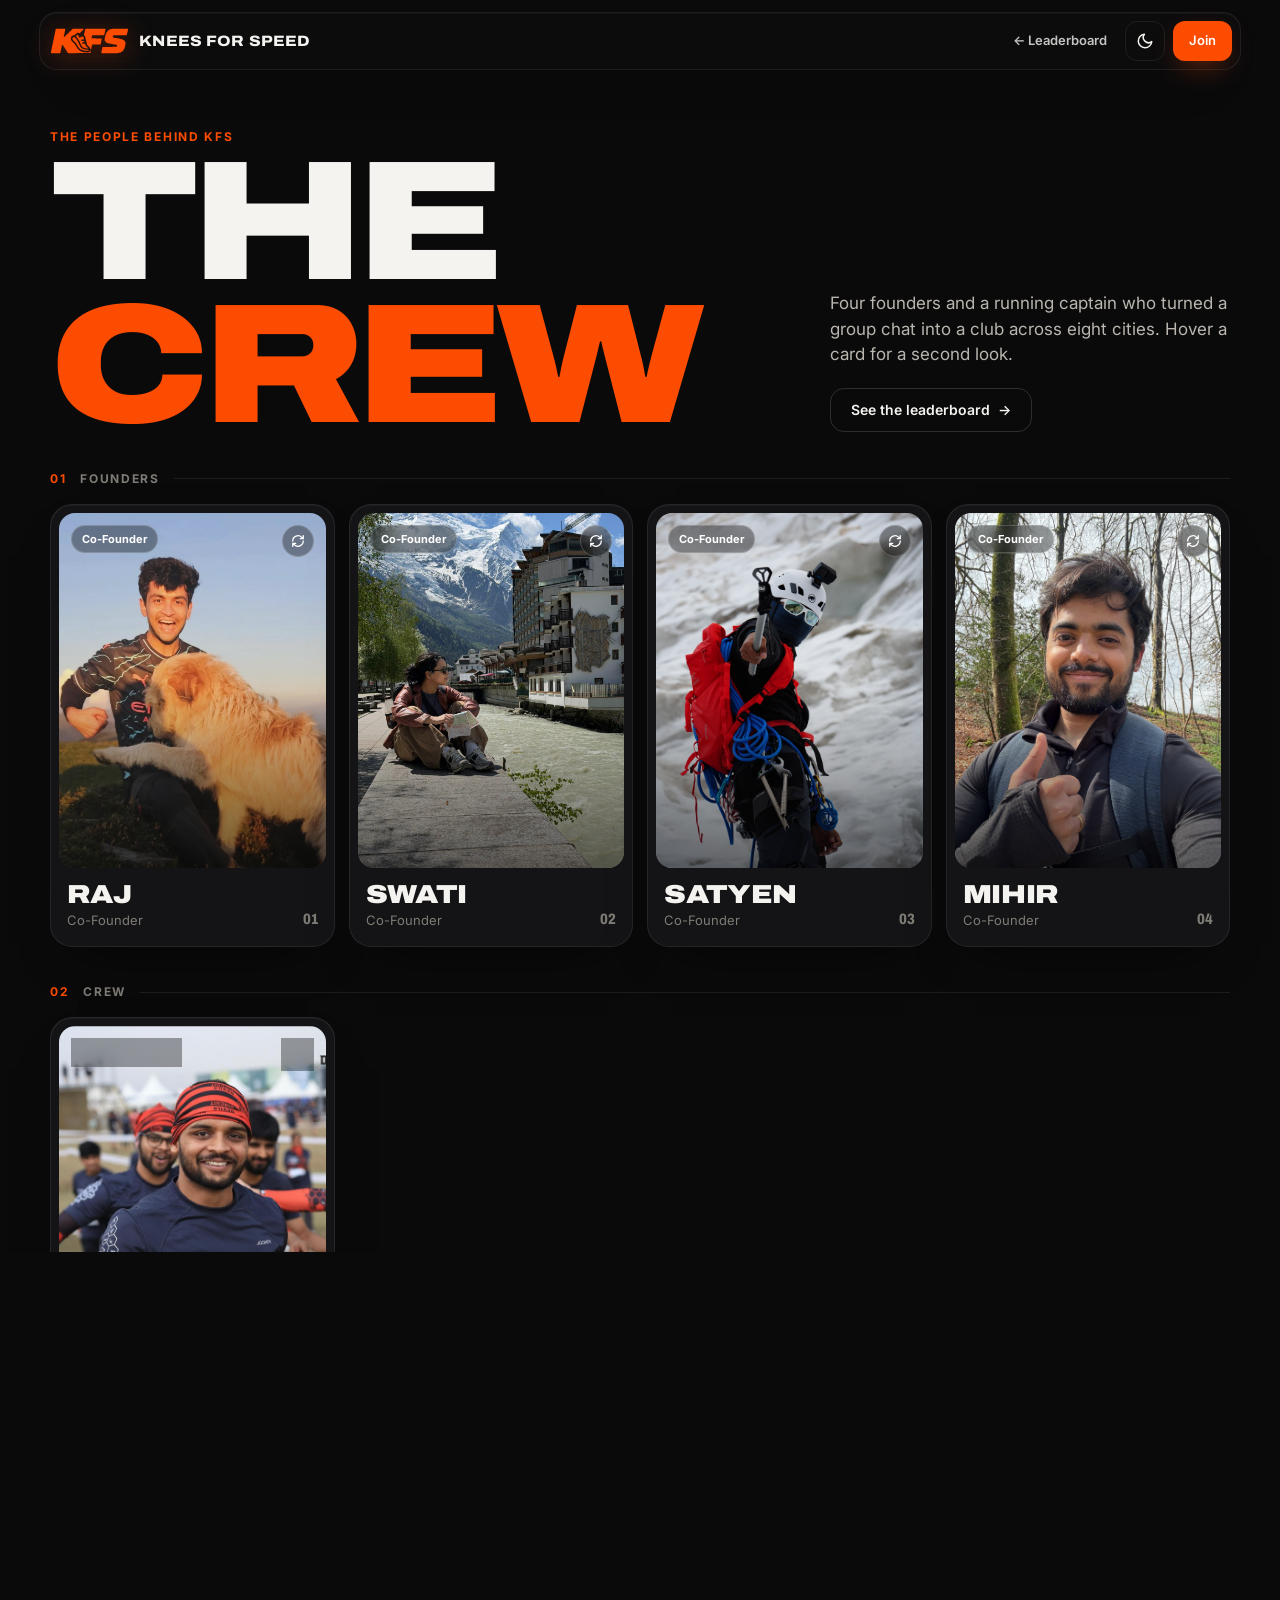
<file: team.html>
<!DOCTYPE html>
<html lang="en" data-theme="dark">
<head>
<meta charset="UTF-8">
<meta name="viewport" content="width=device-width, initial-scale=1.0, viewport-fit=cover">
<title>The Team – Knees For Speed</title>
<meta name="description" content="Meet the people behind KFS, the run club for business students.">
<meta name="theme-color" content="#0A0A0B">
<link rel="icon" type="image/svg+xml" href="assets/brand/kfs-icon.svg">
<link rel="icon" type="image/png" sizes="32x32" href="assets/brand/kfs-icon-32.png">
<link rel="apple-touch-icon" href="assets/brand/kfs-icon-180.png">
<script>try{var t=localStorage.getItem('kfs2-theme');if(t)document.documentElement.dataset.theme=t}catch(e){}</script>
<script>
  if (location.hostname.endsWith('kneesforspeed.com')) {
    var s = document.createElement('script'); s.async = true; s.src = 'https://www.googletagmanager.com/gtag/js?id=G-J4LDVH8261'; document.head.appendChild(s);
    window.dataLayer = window.dataLayer || [];
    function gtag(){dataLayer.push(arguments);}
    gtag('js', new Date()); gtag('config', 'G-J4LDVH8261');
  }
</script>
<meta property="og:title" content="The Team – Knees For Speed">
<meta property="og:description" content="Meet the people behind KFS — the run club for business students.">
<meta property="og:image" content="https://github.com/user-attachments/assets/1ad6ab01-41c3-4ac3-8b93-d60dc85ade84">
<meta property="og:url" content="https://kneesforspeed.com/team">
<meta property="og:type" content="website">
<link rel="preconnect" href="https://fonts.googleapis.com">
<link rel="preconnect" href="https://fonts.gstatic.com" crossorigin>
<link href="https://fonts.googleapis.com/css2?family=Archivo:ital,wdth,wght@0,62..125,400..900;1,62..125,400..900&family=Inter:wght@400;500;600;700&display=swap" rel="stylesheet">
<link rel="stylesheet" href="assets/kfs2.css?v=20261011b">
</head>
<body>
<div class="progress" aria-hidden="true"></div>
<div class="top-blur" aria-hidden="true"><i></i><i></i><i></i></div>

<header class="nav solid">
  <a class="brand" href="index.html" aria-label="Back to the leaderboard">
    <img class="brand-logo" src="assets/brand/kfs-logo.svg" alt="KFS" width="80" height="26"><span class="brand-word">Knees For Speed</span>
  </a>
  <div class="nav-actions">
    <a class="nav-team" href="index.html">← Leaderboard</a>
    <button class="icon-btn" data-theme-toggle aria-label="Switch light / dark mode" title="Morning run mode">
      <svg class="theme-moon" viewBox="0 0 24 24" fill="none" stroke="currentColor" stroke-width="2" stroke-linecap="round" stroke-linejoin="round"><path d="M21 12.8A9 9 0 1 1 11.2 3a7 7 0 0 0 9.8 9.8z"/></svg>
      <svg class="theme-sun" viewBox="0 0 24 24" fill="none" stroke="currentColor" stroke-width="2" stroke-linecap="round"><circle cx="12" cy="12" r="4"/><path d="M12 2v2M12 20v2M4.9 4.9l1.4 1.4M17.7 17.7l1.4 1.4M2 12h2M20 12h2M4.9 19.1l1.4-1.4M17.7 6.3l1.4-1.4"/></svg>
    </button>
    <button class="btn btn-primary btn-sm magnetic" data-open="join">Join</button>
  </div>
</header>

<section class="team-hero">
  <div class="eyebrow fade-up" style="--d:.05s">The people behind KFS</div>
  <h1 class="team-title" data-split data-fit-title="170" aria-label="The Crew">
    <span class="line" aria-hidden="true">The</span>
    <span class="line" aria-hidden="true"><span class="accent">Crew</span></span>
  </h1>
  <div class="team-intro">
    <p class="fade-up" style="--d:.5s">Four founders and a running captain who turned a group chat into a club across eight cities. <span class="only-hover">Hover a card</span><span class="only-touch">Tap a card</span> for a second look.</p>
    <a class="btn btn-ghost fade-up" style="--d:.6s" href="index.html">See the leaderboard <span class="arrow">→</span></a>
  </div>
</section>

<main class="team-wrap">
  <div class="team-label"><b>01</b> Founders</div>
  <div class="team-grid">
    <article class="card member tilt spot reveal" tabindex="0" aria-label="Raj, Co-Founder">
      <div class="member-photos">
        <img class="photo-main" src="images/team/Raj%201.jpg" alt="Raj" loading="lazy">
        <img class="alt" src="images/team/Raj%202.jpg" alt="" loading="lazy">
        <span class="member-tag">Co-Founder</span>
        <span class="member-swap" aria-hidden="true"><svg viewBox="0 0 24 24" fill="none" stroke="currentColor" stroke-width="2.2" stroke-linecap="round" stroke-linejoin="round"><path d="M3 12a9 9 0 0 1 15.5-6.3L21 8M21 3v5h-5M21 12a9 9 0 0 1-15.5 6.3L3 16M3 21v-5h5"/></svg></span>
      </div>
      <div class="member-info"><div><div class="member-name">Raj</div><div class="member-role">Co-Founder</div></div><span class="member-idx">01</span></div>
    </article>
    <article class="card member tilt spot reveal" style="--d:.06s" tabindex="0" aria-label="Swati, Co-Founder">
      <div class="member-photos">
        <img class="photo-main" src="images/team/swati1.jpeg" alt="Swati" loading="lazy">
        <img class="alt" src="images/team/swati2.jpeg" alt="" loading="lazy">
        <span class="member-tag">Co-Founder</span>
        <span class="member-swap" aria-hidden="true"><svg viewBox="0 0 24 24" fill="none" stroke="currentColor" stroke-width="2.2" stroke-linecap="round" stroke-linejoin="round"><path d="M3 12a9 9 0 0 1 15.5-6.3L21 8M21 3v5h-5M21 12a9 9 0 0 1-15.5 6.3L3 16M3 21v-5h5"/></svg></span>
      </div>
      <div class="member-info"><div><div class="member-name">Swati</div><div class="member-role">Co-Founder</div></div><span class="member-idx">02</span></div>
    </article>
    <article class="card member tilt spot reveal" style="--d:.12s" tabindex="0" aria-label="Satyen, Co-Founder">
      <div class="member-photos">
        <img class="photo-main" src="images/team/sakha1.jpg" alt="Satyen" loading="lazy">
        <img class="alt" src="images/team/sakha2-v3.jpeg" alt="" loading="lazy">
        <span class="member-tag">Co-Founder</span>
        <span class="member-swap" aria-hidden="true"><svg viewBox="0 0 24 24" fill="none" stroke="currentColor" stroke-width="2.2" stroke-linecap="round" stroke-linejoin="round"><path d="M3 12a9 9 0 0 1 15.5-6.3L21 8M21 3v5h-5M21 12a9 9 0 0 1-15.5 6.3L3 16M3 21v-5h5"/></svg></span>
      </div>
      <div class="member-info"><div><div class="member-name">Satyen</div><div class="member-role">Co-Founder</div></div><span class="member-idx">03</span></div>
    </article>
    <article class="card member tilt spot reveal" style="--d:.18s" tabindex="0" aria-label="Mihir, Co-Founder">
      <div class="member-photos">
        <img class="photo-main" src="images/team/mihir1.jpeg" alt="Mihir" loading="lazy">
        <img class="alt" src="images/team/mihir2.jpeg" alt="" loading="lazy">
        <span class="member-tag">Co-Founder</span>
        <span class="member-swap" aria-hidden="true"><svg viewBox="0 0 24 24" fill="none" stroke="currentColor" stroke-width="2.2" stroke-linecap="round" stroke-linejoin="round"><path d="M3 12a9 9 0 0 1 15.5-6.3L21 8M21 3v5h-5M21 12a9 9 0 0 1-15.5 6.3L3 16M3 21v-5h5"/></svg></span>
      </div>
      <div class="member-info"><div><div class="member-name">Mihir</div><div class="member-role">Co-Founder</div></div><span class="member-idx">04</span></div>
    </article>
  </div>

  <div class="team-label"><b>02</b> Crew</div>
  <div class="team-grid crew-grid">
    <article class="card member tilt spot reveal" tabindex="0" aria-label="Rishendra, Running Captain">
      <div class="member-photos">
        <img class="photo-main" src="images/team/rish2.jpg" alt="Rishendra" loading="lazy">
        <img class="alt" src="images/team/Rish1.jpeg" alt="" loading="lazy">
        <span class="member-tag">Running Captain</span>
        <span class="member-swap" aria-hidden="true"><svg viewBox="0 0 24 24" fill="none" stroke="currentColor" stroke-width="2.2" stroke-linecap="round" stroke-linejoin="round"><path d="M3 12a9 9 0 0 1 15.5-6.3L21 8M21 3v5h-5M21 12a9 9 0 0 1-15.5 6.3L3 16M3 21v-5h5"/></svg></span>
      </div>
      <div class="member-info"><div><div class="member-name">Rishendra</div><div class="member-role">Running Captain</div></div><span class="member-idx">05</span></div>
    </article>
    <!-- the join card fills the rest of the Crew row, so there's no empty space beside the last member -->
    <div class="join-band reveal">
      <div><h2>Your name<br>on the board.</h2><p>Follow the club on Strava and your runs count from the next one.</p></div>
      <button class="btn magnetic" data-open="join">Run with us <span class="arrow">→</span></button>
    </div>
  </div>

</main>

<footer class="footer">
  <div class="footer-inner">
    <div class="footer-word" aria-hidden="true"><span class="fw-line" data-fit>Knees For</span><span class="fw-line" data-fit="stretch">Speed</span></div>
    <div class="footer-meta"><span>Knees For Speed · Run club for business students</span><a href="index.html">← Back to the leaderboard</a></div>
  </div>
</footer>

<div class="sheet-overlay" id="join" role="dialog" aria-modal="true" aria-labelledby="join-title">
  <div class="sheet" tabindex="-1">
    <div class="sheet-grab" aria-hidden="true"></div>
    <button class="icon-btn sheet-close" data-close aria-label="Close"><svg viewBox="0 0 24 24" fill="none" stroke="currentColor" stroke-width="2" stroke-linecap="round"><path d="M18 6 6 18M6 6l12 12"/></svg></button>
    <div class="sheet-title" id="join-title">Join KFS</div>
    <div class="sheet-sub">Business school run club · 8 cities · growing weekly</div>
    <a class="join-opt" href="https://strava.app.link/9Sa62cOuVYb" target="_blank" rel="noopener" style="--c:#FC4C02">
      <span class="join-ico"><svg viewBox="0 0 24 24" fill="#FC4C02"><path d="M15.387 17.944l-2.089-4.116h-3.065L15.387 24l5.15-10.172h-3.066m-7.008-5.599l2.836 5.598h4.172L10.463 0l-7 13.828h4.169"/></svg></span>
      <span class="join-txt"><b>Join the leaderboard</b><span>Follow KFS on Strava. Your runs get tracked automatically.</span></span>
      <span class="join-arrow">→</span>
    </a>
    <a class="join-opt" href="https://chat.whatsapp.com/DvPdRcacuMw9NPap6H95aM?mode=hqrt3" target="_blank" rel="noopener" style="--c:#25D366">
      <span class="join-ico"><svg viewBox="0 0 24 24" fill="#25D366"><path d="M12.05 0C5.495 0 .16 5.335.157 11.892c0 2.096.547 4.142 1.588 5.945L.057 24l6.305-1.654a11.882 11.882 0 005.683 1.448h.005c6.554 0 11.89-5.335 11.893-11.893A11.821 11.821 0 0012.05 0zm5.422 14.382c-.297-.149-1.758-.867-2.03-.967-.273-.099-.471-.148-.67.15-.197.297-.767.966-.94 1.164-.173.199-.347.223-.644.075-.297-.15-1.255-.463-2.39-1.475-.883-.788-1.48-1.761-1.653-2.059-.173-.297-.018-.458.13-.606.134-.133.298-.347.446-.52.149-.174.198-.298.298-.497.099-.198.05-.371-.025-.52-.075-.149-.669-1.612-.916-2.207-.242-.579-.487-.5-.669-.51l-.57-.01c-.198 0-.52.074-.792.372-.272.297-1.04 1.016-1.04 2.479 0 1.462 1.065 2.875 1.213 3.074.149.198 2.096 3.2 5.077 4.487.709.306 1.262.489 1.694.625.712.227 1.36.195 1.871.118.571-.085 1.758-.719 2.006-1.413.248-.694.248-1.289.173-1.413-.074-.124-.272-.198-.57-.347z"/></svg></span>
      <span class="join-txt"><b>Weekly updates</b><span>WhatsApp community for leaderboard drops and run chat.</span></span>
      <span class="join-arrow">→</span>
    </a>
    <a class="join-opt" href="https://www.instagram.com/knees_for_speed_" target="_blank" rel="noopener" style="--c:#E1306C">
      <span class="join-ico"><svg viewBox="0 0 24 24" fill="none" stroke="#E1306C" stroke-width="2"><rect x="3" y="3" width="18" height="18" rx="5"/><circle cx="12" cy="12" r="4"/><circle cx="17.5" cy="6.5" r="1" fill="#E1306C"/></svg></span>
      <span class="join-txt"><b>Run stories &amp; content</b><span>Run posts, race recaps and club life on Instagram.</span></span>
      <span class="join-arrow">→</span>
    </a>
  </div>
</div>

<script src="assets/core.js?v=20261011b"></script>
</body>
</html>
</file>
<file: assets/kfs2.css>
/* ───────────────────────────────────────────────────────────────
   KFS 2.0 — design system
   Dark by default, "Morning run" light theme via [data-theme=light]
   ─────────────────────────────────────────────────────────────── */
:root {
  --bg: #0A0A0B;
  --bg-2: #0F0F11;
  --band: #121215;
  --spark: #4A4A54;
  --surface: #141417;
  --surface-2: #1A1A1E;
  --surface-3: #25252B;
  --line: rgba(255,255,255,.08);
  --line-2: rgba(255,255,255,.15);
  --text: #F5F3EF;
  --text-2: #BAB6AF;
  --muted: #7F7B75;
  --accent: #FC4C02;
  --accent-2: #FF8A3D;
  --accent-soft: rgba(252,76,2,.14);
  --gold: #F4C14F;
  --silver: #C8CDD6;
  --bronze: #D58B5B;
  --up: #3DDC84;
  --down: #FF5F57;
  --glass: rgba(14,14,16,.66);
  /* hero: its own colour set so the nav and copy over it follow the theme */
  --hero-bg: #0A0A0B;
  --hero-ink: #FFFFFF;
  --hero-ink-2: rgba(255,255,255,.78);
  --hero-muted: rgba(255,255,255,.6);
  --hero-glass: rgba(255,255,255,.08);
  --hero-line: rgba(255,255,255,.16);
  --hero-card-shadow: none;
  --print-bg: #F5F3EF;
  --print-ink: #6B665F;
  --print-shadow: 0 50px 90px -40px rgba(0,0,0,.9), 0 0 0 1px rgba(255,255,255,.08);
  --shadow: 0 1px 0 rgba(255,255,255,.04) inset, 0 24px 48px -28px rgba(0,0,0,.8);
  --radius: 22px;
  --radius-sm: 14px;
  --ease: cubic-bezier(.22,1,.36,1);
  --font-display: 'Archivo', system-ui, sans-serif;
  --font-body: 'Inter', system-ui, -apple-system, sans-serif;
  --wrap: 1180px;
  --gutter: clamp(16px, 4vw, 40px);
  /* --sec: the one gap between page sections (hero, ticker, week, leaderboard, footer).
     --tilt: allowance for the ticker's slant (it's rotated 1.4deg, so its ends sit ~1.3vw above/below its middle) */
  --sec: clamp(48px, 6vh, 72px);
  --tilt: 1.3vw;
  color-scheme: dark;
}
:root[data-theme="light"] {
  --bg: #F4F1EC;
  --bg-2: #EDE9E2;
  --band: #E9E3D9;
  --spark: #CBC1B2;
  --surface: #FFFFFF;
  --surface-2: #F8F5F0;
  --surface-3: #ECE7DF;
  --line: rgba(24,18,10,.08);
  --line-2: rgba(24,18,10,.16);
  --text: #161412;
  --text-2: #4A4640;
  --muted: #86817A;
  --accent-soft: rgba(252,76,2,.10);
  --gold: #D49C12;
  --silver: #8A93A1;
  --bronze: #B66A38;
  --up: #12A150;
  --down: #E5484D;
  --glass: rgba(250,248,244,.72);
  --hero-bg: #F4F1EC;
  --hero-ink: #161412;
  --hero-ink-2: #4A4640;
  --hero-muted: #75706A;
  --hero-glass: rgba(255,255,255,.72);
  --hero-line: rgba(24,18,10,.12);
  --hero-card-shadow: 0 14px 30px -20px rgba(70,35,10,.35);
  --print-bg: #1A1816;   /* an ink print on paper: the inverse of the dark theme's light print */
  --print-ink: #A59F96;
  --print-shadow: 0 40px 70px -34px rgba(90,40,10,.45), 0 2px 6px rgba(24,18,10,.12);
  --shadow: 0 1px 2px rgba(24,18,10,.04), 0 24px 48px -30px rgba(24,18,10,.25);
  color-scheme: light;
}

*, *::before, *::after { box-sizing: border-box; }
* { margin: 0; padding: 0; }
html { -webkit-text-size-adjust: 100%; scroll-padding-top: 90px; overflow-x: clip; }
html.locked { overflow: hidden; }
body {
  background: var(--bg);
  color: var(--text);
  font-family: var(--font-body);
  font-size: 15px;
  line-height: 1.5;
  -webkit-font-smoothing: antialiased;
  overflow-x: clip;
  transition: background-color .4s var(--ease), color .4s var(--ease);
}
img { display: block; max-width: 100%; }
a { color: inherit; }
button { font: inherit; color: inherit; background: none; border: 0; cursor: pointer; -webkit-tap-highlight-color: transparent; }
input { font: inherit; color: inherit; }
:focus-visible { outline: 2px solid var(--accent); outline-offset: 3px; border-radius: 8px; }
[hidden] { display: none !important; }
.num { font-family: var(--font-display); font-stretch: 80%; font-weight: 800; font-variant-numeric: tabular-nums; letter-spacing: -.01em; }
.sr { position: absolute; width: 1px; height: 1px; overflow: hidden; clip: rect(0 0 0 0); white-space: nowrap; }

/* theme switch = circular reveal */
::view-transition-old(root), ::view-transition-new(root) { animation: none; mix-blend-mode: normal; }
/* theme switch: the new theme shows through a soft-edged circle grown from the button (core.js animates size and position) */
html.theme-bleed::view-transition-new(root) {
  -webkit-mask: radial-gradient(closest-side, #000 72%, transparent) 0 0 / 0 0 no-repeat;
  mask: radial-gradient(closest-side, #000 72%, transparent) 0 0 / 0 0 no-repeat;
}
.theme-flood { position: fixed; z-index: 1000; pointer-events: none; border-radius: 50%; will-change: transform; }
html.theme-switching .theme-sun, html.theme-switching .theme-moon { animation: themeIcon .7s var(--ease); }
@keyframes themeIcon { from { transform: rotate(-140deg) scale(.3); opacity: 0; } }

/* ── scroll progress ───────────────────────────────────────── */
.progress {
  position: fixed; top: 0; left: 0; height: 2px; width: 100%;
  background: linear-gradient(90deg, var(--accent), var(--accent-2));
  transform-origin: 0 50%; transform: scaleX(0);
  z-index: 100; pointer-events: none;
}

/* ── progressive blur behind the floating nav (desktop) ─────────
   Stacked layers blur harder toward the top edge; masks fade each out.
   Note: no opacity on this container — that would cut the backdrop. */
.top-blur { position: fixed; top: 0; left: 0; right: 0; height: 104px; z-index: 55; pointer-events: none; visibility: hidden; }
.top-blur.on { visibility: visible; }
.top-blur i { position: absolute; inset: 0; -webkit-backdrop-filter: blur(var(--b)); backdrop-filter: blur(var(--b)); -webkit-mask-image: linear-gradient(to bottom, #000 var(--m1), transparent var(--m2)); mask-image: linear-gradient(to bottom, #000 var(--m1), transparent var(--m2)); }
.top-blur i:nth-child(1) { --b: 2px; --m1: 45%; --m2: 100%; }
.top-blur i:nth-child(2) { --b: 6px; --m1: 30%; --m2: 80%; }
.top-blur i:nth-child(3) { --b: 14px; --m1: 15%; --m2: 60%; }
.top-blur::after { content: ""; position: absolute; inset: 0; background: linear-gradient(to bottom, color-mix(in srgb, var(--bg) 75%, transparent) 0%, color-mix(in srgb, var(--bg) 30%, transparent) 55%, transparent 100%); }

/* ── top nav ───────────────────────────────────────────────── */
.nav {
  position: fixed; top: 12px; left: 50%;
  translate: -50% 0;
  width: calc(min(var(--wrap), 100% - 2 * var(--gutter)) + 22px);   /* the logo inside lines up with the content column */
  height: 58px;
  display: flex; align-items: center; gap: 14px;
  padding: 0 8px 0 10px;
  border-radius: 18px;
  background: transparent;
  border: 1px solid transparent;
  z-index: 60;
  transition: background .35s var(--ease), border-color .35s var(--ease), box-shadow .35s var(--ease);
}
.nav.scrolled, .nav.solid {
  background: var(--glass);
  -webkit-backdrop-filter: blur(18px) saturate(1.5);
  backdrop-filter: blur(18px) saturate(1.5);
  border-color: var(--line);
  box-shadow: var(--shadow);
}
.nav:not(.scrolled):not(.solid) { color: var(--hero-ink); }
.brand { display: flex; align-items: center; gap: 10px; text-decoration: none; flex-shrink: 0; }
.brand-logo {
  display: block; height: 26px; width: auto;
  filter: drop-shadow(0 4px 14px rgba(252,76,2,.35));
  transition: transform .5s var(--ease);
}
.brand:hover .brand-logo { transform: translateX(3px) skewX(-6deg); } /* a little lean forward, like a sprint start */
.brand-word { font-family: var(--font-display); font-weight: 800; font-stretch: 112%; font-size: 15px; text-transform: uppercase; letter-spacing: .01em; white-space: nowrap; }
.brand-ver { font-size: 10px; font-weight: 700; padding: 2px 6px; border-radius: 6px; background: var(--accent-soft); color: var(--accent); letter-spacing: .04em; }
.nav:not(.scrolled):not(.solid) .brand-ver { background: color-mix(in srgb, var(--hero-ink) 12%, transparent); color: var(--hero-ink); }

.tabs {
  position: relative; display: flex; gap: 2px; margin: 0 auto;
  padding: 4px; border-radius: 13px;
  background: color-mix(in srgb, var(--surface-2) 80%, transparent);
  border: 1px solid var(--line);
}
.nav:not(.scrolled):not(.solid) .tabs { background: color-mix(in srgb, var(--hero-ink) 7%, transparent); border-color: color-mix(in srgb, var(--hero-ink) 12%, transparent); }
.tab {
  position: relative; z-index: 1;
  padding: 7px 14px; border-radius: 9px;
  font-size: 13px; font-weight: 600; white-space: nowrap;
  color: inherit; opacity: .72;
  transition: opacity .2s, color .3s var(--ease);
}
.tab:hover { opacity: 1; }
.tab[aria-selected="true"] { opacity: 1; color: var(--bg); }
.nav:not(.scrolled):not(.solid) .tab[aria-selected="true"] { color: var(--hero-bg); }
.tabs-ind {
  position: absolute; top: 4px; bottom: 4px; left: 0; width: 0;
  border-radius: 9px; background: var(--text);
  transition: transform .45s var(--ease), width .45s var(--ease);
}
.nav:not(.scrolled):not(.solid) .tabs-ind { background: var(--hero-ink); }
.nav-actions { display: flex; align-items: center; gap: 8px; margin-left: auto; }
.tabs + .nav-actions { margin-left: 0; }
.icon-btn {
  display: grid; place-items: center;
  width: 40px; height: 40px; border-radius: 12px;
  border: 1px solid var(--line);
  transition: background .2s, transform .2s var(--ease);
}
.nav:not(.scrolled):not(.solid) .icon-btn { border-color: color-mix(in srgb, var(--hero-ink) 18%, transparent); }
.nav:not(.scrolled):not(.solid) .icon-btn:hover { background: color-mix(in srgb, var(--hero-ink) 10%, transparent); }
.icon-btn:hover { background: var(--surface-2); }
.icon-btn:active { transform: scale(.92); }
.icon-btn svg { width: 18px; height: 18px; }
.theme-sun { display: none; }
:root[data-theme="light"] .theme-sun { display: block; }
:root[data-theme="light"] .theme-moon { display: none; }

.btn {
  display: inline-flex; align-items: center; justify-content: center; gap: 8px;
  height: 44px; padding: 0 20px; border-radius: 14px;
  font-weight: 600; font-size: 14px; text-decoration: none; white-space: nowrap;
  transition: transform .35s var(--ease), background .2s, box-shadow .3s, border-color .2s;
}
.btn-sm { height: 40px; padding: 0 16px; border-radius: 12px; font-size: 13px; }
.btn-primary { background: var(--accent); color: #fff; box-shadow: 0 10px 30px -12px rgba(252,76,2,.8); }
.btn-primary:hover { background: #ff5a14; box-shadow: 0 14px 34px -10px rgba(252,76,2,.9); }
.btn-ghost { border: 1px solid var(--line-2); }
.btn-ghost:hover { background: var(--surface-2); }
.btn-glass { background: rgba(255,255,255,.12); color: #fff; border: 1px solid rgba(255,255,255,.2); -webkit-backdrop-filter: blur(10px); backdrop-filter: blur(10px); }
.btn-glass:hover { background: rgba(255,255,255,.2); }
.btn:active { transform: scale(.96); }
.btn .arrow { transition: transform .35s var(--ease); }
.btn:hover .arrow { transform: translateX(3px); }
.nav-team { opacity: .8; font-size: 13px; font-weight: 600; text-decoration: none; padding: 8px 10px; border-radius: 10px; }
.nav-team:hover { opacity: 1; background: var(--surface-2); }
.nav:not(.scrolled):not(.solid) .nav-team:hover { background: color-mix(in srgb, var(--hero-ink) 10%, transparent); }

/* ── hero ──────────────────────────────────────────────────── */
.hero {
  position: relative; isolation: isolate; overflow: hidden;
  min-height: calc(100vh - 46px); min-height: calc(100svh - 46px);   /* the ticker shows on the first screen */
  display: flex; flex-direction: column; justify-content: center;
  padding: 120px var(--gutter) clamp(28px, 6vh, 56px);
  color: var(--hero-ink); background: var(--hero-bg);
}
.hero::before {
  content: ""; position: absolute; inset: 0; z-index: -1;
  background: radial-gradient(55% 65% at 78% 45%, rgba(252,76,2,.22), transparent 65%), radial-gradient(70% 60% at 0% 100%, rgba(252,76,2,.14), transparent 60%);
}
.hero-inner { width: 100%; max-width: var(--wrap); margin: 0 auto; will-change: transform, opacity; }
.live-chip {
  display: inline-flex; align-items: center; gap: 8px;
  padding: 7px 14px 7px 10px; border-radius: 99px;
  background: var(--hero-glass); border: 1px solid var(--hero-line);
  -webkit-backdrop-filter: blur(10px); backdrop-filter: blur(10px);
  font-size: 12px; font-weight: 600; letter-spacing: .02em;
}
.pulse { position: relative; width: 8px; height: 8px; border-radius: 50%; background: var(--accent); flex-shrink: 0; }
.pulse::after { content: ""; position: absolute; inset: -4px; border-radius: 50%; border: 2px solid var(--accent); animation: pulse 1.8s var(--ease) infinite; }
@keyframes pulse { from { transform: scale(.6); opacity: 1; } to { transform: scale(1.8); opacity: 0; } }
.hero-title {
  font-family: var(--font-display); font-weight: 900; font-stretch: 125%;
  font-size: clamp(54px, 12.5vw, 196px);
  line-height: .84; letter-spacing: -.035em; text-transform: uppercase;
}
.hero-title .line { display: block; overflow: hidden; padding-bottom: .04em; white-space: nowrap; }
.hero-title .ch { display: inline-block; transform: translateY(105%); animation: rise 1s var(--ease) forwards; animation-delay: calc(var(--i) * 35ms + 150ms); }
.hero-title .accent { color: var(--accent); }
@keyframes rise { to { transform: none; } }

.hero-sub { max-width: 460px; font-size: clamp(15px, 1.4vw, 18px); color: var(--hero-ink-2); }
.hero-ctas { display: flex; gap: 10px; flex-wrap: wrap; }
.fade-up { opacity: 0; transform: translateY(16px); animation: fadeUp .9s var(--ease) forwards; animation-delay: var(--d, .6s); }
@keyframes fadeUp { to { opacity: 1; transform: none; } }


/* ── marquee ───────────────────────────────────────────────── */
.marquee {
  position: relative; z-index: 2; overflow: hidden;
  background: var(--accent); color: #fff;
  padding: 14px 0; margin: 0 -2%; width: 104%;
  transform: rotate(-1.4deg);
  box-shadow: 0 20px 40px -20px rgba(252,76,2,.6);
}
.marquee-track { display: flex; width: max-content; animation: marquee 48s linear infinite; }
.marquee:hover .marquee-track { animation-play-state: paused; }
.marquee-item {
  display: flex; align-items: center; gap: 22px; padding-right: 22px;
  font-family: var(--font-display); font-weight: 800; font-stretch: 112%;
  font-size: clamp(16px, 2vw, 22px); text-transform: uppercase; letter-spacing: .01em; white-space: nowrap;
}
.marquee-item::after { content: "✦"; font-size: .8em; opacity: .75; }
@keyframes marquee { to { transform: translateX(-50%); } }

/* ── layout ────────────────────────────────────────────────── */
.main { max-width: calc(var(--wrap) + 2 * var(--gutter)); margin: 0 auto; padding: calc(var(--sec) + var(--tilt)) var(--gutter) 0; min-height: 80vh; }
.view { display: none; }
.view.active { display: block; animation: viewIn .6s var(--ease); }
@keyframes viewIn { from { opacity: 0; transform: translateY(14px); } }
.view-head { display: flex; align-items: flex-end; justify-content: space-between; gap: 20px; margin-bottom: 20px; flex-wrap: wrap; }
.h2.h2-date { font-size: clamp(28px, 3.2vw, 44px); } /* week date titles: compact so stats + podium fit one screen */
.eyebrow {
  display: inline-flex; align-items: center; gap: 8px;
  font-size: 12px; font-weight: 700; letter-spacing: .14em; text-transform: uppercase; color: var(--accent);
  margin-bottom: 6px;
}
.h2 {
  font-family: var(--font-display); font-weight: 900; font-stretch: 118%;
  font-size: clamp(34px, 6vw, 72px); line-height: .92; letter-spacing: -.03em; text-transform: uppercase;
}
.h3 {
  font-family: var(--font-display); font-weight: 800; font-stretch: 112%;
  font-size: clamp(20px, 2.4vw, 28px); letter-spacing: -.01em; text-transform: uppercase;
  margin: 56px 0 16px;
}
.lede { color: var(--text-2); max-width: 520px; margin-top: 12px; }
.head-meta { color: var(--muted); font-size: 13px; text-align: right; }
.head-meta strong { color: var(--text); font-weight: 600; }
.section-gap { height: 18px; }

/* headings break into even lines; body copy avoids one-word last lines */
.h2, .sec-title, .earth-title, .footer-cta, .flex-title, .sheet-title, .team-title, .club-week { text-wrap: balance; }
.lede, .hero-sub, .flex-sub, .sheet-sub, .team-intro p, .empty-state p { text-wrap: pretty; }

/* ── section rhythm: headers, bands, spacing ──────────────── */
.sec-head { display: flex; align-items: center; gap: 14px; margin-bottom: 18px; }
.sec-head.spaced, .band + .sec-head.spaced { margin-top: var(--sec); }
.sec-title {
  display: inline-flex; align-items: center; gap: 10px;
  font-family: var(--font-display); font-weight: 800; font-stretch: 112%;
  font-size: clamp(18px, 2vw, 24px); letter-spacing: -.01em; text-transform: uppercase; white-space: nowrap;
}
.sec-title::before { content: ""; width: 10px; height: 10px; border-radius: 2px; background: var(--accent); transform: skewX(-12deg); }
.sec-rule { flex: 1; height: 1px; min-width: 24px; background: linear-gradient(90deg, var(--line-2), transparent); }
.sec-meta { color: var(--muted); font-size: 13px; white-space: nowrap; }
.band {
  position: relative; isolation: isolate;
  margin-top: var(--sec);
  padding-block: var(--sec);
}
.band::before {   /* full-bleed tint, wider than the content column */
  content: ""; position: absolute; z-index: -2; top: 0; bottom: 0; left: calc(50% - 50vw); right: calc(50% - 50vw);
  background: radial-gradient(70% 160px at 50% 0%, var(--accent-soft), transparent), var(--band);
  border-block: 1px solid var(--line);
}
.band::after {    /* oversized outlined word as a section watermark */
  content: attr(data-mark); position: absolute; z-index: -1; right: 0; top: clamp(10px, 2vw, 24px);
  font-family: var(--font-display); font-weight: 900; font-stretch: 118%; font-style: italic;
  font-size: clamp(64px, 12vw, 170px); line-height: .8; letter-spacing: -.03em; text-transform: uppercase;
  color: transparent; -webkit-text-stroke: 1px var(--line-2); pointer-events: none; user-select: none;
}
.band .sec-head { position: relative; }
.band .sec-meta { padding: 4px 12px; border-radius: 99px; background: var(--band); border: 1px solid var(--line); color: var(--text-2); }
.flat-sec { margin-top: 40px; }

/* reveal */
.reveal { opacity: 0; transform: translateY(24px); transition: opacity .8s var(--ease), transform .8s var(--ease); transition-delay: var(--d, 0s); }
.reveal.in { opacity: 1; transform: none; }

/* ── cards / spotlight ─────────────────────────────────────── */
.card {
  position: relative; overflow: hidden;
  background: var(--surface); border: 1px solid var(--line); border-radius: var(--radius);
  box-shadow: var(--shadow);
}
.spot::before {
  content: ""; position: absolute; inset: 0; pointer-events: none; z-index: 0;
  background: radial-gradient(420px circle at var(--mx, 50%) var(--my, 50%), rgba(252,76,2,.13), transparent 45%);
  opacity: 0; transition: opacity .4s;
}
.spot::after {
  content: ""; position: absolute; inset: 0; pointer-events: none; z-index: 0; border-radius: inherit; padding: 1px;
  background: radial-gradient(260px circle at var(--mx, 50%) var(--my, 50%), rgba(252,76,2,.55), transparent 50%);
  -webkit-mask: linear-gradient(#000 0 0) content-box, linear-gradient(#000 0 0);
  -webkit-mask-composite: xor; mask-composite: exclude;
  opacity: 0; transition: opacity .4s;
}
.spot:hover::before, .spot:hover::after { opacity: 1; }
.spot > * { position: relative; z-index: 1; }

/* ── bento stats ───────────────────────────────────────────── */
.bento { display: grid; grid-template-columns: repeat(4, minmax(0, 1fr)); gap: 12px; }
.tile { padding: 18px 20px; min-height: 120px; display: flex; flex-direction: column; justify-content: space-between; }
.tile.big { grid-column: span 2; grid-row: span 2; padding: 20px 24px; }
.tile-lbl { font-size: 12px; font-weight: 600; color: var(--muted); letter-spacing: .06em; text-transform: uppercase; display: flex; align-items: center; gap: 8px; }
.tile-val { font-size: clamp(36px, 4vw, 52px); line-height: 1; margin-top: 10px; }
.tile-val small { font-size: .42em; font-weight: 700; color: var(--muted); margin-left: 4px; font-stretch: 100%; }
.tile-sub { font-size: 12px; color: var(--muted); margin-top: 6px; }
.tile.big .tile-val { font-size: clamp(64px, 8vw, 112px); }
.tile.big.no-spark { justify-content: center; }
.big-row { display: flex; align-items: flex-end; justify-content: space-between; gap: 16px; }
.ring { width: 100px; height: 100px; flex-shrink: 0; }
.ring circle { fill: none; stroke-width: 9; }
.ring .track { stroke: var(--surface-3); }
.ring .fill { stroke-linecap: round; stroke-dasharray: 289; stroke-dashoffset: 289; transform: rotate(-90deg); transform-origin: 50% 50%; transition: stroke-dashoffset 1.6s var(--ease) .2s; }
.in .ring .fill, .ring.in .fill { stroke-dashoffset: var(--off, 289); }
.ring text { fill: var(--text); font-family: var(--font-display); font-weight: 800; font-stretch: 80%; font-size: 22px; }
.ring .ring-sub { fill: var(--muted); font-family: var(--font-body); font-weight: 600; font-size: 9px; letter-spacing: .08em; }
.spark-area { position: relative; margin-top: 44px; height: 46px; display: flex; align-items: flex-end; gap: 3px; cursor: crosshair; touch-action: pan-y; outline: none; border-radius: 6px; }
.spark-area:focus-visible { box-shadow: 0 0 0 2px var(--accent); }
.spark-area i { flex: 1; height: var(--h); min-height: 3px; border-radius: 3px; background: var(--spark); transform-origin: bottom; transform: scaleY(0); transition: transform .9s var(--ease), background .25s, opacity .25s; transition-delay: calc(var(--i) * 18ms), 0s, 0s; pointer-events: none; }
.spark-area i.cur { background: var(--accent); }
.in .spark-area i { transform: scaleY(var(--s, 1)); }
.spark-area.scrubbing i { transition: transform .32s var(--ease), background .2s, opacity .2s; transition-delay: 0s; opacity: .6; }
.spark-area.scrubbing i.near { opacity: .9; background: color-mix(in srgb, var(--accent) 45%, var(--spark)); }
.spark-area.scrubbing i.cur { opacity: .9; }
.spark-area.scrubbing i.hot { opacity: 1; background: linear-gradient(180deg, var(--accent-2), var(--accent)); box-shadow: 0 0 18px -2px rgba(252,76,2,.75); }
.spark-tip {
  position: absolute; z-index: 3; bottom: calc(100% + 32px); left: 0;
  padding: 6px 10px; border-radius: 10px; white-space: nowrap; pointer-events: none;
  background: var(--text); color: var(--bg); font: 500 12px var(--font-body);
  opacity: 0; transform: translate(-50%, 6px) scale(.94); transition: opacity .18s, transform .3s var(--ease), left .22s var(--ease), bottom .22s var(--ease);
}
.spark-tip b { font-weight: 700; }
.spark-tip.show { opacity: 1; transform: translate(-50%, 0); }
.spark-tip::after { content: ""; position: absolute; top: 100%; left: calc(50% + var(--caret, 0px)); margin-left: -5px; border: 5px solid transparent; border-top-color: var(--text); }

/* ── podium ────────────────────────────────────────────────── */
.podium { display: grid; grid-template-columns: 1fr 1.12fr 1fr; align-items: end; gap: 12px; margin-top: 10px; perspective: 1000px; }
.pod {
  position: relative; text-align: left; width: 100%;
  padding: 16px 18px; border-radius: var(--radius);
  background: var(--surface); border: 1px solid var(--line); box-shadow: var(--shadow);
  display: flex; flex-direction: column; gap: 4px; overflow: hidden;
  transform-style: preserve-3d;
  transition: transform .5s var(--ease), border-color .3s;
  --mc: var(--gold);
}
.pod-2 { --mc: var(--silver); min-height: 196px; }
.pod-1 { min-height: 208px; background: linear-gradient(180deg, color-mix(in srgb, var(--gold) 12%, var(--surface)) 0%, var(--surface) 60%); border-color: color-mix(in srgb, var(--gold) 35%, transparent); }
.pod-3 { --mc: var(--bronze); min-height: 180px; }
.pod:hover { border-color: color-mix(in srgb, var(--mc) 55%, transparent); }
.pod-rank {
  position: absolute; right: -6px; bottom: -28px; z-index: 0 !important;
  font-family: var(--font-display); font-weight: 900; font-stretch: 125%; font-size: 150px; line-height: 1;
  color: transparent; -webkit-text-stroke: 1.5px color-mix(in srgb, var(--mc) 40%, transparent);
  transform: translateZ(-20px); pointer-events: none;
}
.pod-medal { display: inline-flex; align-self: flex-start; align-items: center; gap: 6px; padding: 4px 10px; border-radius: 99px; font-size: 11px; font-weight: 700; letter-spacing: .08em; text-transform: uppercase; color: var(--mc); background: color-mix(in srgb, var(--mc) 14%, transparent); }
.pod .av { margin: auto 0 8px; transform: translateZ(30px); }
.pod .av-lg { width: 46px; height: 46px; font-size: 16px; }
.pod-name { font-family: var(--font-display); font-weight: 800; font-stretch: 112%; font-size: clamp(18px, 2.2vw, 26px); text-transform: uppercase; line-height: 1; transform: translateZ(24px); }
.pod-km { font-size: clamp(28px, 3vw, 40px); line-height: 1; margin-top: 6px; transform: translateZ(36px); }
.pod-km small { font-size: .45em; color: var(--muted); font-stretch: 100%; margin-left: 3px; }
.pod-meta { font-size: 12px; color: var(--muted); }
.pod-empty { opacity: .5; justify-content: center; align-items: center; text-align: center; }

/* avatar */
.av {
  --c: var(--accent);
  display: grid; place-items: center; flex-shrink: 0;
  width: 40px; height: 40px; border-radius: 50%;
  background: color-mix(in srgb, var(--c) 18%, var(--surface-2));
  color: var(--c); border: 1px solid color-mix(in srgb, var(--c) 35%, transparent);
  font-weight: 700; font-size: 13px; letter-spacing: .02em;
}
:root[data-theme="light"] .av { color: color-mix(in srgb, var(--c) 80%, #000); }
.av-lg { width: 64px; height: 64px; font-size: 20px; border-width: 2px; }

/* ── leaderboard ───────────────────────────────────────────── */
.board { margin-top: 12px; }
.board-tools { display: flex; align-items: center; gap: 10px; padding: 12px; border-bottom: 1px solid var(--line); flex-wrap: wrap; }
.search {
  flex: 1 1 200px; display: flex; align-items: center; gap: 8px;
  height: 40px; padding: 0 12px; border-radius: 12px;
  background: var(--surface-2); border: 1px solid var(--line);
  transition: border-color .2s, box-shadow .2s;
}
.search:focus-within { border-color: color-mix(in srgb, var(--accent) 60%, transparent); box-shadow: 0 0 0 4px var(--accent-soft); }
.search svg { width: 16px; height: 16px; color: var(--muted); flex-shrink: 0; }
.search input { flex: 1; min-width: 0; background: none; border: 0; outline: 0; font-size: 14px; }
.search input::placeholder { color: var(--muted); }
.search kbd { font: 600 11px var(--font-body); color: var(--muted); border: 1px solid var(--line-2); border-radius: 6px; padding: 1px 6px; }
.chips { display: flex; gap: 6px; overflow-x: auto; scrollbar-width: none; -webkit-overflow-scrolling: touch; }
.chips::-webkit-scrollbar { display: none; }
.chip {
  height: 36px; padding: 0 14px; border-radius: 10px; flex-shrink: 0;
  font-size: 13px; font-weight: 600; color: var(--text-2);
  border: 1px solid var(--line); background: var(--surface);
  transition: background .25s, color .25s, border-color .25s, transform .2s var(--ease);
}
.chip:hover { border-color: var(--line-2); color: var(--text); }
.chip:active { transform: scale(.95); }
.chip[aria-pressed="true"] { background: var(--text); color: var(--bg); border-color: var(--text); }
.board-head, .row-main {
  display: grid; align-items: center; gap: 14px;
  grid-template-columns: 34px 40px minmax(0, 1.4fr) minmax(70px, 1fr) 88px 72px 18px;
  grid-template-areas: "rank av who bar dist pace chev";
  padding: 12px 18px;
}
.board-head { padding-top: 10px; padding-bottom: 10px; font-size: 11px; font-weight: 600; letter-spacing: .08em; text-transform: uppercase; color: var(--muted); border-bottom: 1px solid var(--line); }
.board-head .h-dist, .board-head .h-pace { text-align: right; }
.board-head span:nth-child(1) { grid-area: rank; } .board-head .h-who { grid-area: who; } .board-head .h-bar { grid-area: bar; } .board-head .h-dist { grid-area: dist; } .board-head .h-pace { grid-area: pace; }
.row { position: relative; }
.row + .row { border-top: 1px solid var(--line); }
.row-main { width: 100%; text-align: left; transition: background .2s; }
.row-main:hover { background: var(--surface-2); }
.row.open .row-main { background: var(--surface-2); }
.rank { grid-area: rank; font-family: var(--font-display); font-weight: 800; font-stretch: 80%; font-size: 18px; color: var(--muted); font-variant-numeric: tabular-nums; }
.row.p1 .rank { color: var(--gold); } .row.p2 .rank { color: var(--silver); } .row.p3 .rank { color: var(--bronze); }
.row-main .av { grid-area: av; }
.who { grid-area: who; min-width: 0; }
.nm { display: flex; align-items: center; gap: 8px; font-weight: 600; font-size: 15px; }
.nm-txt { overflow: hidden; text-overflow: ellipsis; white-space: nowrap; }
.sub { display: block; font-size: 12px; color: var(--muted); white-space: nowrap; overflow: hidden; text-overflow: ellipsis; }
.sub b { font-weight: 500; transition: color .3s; }
[data-sort="runs"] .sub b[data-k="runs"], [data-sort="longest"] .sub b[data-k="longest"], [data-sort="weeks"] .sub b[data-k="weeks"] { color: var(--accent); font-weight: 600; }
[data-sort="pace"] .pace { color: var(--accent); }
.delta { font-size: 10px; font-weight: 700; padding: 2px 6px; border-radius: 6px; flex-shrink: 0; }
.delta.up { color: var(--up); background: color-mix(in srgb, var(--up) 14%, transparent); }
.delta.down { color: var(--down); background: color-mix(in srgb, var(--down) 14%, transparent); }
.delta.new { color: var(--accent); background: var(--accent-soft); }
.bar { grid-area: bar; height: 6px; border-radius: 99px; background: var(--surface-3); overflow: hidden; }
.bar i { display: block; height: 100%; width: 0; border-radius: inherit; background: linear-gradient(90deg, var(--accent), var(--accent-2)); transition: width 1.2s var(--ease); }
.row.in .bar i { width: var(--w); }
.dist { grid-area: dist; text-align: right; font-size: 22px; line-height: 1; }
.dist small, .pace small { font-size: 11px; font-weight: 600; color: var(--muted); margin-left: 2px; font-family: var(--font-body); font-stretch: 100%; }
.pace { grid-area: pace; text-align: right; font-size: 15px; font-weight: 600; font-variant-numeric: tabular-nums; color: var(--text-2); transition: color .3s; }
.chev { grid-area: chev; width: 18px; height: 18px; color: var(--muted); transition: transform .4s var(--ease); }
.row.open .chev { transform: rotate(180deg); color: var(--text); }
.row-detail { display: grid; grid-template-rows: 0fr; transition: grid-template-rows .5s var(--ease); background: var(--surface-2); }
.row.open .row-detail { grid-template-rows: 1fr; }
.row-detail-inner { overflow: hidden; }
.detail { padding: 6px 18px 20px calc(18px + 34px + 14px); display: grid; grid-template-columns: minmax(0, 1fr) minmax(0, 1.2fr); gap: 20px; }
.stat-chips { display: grid; grid-template-columns: repeat(3, minmax(0, 1fr)); gap: 8px; align-content: start; }
.stat-chip { padding: 10px 12px; border-radius: 12px; background: var(--surface); border: 1px solid var(--line); }
.stat-chip b { display: block; font-family: var(--font-display); font-weight: 800; font-stretch: 85%; font-size: 18px; line-height: 1.1; font-variant-numeric: tabular-nums; }
.stat-chip span { font-size: 11px; color: var(--muted); }
.mini { padding: 12px 14px 10px; border-radius: 12px; background: var(--surface); border: 1px solid var(--line); }
.mini-head { display: flex; justify-content: space-between; font-size: 11px; color: var(--muted); margin-bottom: 10px; }
.mini-head strong { color: var(--text); font-weight: 600; }
.mini-bars { height: 72px; display: flex; align-items: flex-end; gap: 3px; }
.mini-bars i {
  position: relative; flex: 1; height: var(--h); min-height: 2px; border-radius: 3px 3px 1px 1px;
  background: var(--surface-3); transform-origin: bottom; transform: scaleY(0);
  transition: transform .7s var(--ease), background .2s; transition-delay: calc(var(--i) * 14ms);
}
.mini-bars i.has { background: color-mix(in srgb, var(--accent) 45%, var(--surface-3)); }
.mini-bars i.cur { background: var(--accent); }
.mini-bars i:hover { background: var(--accent-2); }
.row.open .mini-bars i { transform: none; }
.mini-bars i:hover::after {
  content: attr(data-tip); position: absolute; bottom: calc(100% + 6px); left: 50%; translate: -50% 0;
  padding: 4px 8px; border-radius: 6px; background: var(--text); color: var(--bg);
  font: 600 11px var(--font-body); font-style: normal; white-space: nowrap; pointer-events: none; z-index: 5;
}
.mini-foot { display: flex; justify-content: space-between; font-size: 10px; color: var(--muted); margin-top: 6px; }
.board-updated { text-align: center; font-size: 11px; color: var(--muted); opacity: .8; margin: 10px 0 0; letter-spacing: .02em; }
.board-empty { padding: 40px 20px; text-align: center; color: var(--muted); }
.board-more {
  display: flex; width: 100%; align-items: center; justify-content: center; gap: 8px; padding: 16px;
  border: 0; border-top: 1px solid var(--line); background: none; color: var(--text);
  font: 600 14px var(--font-body); cursor: pointer; transition: background .2s;
}
.board-more:hover { background: var(--surface-2); }
.board-more[hidden] { display: none; }
.empty-state { padding: 56px 24px; text-align: center; }
.empty-state .big-emoji { font-size: 44px; margin-bottom: 10px; animation: bob 2.4s ease-in-out infinite; }
@keyframes bob { 50% { transform: translateY(-6px) rotate(-4deg); } }
.empty-state p { color: var(--muted); margin: 6px 0 18px; }
.empty-ctas { display: flex; gap: 10px; justify-content: center; flex-wrap: wrap; }

/* ── history chart ─────────────────────────────────────────── */
.chart-card { padding: 22px 22px 16px; overflow: visible; }
.chart-top { display: flex; justify-content: space-between; align-items: flex-start; gap: 16px; flex-wrap: wrap; margin-bottom: 18px; }
.chart-kpi { font-size: 13px; color: var(--muted); }
.chart-kpi .num { display: block; font-size: 40px; line-height: 1; color: var(--text); margin-top: 4px; }
.seg { display: inline-flex; padding: 3px; border-radius: 11px; background: var(--surface-2); border: 1px solid var(--line); }
.seg button { height: 32px; padding: 0 12px; border-radius: 8px; font-size: 12px; font-weight: 600; color: var(--muted); transition: background .25s, color .25s; }
.seg button[aria-pressed="true"] { background: var(--surface); color: var(--text); box-shadow: 0 1px 3px rgba(0,0,0,.2); }
.chart-scroll { overflow-x: auto; scrollbar-width: thin; -webkit-overflow-scrolling: touch; margin: 0 -6px; padding: 0 6px; }
.chart { position: relative; height: 240px; display: flex; align-items: stretch; gap: 6px; width: max-content; min-width: 100%; padding-top: 10px; }
.chart-grid { position: absolute; inset: 10px 0 26px; pointer-events: none; display: flex; flex-direction: column; justify-content: space-between; }
.chart-grid span { border-top: 1px dashed var(--line); font-size: 10px; color: var(--muted); }
.wbar { position: relative; flex: 1 0 24px; display: flex; flex-direction: column; justify-content: flex-end; align-items: stretch; gap: 8px; padding: 0; }
.wbar-fill {
  height: var(--h); min-height: 3px; border-radius: 7px 7px 3px 3px;
  background: var(--surface-3); transform-origin: bottom; transform: scaleY(0);
  transition: height .6s var(--ease), transform .9s var(--ease), background .25s;
  transition-delay: 0s, calc(var(--i) * 20ms), 0s;
}
.chart.in .wbar-fill { transform: none; }
.wbar:hover .wbar-fill, .wbar:focus-visible .wbar-fill { background: color-mix(in srgb, var(--accent) 55%, var(--surface-3)); }
.wbar[aria-pressed="true"] .wbar-fill { background: var(--accent); box-shadow: 0 10px 24px -8px rgba(252,76,2,.7); }
.wbar.live .wbar-fill { background-image: repeating-linear-gradient(-45deg, transparent 0 5px, rgba(255,255,255,.18) 5px 10px); }
.wbar.record .wbar-fill::before { content: "★"; position: absolute; top: -18px; left: 50%; translate: -50% 0; font-size: 11px; color: var(--gold); }
.wbar .wbar-fill { position: relative; }
.wbar-lbl { height: 18px; font-size: 10px; font-weight: 600; color: var(--muted); text-align: center; white-space: nowrap; }
.wbar[aria-pressed="true"] .wbar-lbl { color: var(--text); }
.tip {
  position: absolute; z-index: 10; pointer-events: none;
  padding: 10px 12px; border-radius: 12px; min-width: 150px;
  background: var(--text); color: var(--bg); font-size: 12px; box-shadow: 0 12px 30px -10px rgba(0,0,0,.5);
  opacity: 0; transform: translate(-50%, calc(-100% - 6px)) scale(.96); transition: opacity .15s, transform .2s var(--ease);
}
.tip.show { opacity: 1; transform: translate(-50%, calc(-100% - 12px)); }
.tip strong { display: block; font-size: 13px; margin-bottom: 4px; }
.tip-row { display: flex; justify-content: space-between; gap: 14px; opacity: .8; }
.week-chips { margin: 16px 0 0; padding-bottom: 2px; scroll-snap-type: x mandatory; -webkit-mask-image: linear-gradient(90deg, #000 calc(100% - 48px), transparent); mask-image: linear-gradient(90deg, #000 calc(100% - 48px), transparent); }
.week-chips .chip { scroll-snap-align: start; }
.week-panel { margin-top: 40px; }
.week-panel-head { display: flex; justify-content: space-between; align-items: flex-end; gap: 16px; flex-wrap: wrap; margin-bottom: 18px; }
.week-nav { display: flex; gap: 8px; }

/* ── all-time globe progress ───────────────────────────────── */
.earth { padding: 24px; display: grid; grid-template-columns: auto minmax(0, 1fr); gap: 24px; align-items: center; }
.earth-globe { width: 92px; height: 92px; border-radius: 50%; position: relative; overflow: hidden;
  background: radial-gradient(circle at 35% 30%, #4ea3ff, #1f5fbf 55%, #0d2c63);
  box-shadow: inset -12px -10px 24px rgba(0,0,0,.45), 0 0 40px -8px rgba(78,163,255,.5); }
.earth-globe::before { content: ""; position: absolute; inset: 0; width: 200%;
  background: radial-gradient(ellipse 18% 22% at 20% 40%, #4fbf73 60%, transparent 62%), radial-gradient(ellipse 12% 30% at 42% 62%, #4fbf73 60%, transparent 62%), radial-gradient(ellipse 16% 14% at 68% 30%, #4fbf73 60%, transparent 62%), radial-gradient(ellipse 22% 18% at 88% 66%, #4fbf73 60%, transparent 62%);
  animation: spin 14s linear infinite; }
@keyframes spin { to { transform: translateX(-50%); } }
.earth-title { font-family: var(--font-display); font-weight: 800; font-stretch: 112%; font-size: clamp(18px, 2.4vw, 26px); text-transform: uppercase; line-height: 1.1; }
.earth-title em { font-style: normal; color: var(--accent); }
.track { position: relative; height: 10px; border-radius: 99px; background: var(--surface-3); margin-top: 14px; }
.track-fill { position: absolute; inset: 0 auto 0 0; width: 0; border-radius: inherit; background: linear-gradient(90deg, var(--accent), var(--accent-2)); transition: width 2s var(--ease) .3s; }
.track-fill::after { content: "🏃"; position: absolute; right: -10px; top: 50%; translate: 0 -55%; font-size: 20px; transform: scaleX(-1); }
.earth.in .track-fill { width: var(--w); }
.track-ends { display: flex; justify-content: space-between; font-size: 11px; color: var(--muted); margin-top: 8px; }

/* ── records ───────────────────────────────────────────────── */
.rec-podium { margin-top: 16px; }
.rec-podium .pod-km { font-size: clamp(26px, 3.2vw, 40px); }
.rec-list { margin-top: 12px; }
.rec-list .row-main { grid-template-columns: 34px 40px minmax(0, 1fr) 90px 72px 18px; grid-template-areas: "rank av who dist pace chev"; }
.attempts { list-style: none; margin: 0; padding: 0; display: grid; grid-template-columns: repeat(auto-fill, minmax(150px, 1fr)); gap: 6px 16px; }
.attempts li { display: flex; align-items: baseline; gap: 10px; font-size: 13px; color: var(--muted); }
.attempts li span:first-child { min-width: 46px; font-size: 11px; font-weight: 600; }
.attempts li b { color: var(--text); font-weight: 700; }
.attempts li.best span:first-child { color: #FC4C02; }
.ind-grid { display: grid; grid-template-columns: repeat(4, minmax(0, 1fr)); gap: 12px; }
.ind { padding: 22px; display: flex; flex-direction: column; min-height: 240px; }
/* record micro-charts (replace the old emoji icons) */
.ind-viz { height: 66px; display: flex; flex-direction: column; justify-content: flex-end; gap: 8px; }
.viz-cap { font-size: 11px; color: var(--muted); white-space: nowrap; overflow: hidden; text-overflow: ellipsis; }
.viz-cap b { color: var(--accent); font-weight: 700; }
.trk { position: relative; height: 30px; }
.trk-line, .trk-fill { position: absolute; left: 0; top: 6px; height: 6px; border-radius: 99px; }
.trk-line { right: 0; background: var(--surface-3); }
.trk-fill { width: 0; background: linear-gradient(90deg, var(--accent-2), var(--accent)); transition: width 1.5s var(--ease) .25s; }
.in .trk-fill { width: var(--w); }
.trk-tick { position: absolute; top: 3px; left: var(--x); width: 2px; height: 12px; margin-left: -1px; border-radius: 1px; background: var(--line-2); }
.trk-tick.passed { background: color-mix(in srgb, var(--accent) 50%, var(--line-2)); }
.trk-tick span { position: absolute; top: 15px; left: 50%; translate: -50% 0; font-size: 9px; font-weight: 700; letter-spacing: .04em; color: var(--muted); }
.trk-dot { position: absolute; top: 2px; left: 0; width: 14px; height: 14px; margin-left: -7px; border-radius: 50%; background: var(--surface); border: 3px solid var(--accent); box-shadow: 0 0 0 4px var(--accent-soft); transition: left 1.5s var(--ease) .25s; }
.in .trk-dot { left: var(--w); }
.cmp { display: grid; gap: 7px; }
.cmp-row { display: grid; grid-template-columns: minmax(0, 1fr) 34px; align-items: center; gap: 8px; font-size: 11px; font-weight: 600; color: var(--text-2); font-variant-numeric: tabular-nums; text-align: right; }
.cmp-row.avg { color: var(--muted); }
.cmp-bar { height: 10px; border-radius: 99px; background: var(--surface-3); overflow: hidden; }
.cmp-bar i { display: block; height: 100%; width: 0; border-radius: inherit; background: linear-gradient(90deg, var(--accent-2), var(--accent)); transition: width 1.3s var(--ease) .25s; }
.cmp-row.avg .cmp-bar i { background: var(--muted); opacity: .55; transition-delay: .45s; }
.in .cmp-bar i { width: var(--w); }
.pills { display: flex; align-items: flex-end; gap: 4px; height: 32px; }
.pill { flex: 1 1 0; max-width: 16px; height: 100%; border-radius: 5px; background: color-mix(in srgb, var(--accent) 45%, var(--surface-3)); transform: scaleY(0); transform-origin: bottom; transition: transform .55s var(--ease); transition-delay: calc(var(--i) * 70ms + .25s); }
.pill.extra { background: var(--accent); box-shadow: 0 0 14px -3px rgba(252,76,2,.8); }
.in .pill { transform: none; }
.pill-sep { align-self: stretch; width: 0; margin: 0 2px; border-left: 1.5px dashed var(--line-2); }
.wgrid { display: grid; grid-template-columns: repeat(14, minmax(0, 1fr)); gap: 3px; }
.wgrid i { aspect-ratio: 1; border-radius: 3px; background: var(--surface-3); opacity: 0; transform: scale(.3); transition: transform .45s var(--ease), opacity .45s; transition-delay: calc(var(--i) * 28ms + .25s); }
.wgrid i.on { background: var(--accent); }
.wgrid i.live { box-shadow: 0 0 0 1.5px var(--accent-2); }
.in .wgrid i { opacity: 1; transform: none; }
.ind-val { font-size: 54px; line-height: 1; margin-top: 16px; }
.ind-val small { font-size: .36em; color: var(--muted); font-stretch: 100%; margin-left: 4px; }
.ind-lbl { font-size: 13px; color: var(--muted); margin-top: 4px; }
.ind-holder { font-weight: 700; margin-top: 14px; }
.ind-week { font-size: 12px; color: var(--muted); }
.ind-ups { margin-top: auto; padding-top: 14px; border-top: 1px dashed var(--line-2); display: grid; gap: 4px; font-size: 12px; color: var(--text-2); }
.ind-ups div { display: flex; justify-content: space-between; gap: 8px; }
.ind-ups span:last-child { color: var(--muted); font-variant-numeric: tabular-nums; }
.club-grid { display: grid; grid-template-columns: 1fr 1fr; gap: 12px; }
.club { padding: 28px; display: flex; align-items: center; justify-content: space-between; gap: 20px; }
.club-val { font-size: clamp(48px, 6vw, 84px); line-height: .9; }
.club-val small { font-size: .3em; color: var(--muted); font-stretch: 100%; margin-left: 4px; }
.club-lbl { font-size: 12px; font-weight: 700; letter-spacing: .1em; text-transform: uppercase; color: var(--accent); }
.club-week { font-family: var(--font-display); font-weight: 800; font-stretch: 112%; font-size: clamp(16px, 1.6vw, 20px); text-transform: uppercase; margin-top: 6px; white-space: nowrap; }
.club-sub { color: var(--muted); font-size: 13px; }
.rules { margin-top: 28px; border-radius: var(--radius-sm); border: 1px solid var(--line); background: var(--surface); }
.rules summary { cursor: pointer; padding: 14px 18px; font-weight: 600; font-size: 14px; list-style: none; display: flex; justify-content: space-between; }
.rules summary::-webkit-details-marker { display: none; }
.rules summary::after { content: "+"; font-size: 18px; color: var(--muted); transition: transform .3s var(--ease); }
.rules[open] summary::after { transform: rotate(45deg); }
.rules-body { padding: 0 18px 18px; color: var(--text-2); font-size: 13px; display: grid; gap: 6px; }

/* ── footer ────────────────────────────────────────────────── */
.footer { position: relative; overflow: hidden; border-top: 1px solid var(--line); margin-top: var(--sec); padding: var(--sec) var(--gutter) 64px; }
/* when a view ends on a tinted band, the band's edge is the divider: no second hairline, no empty strip */
.main:has(.view.active > .band:last-child, .view.active > [data-league]:last-child > .band:last-child) + .footer { margin-top: 0; border-top: 0; padding-top: var(--sec); }
.footer-inner { max-width: var(--wrap); margin: 0 auto; }
.footer-top { display: flex; justify-content: space-between; gap: 24px; flex-wrap: wrap; align-items: flex-end; }
.footer-cta { font-family: var(--font-display); font-weight: 900; font-stretch: 118%; font-size: clamp(28px, 4vw, 48px); text-transform: uppercase; line-height: .95; letter-spacing: -.02em; max-width: 760px; }
.footer-links { display: flex; gap: 8px; flex-wrap: wrap; }
.footer-word {
  font-family: var(--font-display); font-weight: 900; font-stretch: 125%;
  font-size: 12vw; line-height: .78; letter-spacing: -.03em; text-transform: uppercase;
  margin-top: 56px; user-select: none;
}
.fw-line {
  display: block; width: max-content; margin: 0 auto; white-space: nowrap; padding-top: .06em;
  background: linear-gradient(180deg, var(--text) 15%, color-mix(in srgb, var(--text) 25%, transparent) 100%);
  -webkit-background-clip: text; background-clip: text; color: transparent;
}
.fw-line + .fw-line { font-style: italic; padding-right: .12em; /* room for the slanted tops so background-clip text does not cut them */ margin-left: 0; transform-origin: 0 50%; background-image: linear-gradient(180deg, var(--accent) 20%, color-mix(in srgb, var(--accent) 15%, transparent) 100%); }
.footer-meta { display: flex; justify-content: space-between; gap: 12px; flex-wrap: wrap; color: var(--muted); font-size: 12px; margin-top: 24px; }

/* ── mobile tab bar ────────────────────────────────────────── */
.tabbar {
  position: fixed; z-index: 60;
  left: 10px; right: 10px; bottom: calc(10px + env(safe-area-inset-bottom));
  height: 66px; padding: 6px;
  display: none; grid-template-columns: repeat(5, 1fr);
  border-radius: 22px; background: var(--glass); border: 1px solid var(--line);
  -webkit-backdrop-filter: blur(20px) saturate(1.6); backdrop-filter: blur(20px) saturate(1.6);
  box-shadow: 0 20px 40px -16px rgba(0,0,0,.5);
  transition: transform .45s var(--ease);
}
.tabbar.hide { transform: translateY(calc(100% + 24px)); }
.tabbar-ind { position: absolute; top: 6px; bottom: 6px; left: 0; width: 0; border-radius: 16px; background: var(--accent-soft); transition: transform .45s var(--ease), width .45s var(--ease); }
.tb { position: relative; z-index: 1; display: flex; white-space: nowrap; letter-spacing: -.01em; flex-direction: column; align-items: center; justify-content: center; gap: 3px; border-radius: 16px; font-size: 10px; font-weight: 600; color: var(--muted); transition: color .25s, transform .2s var(--ease); }
.tb svg { width: 22px; height: 22px; }
.tb:active { transform: scale(.9); }
.tb[aria-selected="true"] { color: var(--accent); }

/* ── sheet / modal ─────────────────────────────────────────── */
.sheet-overlay {
  position: fixed; inset: 0; z-index: 90;
  display: grid; place-items: center; padding: 20px;
  background: rgba(0,0,0,.55); -webkit-backdrop-filter: blur(6px); backdrop-filter: blur(6px);
  opacity: 0; visibility: hidden; transition: opacity .35s var(--ease), visibility 0s .35s;
}
.sheet-overlay.open { opacity: 1; visibility: visible; transition: opacity .35s var(--ease); }
.sheet {
  position: relative; width: min(460px, 100%); max-height: 90vh; overflow: auto;
  padding: 28px; border-radius: 26px; background: var(--surface); border: 1px solid var(--line); box-shadow: 0 40px 80px -30px rgba(0,0,0,.6);
  transform: translateY(24px) scale(.97); transition: transform .5s var(--ease);
  outline: none;
}
.sheet-overlay.open .sheet { transform: none; }
.sheet-grab { display: none; width: 40px; height: 5px; border-radius: 99px; background: var(--line-2); margin: -12px auto 16px; }
.sheet-close { position: absolute; top: 16px; right: 16px; }
.sheet-title { font-family: var(--font-display); font-weight: 900; font-stretch: 118%; font-size: 34px; text-transform: uppercase; line-height: .95; letter-spacing: -.02em; }
.sheet-sub { color: var(--muted); font-size: 14px; margin: 8px 0 20px; }
.share-sheet { width: min(440px, 100%); }
.share-preview { position: relative; display: flex; justify-content: center; touch-action: pan-y; user-select: none; -webkit-user-select: none; }
.share-arrow {
  position: absolute; z-index: 1; top: 50%; translate: 0 -50%;
  width: 42px; height: 42px; border-radius: 50%;
  background: var(--surface-2); border: 1px solid var(--line-2); box-shadow: var(--shadow);
}
.share-arrow.prev { left: 0; }
.share-arrow.next { right: 0; }
.share-arrow[hidden] { display: none; }
.share-arrow svg { width: 18px; height: 18px; }
.share-pager { display: flex; align-items: center; justify-content: center; gap: 10px; margin-top: 12px; font-size: 11px; font-weight: 700; letter-spacing: .1em; text-transform: uppercase; color: var(--muted); }
.share-dots { display: flex; gap: 6px; }
.share-dots button { width: 8px; height: 8px; padding: 0; border: 0; border-radius: 99px; background: var(--line-2); cursor: pointer; transition: width .3s var(--ease), background .3s; }
.share-dots button.on { width: 22px; background: var(--accent); }
.share-preview img { display: block; width: auto; max-width: calc(100% - 108px); height: auto; max-height: min(60vh, calc(90vh - 330px)); border-radius: 16px; border: 1px solid var(--line); box-shadow: 0 20px 40px -24px rgba(0,0,0,.6); }
.share-actions { display: flex; gap: 8px; margin-top: 14px; }
.share-actions .btn { flex: 1; gap: 8px; padding: 0 12px; min-width: 0; }
.share-actions [data-share-native] { flex: 1.4; }
.share-actions .btn[hidden] { display: none; }
.share-actions svg { width: 18px; height: 18px; flex: none; }
.share-note { min-height: 20px; margin-top: 10px; text-align: center; font-size: 13px; color: var(--muted); }
.head-side { display: flex; align-items: flex-end; gap: 16px; }
.share-seg { display: flex; margin: 0 0 14px; }
.share-seg[hidden] { display: none; }
.share-seg button { flex: 1; }
.share-actions .btn:disabled { opacity: .5; pointer-events: none; }
/* "Flex your week": the two share buttons, just below the full leaderboard */
.flex-strip {
  display: flex; align-items: center; justify-content: space-between; gap: 18px 24px; flex-wrap: wrap;
  margin-top: 20px; padding: 22px 24px; border-radius: var(--radius);
  border: 1px solid color-mix(in srgb, var(--accent) 35%, var(--line));
  background: radial-gradient(120% 160% at 0% 0%, var(--accent-soft), transparent 60%), var(--surface);
}
.flex-title { font-family: var(--font-display); font-weight: 900; font-stretch: 118%; font-size: clamp(22px, 2.6vw, 30px); line-height: 1; text-transform: uppercase; letter-spacing: -.01em; }
.flex-sub { color: var(--muted); font-size: 14px; margin-top: 6px; }
.flex-btns { display: flex; gap: 10px; flex-wrap: wrap; }
.flex-btns .btn { gap: 8px; }
.flex-btns svg { width: 18px; height: 18px; }
.share-btn { gap: 8px; }
.share-btn svg { width: 16px; height: 16px; }
.join-opt {
  display: flex; align-items: center; gap: 14px; padding: 14px; margin-top: 8px;
  border-radius: 16px; border: 1px solid var(--line); background: var(--surface-2); text-decoration: none;
  transition: transform .35s var(--ease), border-color .2s, background .2s;
}
.join-opt:hover { transform: translateX(4px); border-color: var(--line-2); }
.join-opt:active { transform: scale(.98); }
.join-ico { width: 44px; height: 44px; border-radius: 13px; display: grid; place-items: center; flex-shrink: 0; background: color-mix(in srgb, var(--c) 15%, transparent); }
.join-ico svg { width: 22px; height: 22px; }
.join-txt { flex: 1; min-width: 0; }
.join-txt b { display: block; font-size: 15px; }
.join-txt span { font-size: 12px; color: var(--muted); }
.join-arrow { color: var(--muted); transition: transform .3s var(--ease), color .2s; }
.join-opt:hover .join-arrow { transform: translateX(3px); color: var(--text); }

/* confetti */
.confetti { position: fixed; z-index: 120; width: 8px; height: 12px; border-radius: 2px; pointer-events: none; }

/* ── team page ─────────────────────────────────────────────── */
.team-hero { max-width: calc(var(--wrap) + 2 * var(--gutter)); margin: 0 auto; padding: 150px var(--gutter) 30px; }
.team-title { font-family: var(--font-display); font-weight: 900; font-stretch: 125%; font-size: clamp(56px, 12vw, 170px); line-height: .84; letter-spacing: -.04em; text-transform: uppercase; }
.team-title .line { display: block; overflow: hidden; white-space: nowrap; }
.team-title .ch { display: inline-block; transform: translateY(105%); animation: rise 1s var(--ease) forwards; animation-delay: calc(var(--i) * 35ms + 100ms); }
.team-title .accent { color: var(--accent); }
.team-intro { display: flex; justify-content: space-between; align-items: flex-end; gap: 24px; flex-wrap: wrap; margin-top: 28px; }
.team-intro p { max-width: 460px; color: var(--text-2); font-size: 17px; }
.only-touch { display: none; }
@media (hover: none) { .only-hover { display: none; } .only-touch { display: inline; } }
.team-wrap { max-width: calc(var(--wrap) + 2 * var(--gutter)); margin: 0 auto; padding: 20px var(--gutter) 0; }
.team-label { display: flex; align-items: center; gap: 14px; margin: 48px 0 18px; font-size: 12px; font-weight: 700; letter-spacing: .14em; text-transform: uppercase; color: var(--muted); }
.team-label::after { content: ""; flex: 1; height: 1px; background: var(--line); }
.team-label b { color: var(--accent); }
.team-grid { display: grid; grid-template-columns: repeat(4, minmax(0, 1fr)); gap: 14px; perspective: 1200px; }
.crew-grid { grid-template-columns: repeat(4, minmax(0, 1fr)); }
.member { border-radius: var(--radius); padding: 8px; transform-style: preserve-3d; transition: transform .5s var(--ease); cursor: pointer; }
.member-photos { position: relative; aspect-ratio: 3 / 4; border-radius: 16px; overflow: hidden; background: var(--surface-2); }
.member-photos img { position: absolute; inset: 0; width: 100%; height: 100%; object-fit: cover; transition: opacity .6s var(--ease), transform 1.2s var(--ease), filter .6s; }
.member-photos .alt { opacity: 0; transform: scale(1.08); }
.member.flipped .member-photos .photo-main { opacity: 0; transform: scale(1.06); }
.member.flipped .member-photos .alt { opacity: 1; transform: scale(1); }
.member-photos::after { content: ""; position: absolute; inset: 50% 0 0; background: linear-gradient(180deg, transparent, rgba(0,0,0,.55)); pointer-events: none; }
.member-tag { position: absolute; z-index: 2; left: 12px; top: 12px; padding: 5px 10px; border-radius: 99px; font-size: 11px; font-weight: 700; color: #fff; background: rgba(0,0,0,.35); -webkit-backdrop-filter: blur(8px); backdrop-filter: blur(8px); border: 1px solid rgba(255,255,255,.2); }
.member-swap { position: absolute; z-index: 2; right: 12px; top: 12px; width: 32px; height: 32px; border-radius: 50%; display: grid; place-items: center; color: #fff; background: rgba(0,0,0,.35); -webkit-backdrop-filter: blur(8px); backdrop-filter: blur(8px); border: 1px solid rgba(255,255,255,.2); transition: transform .6s var(--ease); }
.member.flipped .member-swap { transform: rotate(180deg); }
.member-swap svg { width: 14px; height: 14px; }
.member-info { display: flex; align-items: flex-end; justify-content: space-between; gap: 10px; padding: 14px 8px 8px; transform: translateZ(20px); }
.member-name { font-family: var(--font-display); font-weight: 900; font-stretch: 118%; font-size: 26px; text-transform: uppercase; line-height: .95; letter-spacing: -.01em; }
.member-role { font-size: 13px; color: var(--muted); margin-top: 4px; }
.member-idx { font-family: var(--font-display); font-weight: 800; font-stretch: 80%; font-size: 15px; color: var(--muted); }
.join-band { margin: 72px 0 0; padding: clamp(28px, 5vw, 56px); border-radius: 28px; background: var(--accent); color: #fff; display: flex; justify-content: space-between; align-items: center; gap: 24px; flex-wrap: wrap; overflow: hidden; position: relative; }
.join-band h2 { font-family: var(--font-display); font-weight: 900; font-stretch: 122%; font-size: clamp(32px, 5vw, 64px); text-transform: uppercase; line-height: .9; letter-spacing: -.03em; position: relative; }
.join-band p { opacity: .85; margin-top: 10px; position: relative; }
.join-band .btn { background: #fff; color: #0A0A0B; position: relative; }
.join-band::before {
  content: ""; position: absolute; right: -3%; bottom: -22%; width: 560px; aspect-ratio: 613 / 201;
  background: url("brand/kfs-logo-white.svg") no-repeat center / contain; opacity: .14; pointer-events: none;
}

/* ── intro: logo reveal → flies into the nav logo ─────────────
   Only rendered while <html class="intro"> (set in <head>, once per visit).
   The failsafe hides it after 7s even if intro.js never runs. */
.intro-screen { display: none; }
html.intro { overflow: hidden; }
html.intro .intro-screen {
  display: block; position: fixed; inset: 0; z-index: 200; cursor: pointer;
  animation: intro-failsafe .01s 7s forwards;
}
@keyframes intro-failsafe { to { visibility: hidden; pointer-events: none; } }
.intro-screen::before { content: ""; position: absolute; inset: 0; background: #000; transition: opacity .7s var(--ease) .1s; }
.intro-screen.out::before { opacity: 0; }
.intro-stage { position: absolute; inset: 0; display: grid; place-content: center; justify-items: center; gap: 28px; }
.intro-mark { position: relative; width: min(62vw, 460px); aspect-ratio: 613 / 201; transform-origin: 0 0; will-change: transform; }
.intro-mark img {
  display: block; width: 100%; height: 100%;
  clip-path: inset(0 100% 0 0);
  transform: translateX(-28px) skewX(-14deg);
  animation: intro-wipe .75s cubic-bezier(.7,0,.2,1) .3s forwards, intro-settle .9s cubic-bezier(.22,1.4,.36,1) .3s forwards;
}
@keyframes intro-wipe { to { clip-path: inset(0 0 0 0); } }
@keyframes intro-settle { to { transform: none; } }
.intro-streak {
  position: absolute; top: -12%; bottom: -12%; left: 0; width: 10px; margin-left: -5px;
  background: linear-gradient(180deg, transparent, #FFB38A 20%, #fff 50%, #FFB38A 80%, transparent);
  box-shadow: 0 0 24px 6px rgba(252,76,2,.8); border-radius: 6px;
  transform: skewX(-14deg); opacity: 0;
  animation: intro-streak .75s cubic-bezier(.7,0,.2,1) .3s forwards;
}
@keyframes intro-streak { 0% { left: 0; opacity: 1; } 85% { opacity: 1; } 100% { left: 100%; opacity: 0; } }
.intro-bar { width: 140px; height: 2px; border-radius: 2px; background: rgba(255,255,255,.1); overflow: hidden; transition: opacity .3s; }
.intro-bar i { display: block; height: 100%; width: 0; background: #FC4C02; animation: intro-bar 1.4s cubic-bezier(.3,0,.2,1) .4s forwards; }
.intro-screen.ready .intro-bar i { width: 100% !important; animation: none; transition: width .2s; }
@keyframes intro-bar { to { width: 85%; } }
.intro-lines i {
  position: absolute; right: 0; height: 2px; width: var(--w); top: var(--y); border-radius: 2px;
  background: linear-gradient(90deg, #FC4C02, rgba(252,76,2,0));
  transform: translateX(110vw); opacity: .9;
  animation: intro-line var(--t) cubic-bezier(.6,0,.3,1) var(--d) forwards;
}
.intro-lines i:nth-child(1) { --y: 38%; --w: 34vw; --d: 0s;   --t: .7s; }
.intro-lines i:nth-child(2) { --y: 46%; --w: 52vw; --d: .08s; --t: .65s; height: 3px; }
.intro-lines i:nth-child(3) { --y: 55%; --w: 28vw; --d: .16s; --t: .7s; }
.intro-lines i:nth-child(4) { --y: 61%; --w: 44vw; --d: .05s; --t: .8s; opacity: .5; }
.intro-lines i:nth-child(5) { --y: 32%; --w: 22vw; --d: .2s;  --t: .6s; opacity: .5; }
@keyframes intro-line { to { transform: translateX(-120vw); } }
.intro-screen.out .intro-bar, .intro-screen.out .intro-lines { opacity: 0; }
/* hold the nav logo and the hero's own entrance until the intro hands over */
html.intro .brand-logo { opacity: 0; }
html.intro:not(.intro-leaving) .hero .ch,
html.intro:not(.intro-leaving) .hero .fade-up,
html.intro:not(.intro-leaving) .hero-frame { animation-play-state: paused; }

@media (max-width: 980px) { :root { --sec: clamp(36px, 4svh, 48px); } }
@media (max-width: 640px) { :root { --sec: clamp(24px, 3.6svh, 34px); } }

/* ── responsive ────────────────────────────────────────────── */
@media (max-width: 980px) {
  .tabs { display: none; }
  .nav-actions { margin-left: auto !important; }
  .tabbar { display: grid; }
  .footer { padding-bottom: calc(88px + env(safe-area-inset-bottom)); }   /* exactly clears the tab bar */
  .bento { grid-template-columns: repeat(2, minmax(0, 1fr)); }
  .ind-grid { grid-template-columns: repeat(2, minmax(0, 1fr)); }
  .team-grid, .crew-grid { grid-template-columns: repeat(2, minmax(0, 1fr)); }
  .detail { grid-template-columns: 1fr; padding-left: 18px; }
  .club { flex-direction: column; align-items: flex-start; gap: 14px; }
  .club-week { white-space: normal; }
}

/* tablet only: one row of four stat tiles under the full-width distance card */
@media (min-width: 641px) and (max-width: 980px) {
  .bento { grid-template-columns: repeat(4, minmax(0, 1fr)); }
  .tile.big { grid-column: 1 / -1; grid-row: auto; }
  .tile-val { font-size: 34px; }
}
@media (max-width: 640px) {
  .sec-head { gap: 10px; }
  .sec-title { white-space: normal; min-width: 0; line-height: 1.05; }
  .sec-rule { min-width: 12px; }
  .band .sec-meta { padding: 3px 9px; font-size: 12px; }
  body { font-size: 14px; }
  /* docked header on phones: flush to the top edge, full width */
  .nav {
    top: 0; left: 0; translate: none; width: 100%;
    height: calc(56px + env(safe-area-inset-top)); padding: env(safe-area-inset-top) var(--gutter) 0;
    border-radius: 0; border-width: 0 0 1px;
  }
  .nav.scrolled, .nav.solid { box-shadow: 0 8px 24px -16px rgba(0,0,0,.5); }
  .top-blur { display: none; }
  .brand-word { display: none; }
  .nav-team { display: none; }
  .nav .btn { height: 38px; padding: 0 14px; }
  .hero-title { font-size: 15vw; font-stretch: 100%; }
  .marquee { padding: 11px 0; }
  .main { min-height: 0; }
  .meta-winner { display: none; }   /* the podium right below already shows the winner */
  /* ── screenshot frame: week title → top 3 fills one phone screen ──────────
     app.js sets --fx on the week views: the room left between the podium and
     the tab bar. It's shared out across the gaps, the bar chart and the podium
     cards (shares add up to 1), so the top 3 always ends just above the tab bar. */
  .view-head { margin-bottom: max(8px, calc(14px + var(--fx, 0px) * .08)); gap: 4px; }
  .view-head > div:first-child { flex: 1 1 100%; min-width: 0; }
  .h2.h2-date { white-space: nowrap; font-size: 28px; }   /* app.js fits it to the column */
  .head-meta { text-align: left; font-size: 12px; }
  .head-meta br { display: none; }
  .view-head { position: relative; }
  .share-btn { position: absolute; top: -9px; right: 0; height: 32px; padding: 0 12px 0 10px; border-radius: 99px; }
  .view-head .eyebrow { min-height: 32px; margin-bottom: 8px; padding-top: 0; }   /* the pill gets its own row above the date */
  .share-sheet .sheet-title { font-size: 26px; }
  .share-sheet .sheet-sub { margin-bottom: 14px; }
  .share-preview img { max-height: min(52vh, calc(88vh - 330px)); }   /* leaves room for the switch, pager and buttons */
  .bento { grid-template-columns: repeat(2, minmax(0, 1fr)); gap: 0; }
  .tile { min-height: 0; }
  .tile.big { grid-column: 1 / -1; grid-row: auto; padding: 16px 18px 14px; margin-bottom: max(8px, calc(10px + var(--fx, 0px) * .04)); }
  .tile.big .tile-val { font-size: 56px; margin-top: 4px; }
  .tile.big .tile-sub { margin-top: 4px; }
  .ring { width: 72px; height: 72px; }
  .spark-area { margin-top: 14px; height: max(24px, calc(40px + var(--fx, 0px) * .26)); }
  /* the four small stats: one joined 2×2 card, every label and detail kept */
  .tile:not(.big) { padding: max(7px, calc(11px + var(--fx, 0px) * .02)) 13px; border-radius: 0; box-shadow: none; justify-content: flex-start; }
  .bento > :nth-child(1 of .tile:not(.big)) { border-radius: 16px 0 0 0; }
  .bento > :nth-child(2 of .tile:not(.big)) { border-radius: 0 16px 0 0; border-left-width: 0; }
  .bento > :nth-child(3 of .tile:not(.big)) { border-radius: 0 0 0 16px; border-top-width: 0; }
  .bento > :nth-child(4 of .tile:not(.big)) { border-radius: 0 0 16px 0; border-left-width: 0; border-top-width: 0; }
  .tile:not(.big) .tile-lbl { font-size: 10px; letter-spacing: .05em; white-space: nowrap; }
  .tile:not(.big) .tile-val { font-size: 25px; margin-top: 5px; white-space: nowrap; }
  .tile:not(.big) .tile-sub { font-size: 10.5px; margin-top: 3px; white-space: nowrap; overflow: hidden; text-overflow: ellipsis; }
  /* podium: winner full width, 2nd and 3rd side by side, avatar beside the name */
  .podium { grid-template-columns: 1fr 1fr; grid-template-areas: "first first" "second third"; align-items: stretch; gap: max(8px, calc(10px + var(--fx, 0px) * .04)) 10px; margin-top: max(8px, calc(10px + var(--fx, 0px) * .04)); }
  .pod { padding: max(6px, calc(13px + var(--fx, 0px) * .11)) 16px; border-radius: 18px; min-height: 0; }
  .pod-1 { grid-area: first; } .pod-2 { grid-area: second; } .pod-3 { grid-area: third; }
  .pod:not(.pod-empty) {
    display: grid; grid-template-columns: minmax(0, 1fr) auto; column-gap: 8px; row-gap: 2px; align-items: center; align-content: center;
    grid-template-areas: "medal av" "name name" "km km" "meta meta";
  }
  .pod-medal { grid-area: medal; justify-self: start; margin: 0; font-size: 10px; padding: 3px 9px; }
  .pod .av, .pod .av-lg { grid-area: av; margin: 0 0 6px; width: 34px; height: 34px; font-size: 12px; }
  .pod-name { grid-area: name; font-size: 16px; align-self: end; white-space: nowrap; overflow: hidden; text-overflow: ellipsis; }
  .pod-km { grid-area: km; font-size: 26px; margin-top: 0; align-self: start; }
  .pod-meta { grid-area: meta; font-size: 11px; margin-top: 4px; white-space: nowrap; overflow: hidden; text-overflow: ellipsis; }
  .pod-rank { font-size: 56px; top: auto; bottom: -10px; right: 4px; }   /* small enough to clear the meta line */
  .pod-1:not(.pod-empty) { grid-template-columns: 58px minmax(0, 1fr); column-gap: 16px; grid-template-areas: "av medal" "av name" "av km" "av meta"; padding-inline: 18px; padding-block: max(6px, calc(13px + var(--fx, 0px) * .12)); }
  .pod-1 .pod-medal { margin-bottom: 6px; }
  .pod-1 .av, .pod-1 .av-lg { width: 54px; height: 54px; font-size: 18px; margin: 0; }
  .pod-1 .pod-name { font-size: 22px; }
  .pod-1 .pod-km { font-size: 35px; }
  .pod-1 .pod-meta { margin-top: 4px; font-size: 12px; }
  .pod-1 .pod-rank { font-size: 132px; top: auto; bottom: -30px; right: 8px; }
  .flex-strip { margin-top: 14px; padding: 20px; }
  .flex-btns { width: 100%; flex-direction: column; }
  .flex-btns .btn { width: 100%; }
  .board-tools { padding: 10px; }
  .search { flex-basis: 100%; }
  .board-head { display: none; }
  .board-head, .row-main {
    grid-template-columns: 26px 36px minmax(0, 1fr) auto;
    grid-template-areas: "rank av who dist" "rank av bar pace";
    column-gap: 10px; row-gap: 5px; padding: 11px 14px;
  }
  .row-main .av { width: 34px; height: 34px; font-size: 12px; align-self: center; }
  .rank { font-size: 16px; align-self: center; }
  .nm { font-size: 14px; }
  .sub { font-size: 11px; }
  .dist { font-size: 20px; }
  .pace { font-size: 12px; }
  .chev { display: none; }
  .bar { height: 4px; align-self: center; }
  .detail { padding: 4px 14px 16px; gap: 12px; }
  .stat-chips { grid-template-columns: repeat(3, minmax(0, 1fr)); }
  .stat-chip { padding: 8px 10px; }
  .stat-chip b { font-size: 16px; }
  .chart-card { padding: 16px 14px 12px; }
  .chart { height: 200px; gap: 5px; }
  .wbar { flex: 0 0 30px; }
  /* individual records: swipeable row, next card peeks in */
  .ind-grid {
    display: flex; gap: 10px; overflow-x: auto; scroll-snap-type: x mandatory; scrollbar-width: none;
    margin-inline: calc(-1 * var(--gutter)); padding: 2px var(--gutter) 6px; scroll-padding-inline: var(--gutter);
  }
  .ind-grid::-webkit-scrollbar { display: none; }
  .ind { flex: 0 0 80%; scroll-snap-align: start; padding: 20px; min-height: 0; }
  .ind-val { font-size: 46px; }
  .ind-viz { height: 80px; }
  .viz-cap { white-space: normal; line-height: 1.3; }
  .trk-tick.t5 span { display: none; }
  .club-grid { grid-template-columns: 1fr; }
  .club { flex-direction: column; align-items: flex-start; gap: 14px; padding: 22px; }
  .club-val { font-size: 64px; }
  .club-week { font-size: 17px; }
  .earth { grid-template-columns: 1fr; padding: 20px; gap: 16px; }
  .earth-globe { width: 64px; height: 64px; }
  .rec-list .row-main { grid-template-columns: 26px 36px minmax(0, 1fr) auto 18px; grid-template-areas: "rank av who dist chev" "rank av who pace chev"; }
  .footer-word { margin-top: 40px; }

  /* join modal → bottom sheet */
  .sheet-overlay { place-items: end stretch; padding: 0; }
  .sheet { width: 100%; max-height: 88vh; border-radius: 26px 26px 0 0; padding: 24px 18px calc(24px + env(safe-area-inset-bottom)); transform: translateY(100%); transition: transform .5s var(--ease); }
  .sheet-grab { display: block; }
  .sheet-title { font-size: 30px; }

  .team-hero { padding-top: 110px; }
  .team-title { font-size: clamp(52px, 17vw, 90px); }
  .team-grid, .crew-grid { gap: 10px; }
  .member { padding: 6px; border-radius: 18px; }
  .member-photos { border-radius: 13px; }
  .member-name { font-size: 20px; }
  .member-role { font-size: 12px; }
  .member-info { padding: 10px 4px 4px; }
  .join-band::before { width: 320px; bottom: -12%; }
}
/* short phones: a slightly tighter screenshot frame so the top 3 still clears the tab bar */
@media (max-width: 640px) and (max-height: 820px) {
  .tile.big { padding: 13px 16px 11px; }
  .tile.big .tile-val { font-size: 48px; }
  .ring { width: 62px; height: 62px; }
  .spark-area { margin-top: 10px; }
  .tile:not(.big) { padding-block: 7px 8px; }
  .tile:not(.big) .tile-val { font-size: 23px; margin-top: 3px; }
  .pod .av, .pod .av-lg { width: 30px; height: 30px; font-size: 11px; margin-bottom: 4px; }
  .pod-name { font-size: 15px; }
  .pod-meta { margin-top: 2px; }
  .pod-1 .av, .pod-1 .av-lg { width: 48px; height: 48px; font-size: 16px; }
  .pod-1 .pod-km { font-size: 31px; }
  .pod-km { font-size: 24px; }
}
@media (hover: none) {
  .spot::before, .spot::after { display: none; }
  .row-main:hover { background: transparent; }
  .row.open .row-main { background: var(--surface-2); }
  .row-main:active { background: var(--surface-2); }
}
@media (prefers-reduced-motion: reduce) {
  *, *::before, *::after { animation-duration: .01ms !important; animation-iteration-count: 1 !important; transition-duration: .01ms !important; transition-delay: 0s !important; }
  .marquee-track { animation: none; }
  .hero-title .ch, .team-title .ch { transform: none; }
  .fade-up, .reveal { opacity: 1; transform: none; }
}


/* ── hero photo: the group shot uncropped, as a tilted print beside the title ──
   (a full-screen crop of this photo cut through faces on every screen size) */
.hero-frame {
  position: relative; margin: 0; padding: 12px 12px 0; border-radius: 10px;
  background: var(--print-bg); transform: rotate(2.5deg);
  box-shadow: var(--print-shadow);
  animation: frameIn 1.1s var(--ease) .35s both;
}
@keyframes frameIn { from { opacity: 0; transform: rotate(9deg) translateY(48px) scale(.94); } }
.hero-frame img { display: block; width: 100%; height: auto; aspect-ratio: 1079 / 841; object-fit: cover; border-radius: 4px; }
.hero-frame figcaption { display: flex; justify-content: space-between; gap: 12px; padding: 13px 4px 15px; font: 700 12px var(--font-body); letter-spacing: .1em; text-transform: uppercase; color: var(--print-ink); }
.frame-sticker {
  position: absolute; top: -24px; right: -20px; transform: rotate(9deg);
  padding: 12px 16px; border-radius: 16px; background: var(--accent); color: #fff; text-align: center;
  font: 800 11px var(--font-body); letter-spacing: .08em; text-transform: uppercase; line-height: 1.15;
  box-shadow: 0 16px 30px -12px rgba(252,76,2,.9);
}
.frame-sticker b { display: block; font-family: var(--font-display); font-stretch: 80%; font-weight: 800; font-size: 30px; letter-spacing: -.01em; line-height: 1; }

/* ── hero layout ─────────────────────────────────────────────
   Blocks: live chip, title, photo, intro, button. --hg is the minimum gap between them;
   any spare height is shared out evenly between all the gaps (and the top and bottom
   edges), so the spacing stays even on every screen. Phones and tablets stack the blocks
   in that order. On desktop the text column stretches to the photo's height: the chip
   lines up with the top of the photo, the button with its bottom. */
.hero { --hg: clamp(18px, 3vh, 36px); --nav-h: 82px; padding: calc(var(--nav-h) + var(--hg)) var(--gutter) calc(var(--sec) + var(--tilt)); }
.hero-inner { flex: 1; display: flex; flex-direction: column; justify-content: space-evenly; gap: var(--hg); }
.hero-inner { width: 100%; max-width: var(--wrap); margin-inline: auto; }   /* same column as the rest of the site */
.hero-copy { display: contents; }
.hero-inner > *, .hero-copy > * { margin: 0; }
.live-chip { order: 1; align-self: flex-start; }
/* the title and its one-line intro are one block: a small fixed gap inside, the section gap around it */
.hero-head { order: 2; display: flex; flex-direction: column; gap: clamp(12px, 1.8vh, 20px); }
.hero-head > * { margin: 0; }
.hero-frame { order: 3; align-self: center; }
.hero-sub { max-width: 32rem; }
.hero-ctas { order: 4; }

@media (min-width: 981px) {
  /* the hero is as tall as its content plus an even margin, so no empty bands above and below */
  /* on desktop the content column is a fixed width, so the ticker's slant near it is a fixed ~12px;
     the tilted photo hangs another ~13px below its box */
  .hero { min-height: 0; padding-top: calc(var(--nav-h) + var(--sec)); padding-bottom: calc(var(--sec) + 26px); }
  .main { padding-top: calc(var(--sec) + 12px); }
  .hero-inner {
    flex: 0 1 auto;
    display: grid; grid-template-columns: minmax(0, 1fr) minmax(0, .9fr); column-gap: clamp(40px, 6vw, 96px); align-items: stretch;
  }
  .hero-copy { display: flex; flex-direction: column; justify-content: space-between; gap: var(--hg); padding-block: 4px; }
  .hero-frame { align-self: center; justify-self: center; width: min(100%, calc((100svh - 230px) * 1.3)); }
}

@media (max-width: 980px) {
  .hero { min-height: calc(100svh - 46px - 86px - 2 * var(--tilt) - env(safe-area-inset-bottom)); --hg: clamp(18px, 2.4svh, 30px); }   /* ticker + its slant + tab bar */
  .hero-title { max-width: 72%; }
  .hero-frame { width: min(560px, 84%, calc((100svh - 730px) * 1.3)); margin-top: 14px; margin-bottom: 8px; }   /* sticker above, tilt below */
}
@media (max-width: 640px) {
  .hero { --hg: clamp(14px, 2.4svh, 22px); --nav-h: calc(56px + env(safe-area-inset-top)); }
  .hero-title { max-width: 84%; }
  .hero-frame { width: clamp(58%, calc((100svh - 590px) * 1.3), 88%); margin-top: 16px; margin-bottom: 6px; padding: 8px 8px 0; transform: rotate(-2deg); }
  .hero-frame figcaption { padding: 9px 2px 11px; font-size: 9.5px; }
  .frame-sticker { top: -10px; right: -6px; padding: 8px 11px; font-size: 9px; }
  .frame-sticker b { font-size: 22px; }
  .hero-ctas { align-self: stretch; }
  .hero-ctas .btn { flex: 1; }
}
/* short phones (iPhone SE size): a smaller title and photo so the ticker still shows */
@media (max-width: 640px) and (max-height: 700px) {
  .hero-title { max-width: 70%; }
  .hero-frame { width: clamp(40%, calc((100svh - 520px) * 1.2), 64%); }
  .hero-frame figcaption { font-size: 8px; letter-spacing: .06em; white-space: nowrap; padding: 7px 0 9px; }
}

/* ── light-theme hero: the hero is a track infield. Lanes curve round the print,
   with lane numbers and an orange start line. (Dark theme keeps the light print on black.) */
:root[data-theme="light"] .hero::before { background: radial-gradient(55% 65% at 70% 50%, rgba(252,76,2,.08), transparent 65%); }
/* desktop: the track is anchored to the photo (not the screen edge), so the lanes curve round it at every width */
@media (min-width: 981px) {
  :root[data-theme="light"] .hero-inner { position: relative; }
  :root[data-theme="light"] .hero-inner::before {
    content: ""; position: absolute; z-index: -1; pointer-events: none;
    top: 50%; height: 130%; aspect-ratio: 4000 / 1020;
    left: calc((100% - clamp(40px, 6vw, 96px)) * .7632 + clamp(40px, 6vw, 96px));   /* centre of the photo column (columns are 1fr / .9fr) */
    transform: translate(-85.00%, -50%);
    background: url("data:image/svg+xml,%3Csvg xmlns='http://www.w3.org/2000/svg' viewBox='0 0 4000 1020'%3E%3Cg fill='none' stroke='%23161412' stroke-opacity='.11' stroke-width='2.2' vector-effect='non-scaling-stroke'%3E%3Cpath d='M-20 118 H3400 A392 392 0 0 1 3400 902 H-20'/%3E%3Cpath d='M-20 100 H3400 A410 410 0 0 1 3400 920 H-20'/%3E%3Cpath d='M-20 82 H3400 A428 428 0 0 1 3400 938 H-20'/%3E%3Cpath d='M-20 64 H3400 A446 446 0 0 1 3400 956 H-20'/%3E%3Cpath d='M-20 46 H3400 A464 464 0 0 1 3400 974 H-20'/%3E%3Cpath d='M-20 28 H3400 A482 482 0 0 1 3400 992 H-20'/%3E%3Cpath d='M-20 10 H3400 A500 500 0 0 1 3400 1010 H-20'/%3E%3C/g%3E%3Cg font-family='Helvetica Neue,Arial,sans-serif' font-weight='800' font-size='17' fill='%23161412' fill-opacity='.32' text-anchor='end'%3E%3Ctext x='2895' y='917'%3E1%3C/text%3E%3Ctext x='2895' y='935'%3E2%3C/text%3E%3Ctext x='2895' y='953'%3E3%3C/text%3E%3Ctext x='2895' y='971'%3E4%3C/text%3E%3Ctext x='2895' y='989'%3E5%3C/text%3E%3Ctext x='2895' y='1007'%3E6%3C/text%3E%3C/g%3E%3Cpath d='M2905 902 V1010' stroke='%23FC4C02' stroke-width='4.5' stroke-opacity='.9'/%3E%3C/svg%3E") center / 100% 100% no-repeat;
  }
}
:root[data-theme="light"] .frame-sticker { box-shadow: 0 14px 26px -12px rgba(252,76,2,.6); }
@media (min-width: 641px) and (max-width: 980px) {
  :root[data-theme="light"] .hero::before {
    background: url("data:image/svg+xml,%3Csvg xmlns='http://www.w3.org/2000/svg' viewBox='0 0 820 1180'%3E%3Cg fill='none' stroke='%23161412' stroke-opacity='.11' stroke-width='2'%3E%3Cpath d='M-20 225.0 H620 A175.0 175.0 0 0 1 620 575.0 H-20'/%3E%3Cpath d='M-20 207.5 H620 A192.5 192.5 0 0 1 620 592.5 H-20'/%3E%3Cpath d='M-20 190.0 H620 A210.0 210.0 0 0 1 620 610.0 H-20'/%3E%3Cpath d='M-20 172.5 H620 A227.5 227.5 0 0 1 620 627.5 H-20'/%3E%3Cpath d='M-20 155.0 H620 A245.0 245.0 0 0 1 620 645.0 H-20'/%3E%3Cpath d='M-20 137.5 H620 A262.5 262.5 0 0 1 620 662.5 H-20'/%3E%3Cpath d='M-20 120.0 H620 A280.0 280.0 0 0 1 620 680.0 H-20'/%3E%3C/g%3E%3Cg font-family='Helvetica Neue,Arial,sans-serif' font-weight='800' fill='%23161412' text-anchor='end' font-size='13' fill-opacity='.3'%3E%3Ctext x='610' y='221'%3E1%3C/text%3E%3Ctext x='610' y='204'%3E2%3C/text%3E%3Ctext x='610' y='186'%3E3%3C/text%3E%3Ctext x='610' y='169'%3E4%3C/text%3E%3Ctext x='610' y='151'%3E5%3C/text%3E%3Ctext x='610' y='134'%3E6%3C/text%3E%3C/g%3E%3Cpath d='M620 120.0 V225' stroke='%23FC4C02' stroke-width='4' stroke-opacity='.9'/%3E%3C/svg%3E") left top / 100% auto no-repeat, radial-gradient(90% 40% at 55% 45%, rgba(252,76,2,.09), transparent 70%);
  }
}
@media (max-width: 640px) {
  :root[data-theme="light"] .hero::before {
    background: url("data:image/svg+xml,%3Csvg xmlns='http://www.w3.org/2000/svg' viewBox='0 0 390 844'%3E%3Cg fill='none' stroke='%23161412' stroke-opacity='.12' stroke-width='1.5'%3E%3Cpath d='M-20 130 H262 A214 214 0 0 1 262 558 H-20'/%3E%3Cpath d='M-20 117 H262 A227 227 0 0 1 262 571 H-20'/%3E%3Cpath d='M-20 104 H262 A240 240 0 0 1 262 584 H-20'/%3E%3Cpath d='M-20 91 H262 A253 253 0 0 1 262 597 H-20'/%3E%3Cpath d='M-20 78 H262 A266 266 0 0 1 262 610 H-20'/%3E%3Cpath d='M-20 65 H262 A279 279 0 0 1 262 623 H-20'/%3E%3Cpath d='M-20 52 H262 A292 292 0 0 1 262 636 H-20'/%3E%3C/g%3E%3Cg font-family='Helvetica Neue,Arial,sans-serif' font-weight='800' fill='%23161412' text-anchor='middle' font-size='10' fill-opacity='.3'%3E%3Ctext x='250' y='128'%3E1%3C/text%3E%3Ctext x='250' y='114'%3E2%3C/text%3E%3Ctext x='250' y='102'%3E3%3C/text%3E%3Ctext x='250' y='88'%3E4%3C/text%3E%3Ctext x='250' y='76'%3E5%3C/text%3E%3Ctext x='250' y='62'%3E6%3C/text%3E%3C/g%3E%3Cpath d='M262 52 V130' stroke='%23FC4C02' stroke-width='3' stroke-opacity='.9'/%3E%3C/svg%3E") left top / 100% auto no-repeat, radial-gradient(95% 42% at 60% 46%, rgba(252,76,2,.1), transparent 70%);
  }
}

/* share: an orange-tinted pill, the one accent in the heading row */
.share-btn { border: 0; background: var(--accent-soft); color: var(--accent); font-weight: 700; transition: background .2s, transform .2s var(--ease); }
.share-btn:hover { background: color-mix(in srgb, var(--accent) 20%, transparent); }
.share-btn svg { width: 15px; height: 15px; stroke-width: 2.4; }
/* caption link on the hero print: quiet, same type as the caption, underline on hover */
.frame-link { color: inherit; text-decoration: none; text-underline-offset: 3px; transition: color .2s; }
.frame-link:hover, .frame-link:focus-visible { color: var(--accent); text-decoration: underline; }

/* team page: tighter rhythm, the footer follows the join band without a big empty gap */
.team-label { margin: 36px 0 16px; }
body:has(.team-wrap) .footer { margin-top: 40px; border-top: 0; }
@media (max-width: 640px) {
  body:has(.team-wrap) .footer { margin-top: 24px; padding-top: 28px; }
  .footer-word { margin-top: 24px; }
}
body:has(.team-wrap) .footer { padding-bottom: calc(32px + env(safe-area-inset-bottom)); }   /* no tab bar on the team page */
body:has(.team-wrap) .footer-word { margin-top: 0; }
.member-info > div:first-child { min-width: 0; }

/* ── team page: no empty space ──────────────────────────────
   The join card sits in the Crew row next to the last member and fills what's left of it:
   3 of 4 columns on desktop, the second column on tablets and phones. */
.team-hero { padding-bottom: 0; }
.team-wrap { padding-top: 0; padding-bottom: 0; }
.team-wrap > .team-label:first-child { margin-top: 32px; }
.crew-grid .join-band { margin: 0; grid-column: 1 / -1; align-items: center; }   /* full row, under the last member */
@media (max-width: 980px) {
  .crew-grid .join-band { grid-column: span 1; flex-direction: column; align-items: flex-start; justify-content: space-between; flex-wrap: nowrap; padding: 26px 24px; }
  .crew-grid .join-band h2 { font-size: clamp(26px, 5.4vw, 44px); }
  .crew-grid .join-band::before { width: 120%; right: -30%; bottom: -6%; }
}
@media (max-width: 640px) {
  .team-hero { padding-top: 92px; }
  .team-intro { margin-top: 18px; gap: 16px; }
  .team-wrap > .team-label:first-child { margin-top: 26px; }
  .team-label { margin: 26px 0 12px; }
  .crew-grid .join-band { padding: 16px 14px 14px; border-radius: 18px; gap: 10px; }
  .crew-grid .join-band h2 { font-size: clamp(19px, 6vw, 24px); line-height: .92; }
  .crew-grid .join-band p { font-size: 12px; line-height: 1.35; margin-top: 8px; }
  .crew-grid .join-band .btn { height: 36px; padding: 0 12px; font-size: 12.5px; border-radius: 11px; }
  body:has(.team-wrap) .footer { margin-top: 28px; padding-top: 0; }
}

/* phones: the name gets the card's full width (number moves down beside the role), so long names stay on one line */
@media (max-width: 640px) {
  .member-info { display: grid; grid-template-columns: minmax(0, 1fr) auto; align-items: end; column-gap: 8px; }
  .member-info > div:first-child { display: contents; }
  .member-name { grid-column: 1 / -1; font-size: clamp(15px, 4.6vw, 20px); white-space: nowrap; }
  .member-role { grid-column: 1; }
  .member-idx { grid-column: 2; grid-row: 2; }
}
/* desktop: the intro sits beside the title instead of under it, so the space right of "THE CREW" is used */
@media (min-width: 981px) {
  .team-hero { display: grid; grid-template-columns: minmax(0, 1fr) minmax(280px, 400px); column-gap: 56px; align-items: end; padding-top: 128px; }
  .team-hero .eyebrow, .team-title { grid-column: 1; }
  .team-intro { grid-column: 2; grid-row: 1 / span 2; flex-direction: column; align-items: flex-start; justify-content: flex-end; margin: 0 0 6px; gap: 20px; }
  body:has(.team-wrap) .footer { margin-top: 24px; padding-top: 24px; }
  body:has(.team-wrap) .footer-meta { margin-top: 16px; }
}
@media (min-width: 641px) and (max-width: 980px) {
  body:has(.team-wrap) .footer { margin-top: 28px; padding-top: 24px; }
}
/* phones and tablets: the join card goes full width under Rishendra */
@media (max-width: 980px) {
  .crew-grid .join-band { grid-column: 1 / -1; flex-direction: row; flex-wrap: wrap; align-items: flex-end; padding: 24px 22px; }
  .crew-grid .join-band h2 { font-size: clamp(28px, 8vw, 48px); }
  .crew-grid .join-band p { font-size: 14px; }
  .crew-grid .join-band .btn { height: 42px; padding: 0 18px; font-size: 14px; }
  .crew-grid .join-band::before { width: 70%; right: -6%; bottom: -14%; }
}

@media (max-width: 640px) {
  .footer-meta { margin-top: 16px; gap: 6px; }
}

/* second look: hover on mouse devices only (a tap would leave :hover stuck on phones); taps toggle .flipped */
@media (hover: hover) {
  .member:hover .member-photos .photo-main { opacity: 0; transform: scale(1.06); }
  .member:hover .member-photos .alt { opacity: 1; transform: scale(1); }
  .member:hover .member-swap { transform: rotate(180deg); }
}
/* title + intro read as one block: on small screens the inner gap must sit well below the section gap */
@media (max-width: 980px) { .hero-head { gap: 8px; } }
@media (max-width: 640px) { .hero-head { gap: 2px; } }
@media (min-width: 641px) and (max-width: 980px) { .hero-frame { margin-top: 26px; } }   /* the sticker pokes ~24px above the print here */

/* soft section snapping (phones and tablets, leaderboard page): hero, week heading, full leaderboard.
   "proximity" only snaps when a scroll stops near one of these edges, so long lists scroll freely. */
@media (max-width: 980px) {
  html:has(.hero) { scroll-snap-type: y proximity; scroll-padding-top: calc(56px + env(safe-area-inset-top) + 12px); }
  .hero { scroll-snap-align: start; scroll-margin-top: 999px; }   /* the hero snaps to the very top */
  .view.active > .view-head, .view.active .band { scroll-snap-align: start; }
}
</file>
